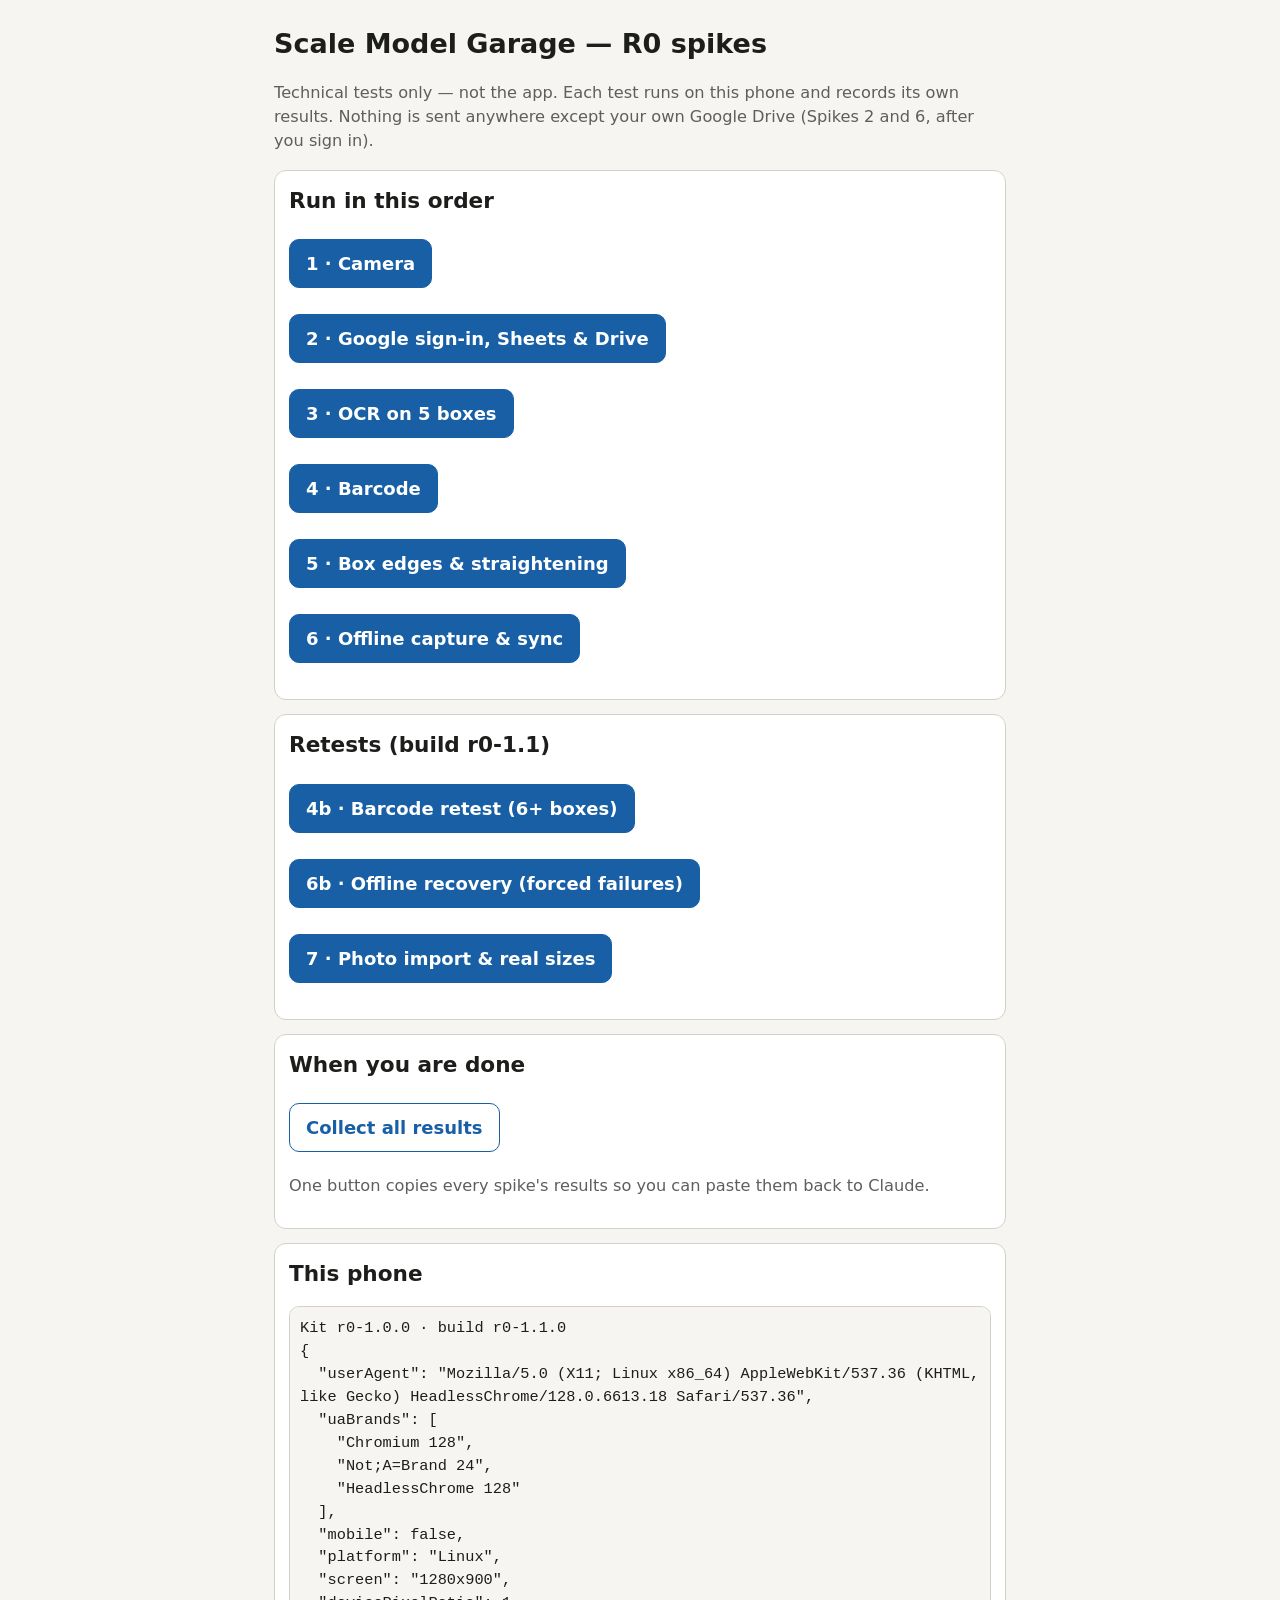
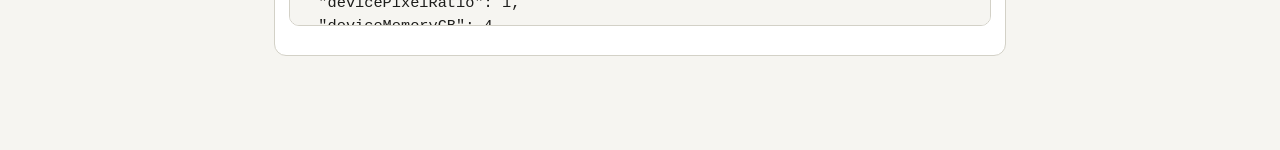
<file: index.html>
<!doctype html>
<html lang="en">
<head>
<meta charset="utf-8">
<meta name="viewport" content="width=device-width, initial-scale=1">
<title>Scale Model Garage — R0 spikes</title>
<link rel="manifest" href="manifest.webmanifest">
<link rel="icon" href="icons/icon-192.png">
<meta name="theme-color" content="#185fa5">
<link rel="stylesheet" href="common/style.css">
</head>
<body>
<main>
  <h1>Scale Model Garage — R0 spikes</h1>
  <p class="muted">Technical tests only — not the app. Each test runs on this phone and records its own results. Nothing is sent anywhere except your own Google Drive (Spikes 2 and 6, after you sign in).</p>

  <div class="card">
    <h2>Run in this order</h2>
    <p><a class="btn" href="spikes/1-camera/index.html">1 · Camera</a></p>
    <p><a class="btn" href="spikes/2-google/index.html">2 · Google sign-in, Sheets &amp; Drive</a></p>
    <p><a class="btn" href="spikes/3-ocr/index.html">3 · OCR on 5 boxes</a></p>
    <p><a class="btn" href="spikes/4-barcode/index.html">4 · Barcode</a></p>
    <p><a class="btn" href="spikes/5-edges/index.html">5 · Box edges &amp; straightening</a></p>
    <p><a class="btn" href="spikes/6-offline/index.html">6 · Offline capture &amp; sync</a></p>
  </div>

  <div class="card">
    <h2>Retests (build r0-1.1)</h2>
    <p><a class="btn" href="spikes/4-barcode/retest.html">4b · Barcode retest (6+ boxes)</a></p>
    <p><a class="btn" href="spikes/6-offline/recovery.html">6b · Offline recovery (forced failures)</a></p>
    <p><a class="btn" href="spikes/1-camera/photo-sizes.html">7 · Photo import &amp; real sizes</a></p>
  </div>

  <div class="card">
    <h2>When you are done</h2>
    <p><a class="btn secondary" href="results.html">Collect all results</a></p>
    <p class="muted">One button copies every spike's results so you can paste them back to Claude.</p>
  </div>

  <div class="card">
    <h2>This phone</h2>
    <pre id="dev"></pre>
  </div>
</main>
<script type="module">
import * as U from './common/util.js';
const { deviceInfo, registerServiceWorker, KIT_VERSION } = U;
const KIT_BUILD = U.KIT_BUILD ?? '(old copy cached — reopen this page)';
registerServiceWorker();
document.getElementById('dev').textContent = `Kit ${KIT_VERSION} · build ${KIT_BUILD}\n` + JSON.stringify(deviceInfo(), null, 2);
</script>
</body>
</html>
</file>
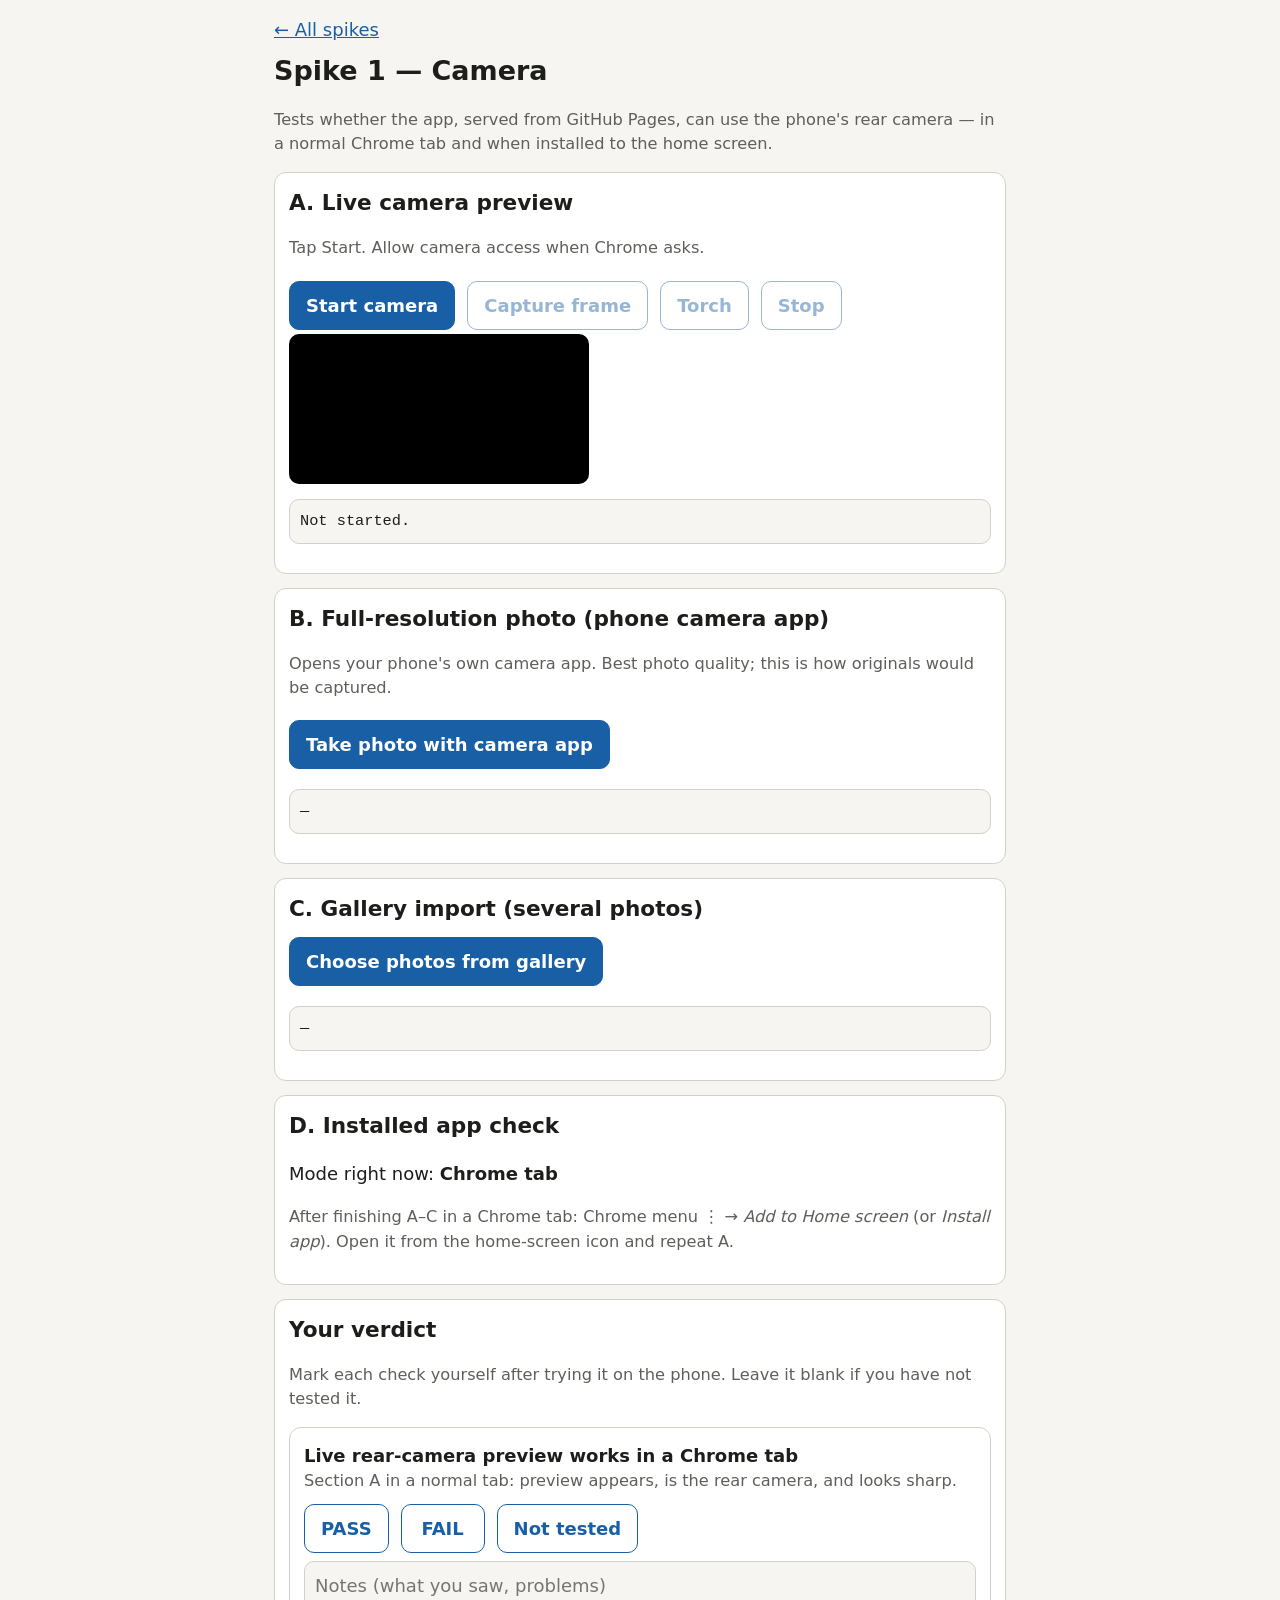
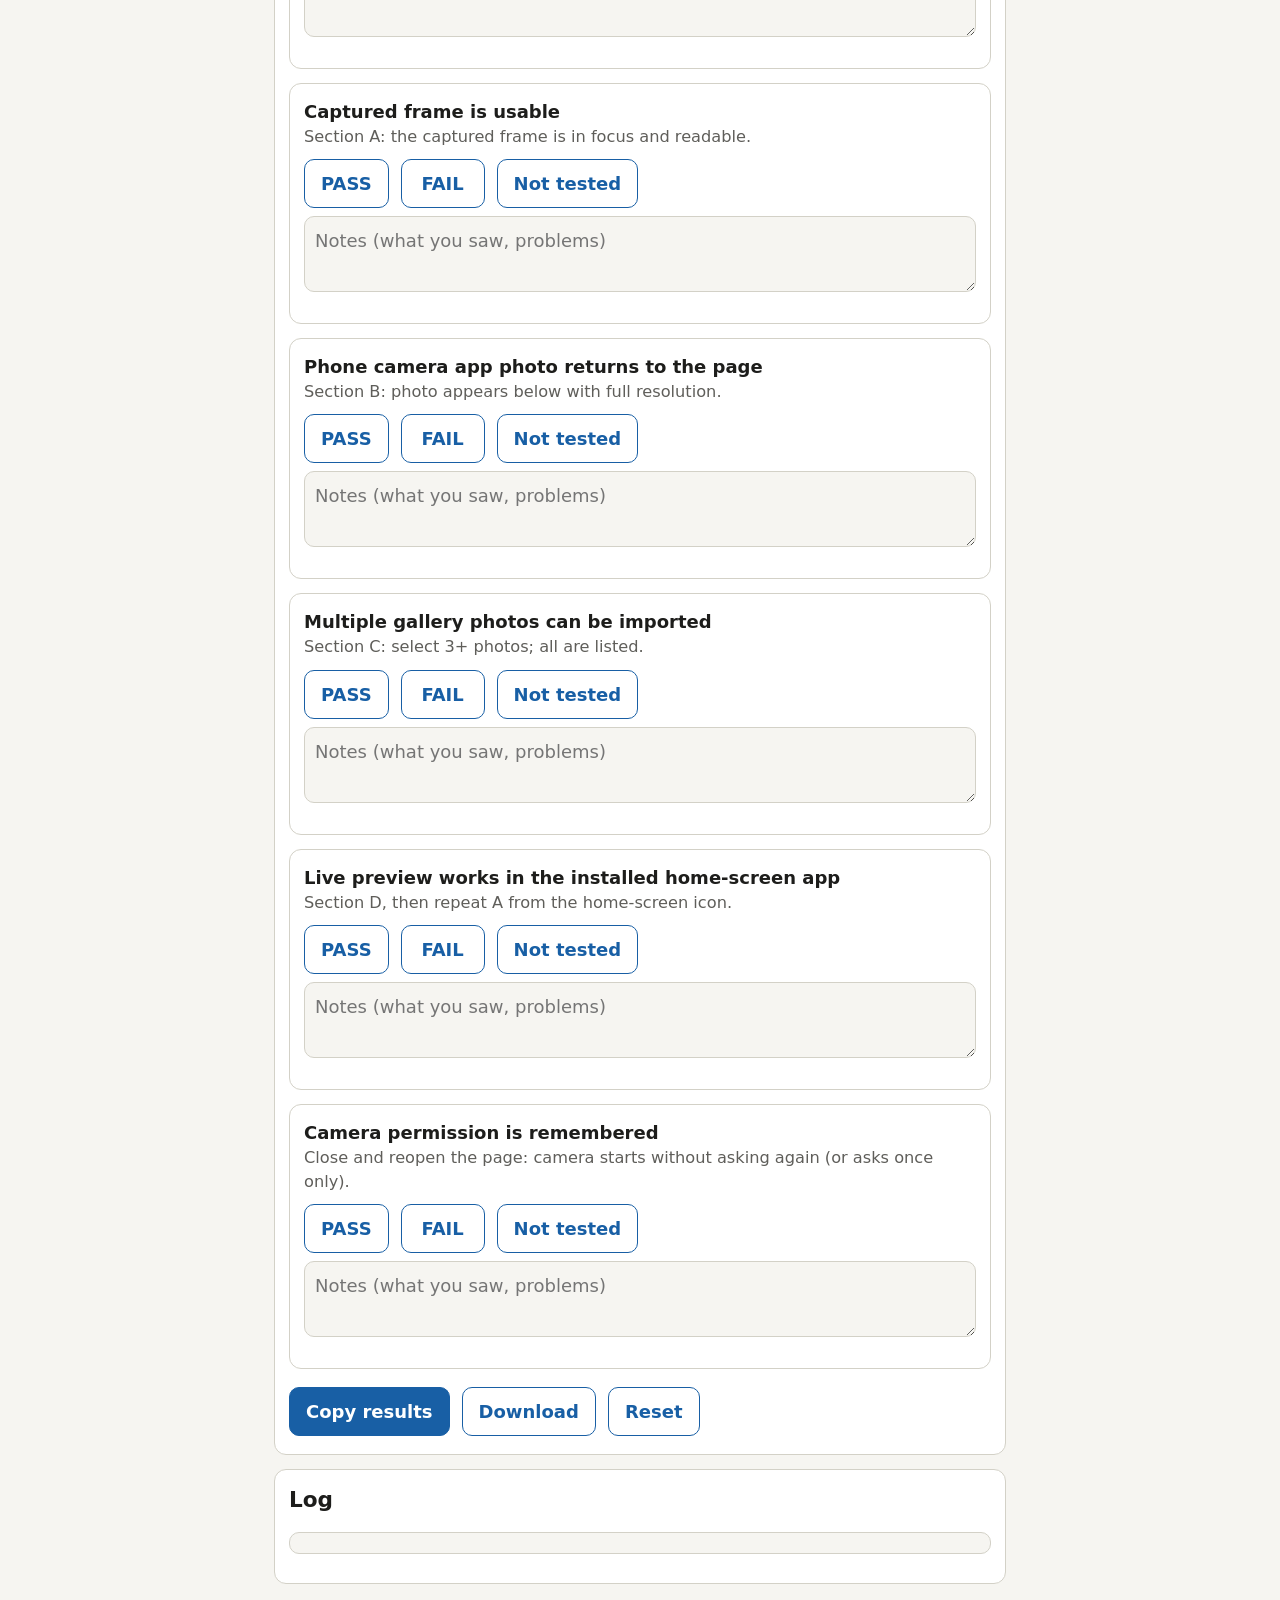
<file: spikes/1-camera/index.html>
<!doctype html>
<html lang="en">
<head>
<meta charset="utf-8">
<meta name="viewport" content="width=device-width, initial-scale=1">
<title>R0-1 Camera</title>
<link rel="manifest" href="../../manifest.webmanifest">
<link rel="icon" href="../../icons/icon-192.png">
<link rel="stylesheet" href="../../common/style.css">
</head>
<body>
<main>
  <a href="../../index.html">← All spikes</a>
  <h1>Spike 1 — Camera</h1>
  <p class="muted">Tests whether the app, served from GitHub Pages, can use the phone's rear camera — in a normal Chrome tab and when installed to the home screen.</p>

  <div class="card">
    <h2>A. Live camera preview</h2>
    <p class="muted">Tap Start. Allow camera access when Chrome asks.</p>
    <div class="row">
      <button id="start">Start camera</button>
      <button id="snap" class="secondary" disabled>Capture frame</button>
      <button id="torch" class="secondary" disabled>Torch</button>
      <button id="stop" class="secondary" disabled>Stop</button>
    </div>
    <video id="video" autoplay playsinline muted></video>
    <pre id="camInfo">Not started.</pre>
    <img id="frame" class="preview" alt="">
  </div>

  <div class="card">
    <h2>B. Full-resolution photo (phone camera app)</h2>
    <p class="muted">Opens your phone's own camera app. Best photo quality; this is how originals would be captured.</p>
    <button id="native">Take photo with camera app</button>
    <pre id="nativeInfo">—</pre>
    <img id="nativeImg" class="preview" alt="">
  </div>

  <div class="card">
    <h2>C. Gallery import (several photos)</h2>
    <button id="gallery">Choose photos from gallery</button>
    <pre id="galleryInfo">—</pre>
  </div>

  <div class="card">
    <h2>D. Installed app check</h2>
    <p>Mode right now: <strong id="mode"></strong></p>
    <p class="muted">After finishing A–C in a Chrome tab: Chrome menu ⋮ → <em>Add to Home screen</em> (or <em>Install app</em>). Open it from the home-screen icon and repeat A.</p>
  </div>

  <div class="card" id="panel"></div>
  <div class="card"><h2>Log</h2><pre id="log"></pre></div>
</main>

<script type="module">
import { $, ms, now, fmtBytes, decodeImage, startRearCamera, stopStream, canvasToBlob, pickFile, registerServiceWorker } from '../../common/util.js';
import { Report } from '../../common/report.js';

registerServiceWorker();
const standalone = matchMedia('(display-mode: standalone)').matches;
$('#mode').textContent = standalone ? 'Installed app (standalone)' : 'Chrome tab';

const report = new Report('spike-1-camera', 'Camera access', [
  { id: 'live-tab', label: 'Live rear-camera preview works in a Chrome tab', how: 'Section A in a normal tab: preview appears, is the rear camera, and looks sharp.' },
  { id: 'frame', label: 'Captured frame is usable', how: 'Section A: the captured frame is in focus and readable.' },
  { id: 'native', label: 'Phone camera app photo returns to the page', how: 'Section B: photo appears below with full resolution.' },
  { id: 'gallery', label: 'Multiple gallery photos can be imported', how: 'Section C: select 3+ photos; all are listed.' },
  { id: 'live-installed', label: 'Live preview works in the installed home-screen app', how: 'Section D, then repeat A from the home-screen icon.' },
  { id: 'permission-persist', label: 'Camera permission is remembered', how: 'Close and reopen the page: camera starts without asking again (or asks once only).' },
]);
report.renderPanel($('#panel'));

let stream = null, torchOn = false;

async function permissionState() {
  try { return (await navigator.permissions.query({ name: 'camera' })).state; } catch { return 'unknown'; }
}

$('#start').onclick = async () => {
  const before = await permissionState();
  const t0 = now();
  try {
    stream = await startRearCamera($('#video'), { width: 3840, height: 2160 });
    const track = stream.getVideoTracks()[0];
    const settings = track.getSettings();
    const caps = track.getCapabilities ? track.getCapabilities() : {};
    const info = {
      mode: standalone ? 'standalone' : 'tab',
      permissionBefore: before,
      timeToFirstFrameMs: ms(t0),
      label: track.label,
      facingMode: settings.facingMode,
      resolution: `${settings.width}x${settings.height}`,
      frameRate: settings.frameRate,
      focusModes: caps.focusMode || null,
      torchSupported: !!caps.torch,
      zoomRange: caps.zoom ? [caps.zoom.min, caps.zoom.max] : null,
      maxResolution: caps.width ? `${caps.width.max}x${caps.height.max}` : null,
      imageCaptureApi: 'ImageCapture' in window,
    };
    $('#camInfo').textContent = JSON.stringify(info, null, 2);
    report.push('liveRuns', info);
    report.log(`Camera started in ${info.timeToFirstFrameMs} ms at ${info.resolution}`);
    $('#snap').disabled = $('#stop').disabled = false;
    $('#torch').disabled = !info.torchSupported;
  } catch (e) {
    $('#camInfo').textContent = `FAILED: ${e.name}: ${e.message}`;
    report.push('liveRuns', { mode: standalone ? 'standalone' : 'tab', permissionBefore: before, error: `${e.name}: ${e.message}` });
    report.log(`Camera failed: ${e.name}: ${e.message}`);
  }
};

$('#snap').onclick = async () => {
  const v = $('#video');
  const track = stream.getVideoTracks()[0];
  let result;
  if ('ImageCapture' in window) {
    try {
      const t0 = now();
      const blob = await new ImageCapture(track).takePhoto();
      const bmp = await decodeImage(blob);
      result = { method: 'ImageCapture.takePhoto', ms: ms(t0), resolution: `${bmp.width}x${bmp.height}`, size: fmtBytes(blob.size) };
      $('#frame').src = URL.createObjectURL(blob);
    } catch (e) { result = { method: 'ImageCapture.takePhoto', error: e.message }; }
  }
  if (!result || result.error) {
    const t0 = now();
    const c = document.createElement('canvas');
    c.width = v.videoWidth; c.height = v.videoHeight;
    c.getContext('2d').drawImage(v, 0, 0);
    const blob = await canvasToBlob(c, 'image/jpeg', 0.92);
    result = { ...(result ? { imageCaptureError: result.error } : {}), method: 'video frame → canvas', ms: ms(t0), resolution: `${c.width}x${c.height}`, size: fmtBytes(blob.size) };
    $('#frame').src = URL.createObjectURL(blob);
  }
  report.push('frames', result);
  report.log(`Frame captured via ${result.method}: ${result.resolution}, ${result.size}`);
};

$('#torch').onclick = async () => {
  try {
    torchOn = !torchOn;
    await stream.getVideoTracks()[0].applyConstraints({ advanced: [{ torch: torchOn }] });
    report.log(`Torch ${torchOn ? 'on' : 'off'}`);
  } catch (e) { report.log(`Torch error: ${e.message}`); }
};

$('#stop').onclick = () => {
  stopStream(stream); stream = null;
  $('#snap').disabled = $('#stop').disabled = $('#torch').disabled = true;
  report.log('Camera stopped');
};

$('#native').onclick = async () => {
  const [file] = await pickFile({ capture: true });
  if (!file) return;
  const t0 = now();
  const bmp = await decodeImage(file);
  const info = { name: file.name, type: file.type, size: fmtBytes(file.size), resolution: `${bmp.width}x${bmp.height}`, decodeMs: ms(t0) };
  $('#nativeInfo').textContent = JSON.stringify(info, null, 2);
  $('#nativeImg').src = URL.createObjectURL(file);
  report.push('nativePhotos', { ...info, name: undefined });
  report.log(`Native camera photo ${info.resolution}, ${info.size}`);
};

$('#gallery').onclick = async () => {
  const files = await pickFile({ multiple: true });
  if (!files.length) return;
  const rows = [];
  for (const f of files) {
    try { const b = await decodeImage(f); rows.push({ type: f.type, size: fmtBytes(f.size), resolution: `${b.width}x${b.height}` }); }
    catch (e) { rows.push({ type: f.type, size: fmtBytes(f.size), error: e.message }); }
  }
  $('#galleryInfo').textContent = `${files.length} photo(s)\n` + rows.map((r, i) => `${i + 1}. ${r.resolution || r.error}  ${r.size}  ${r.type}`).join('\n');
  report.push('galleryImports', { count: files.length, items: rows });
  report.log(`Gallery import: ${files.length} photos`);
};
</script>
</body>
</html>
</file>
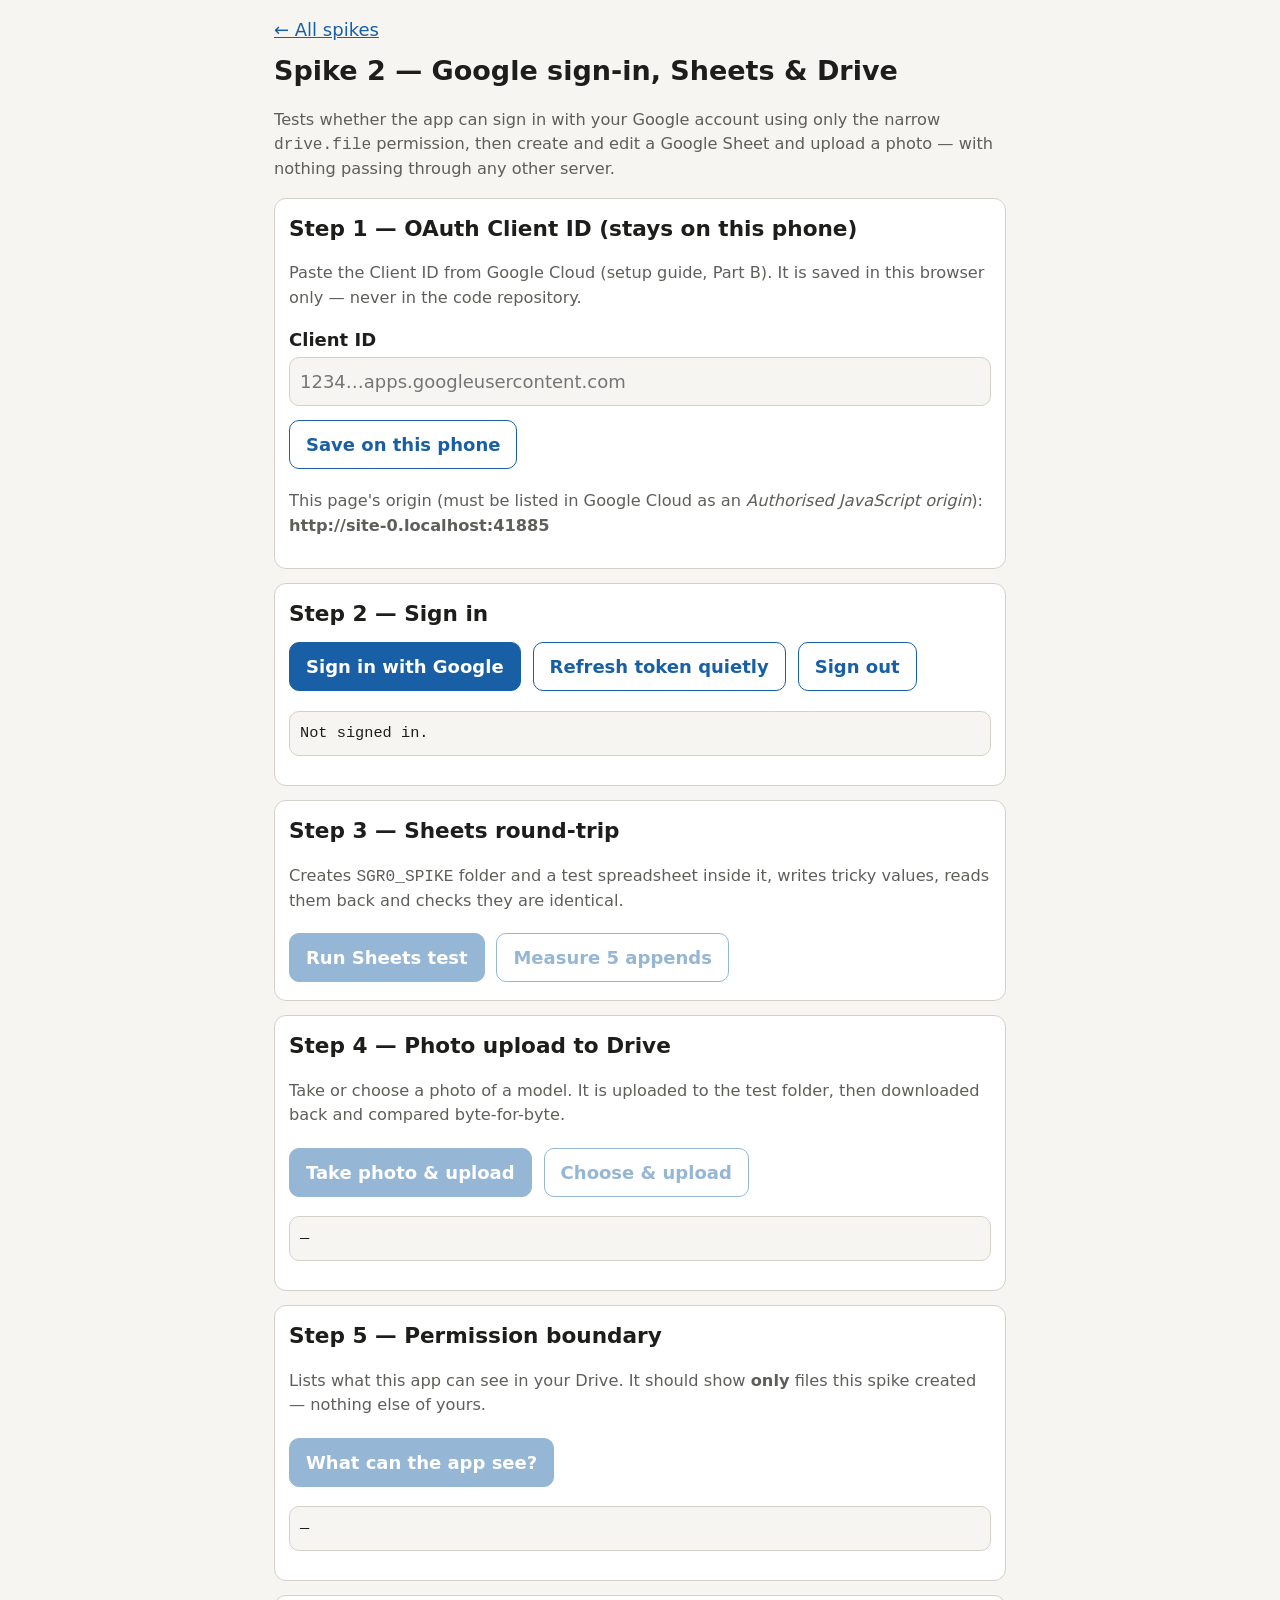
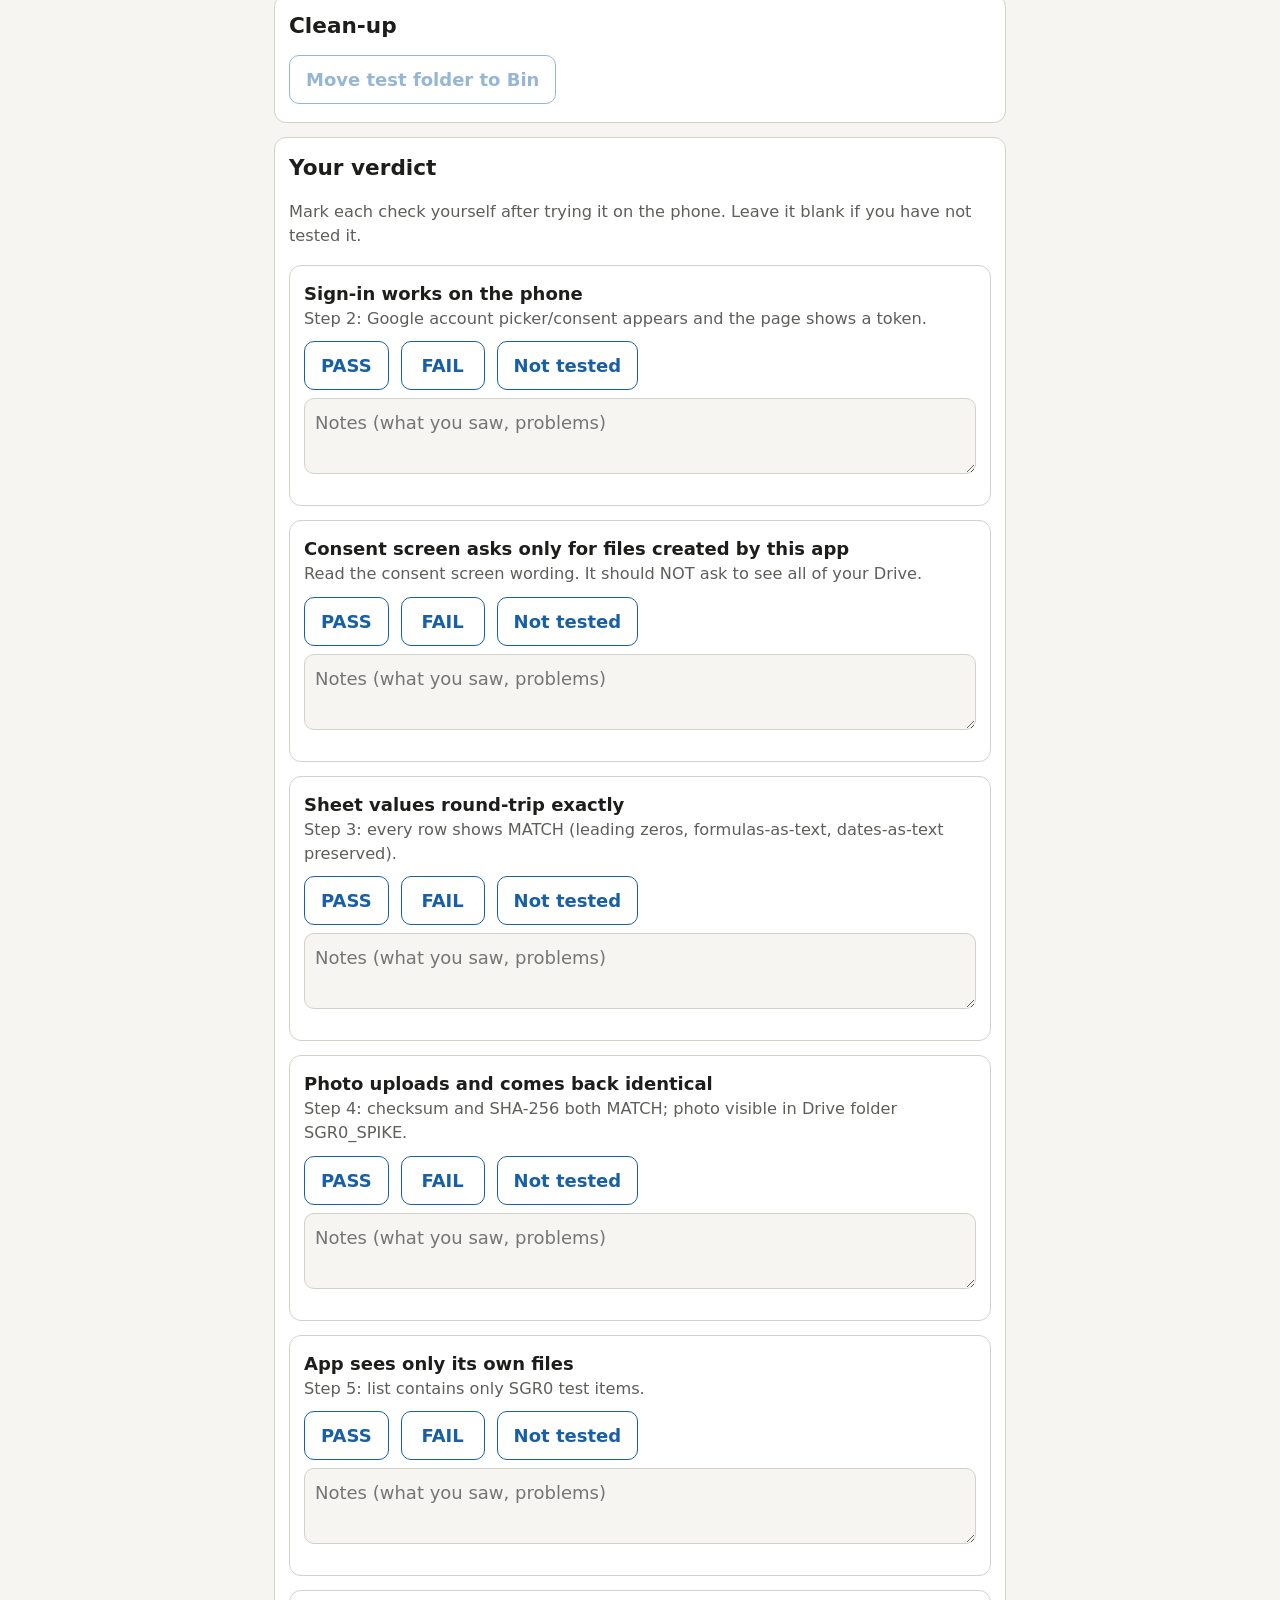
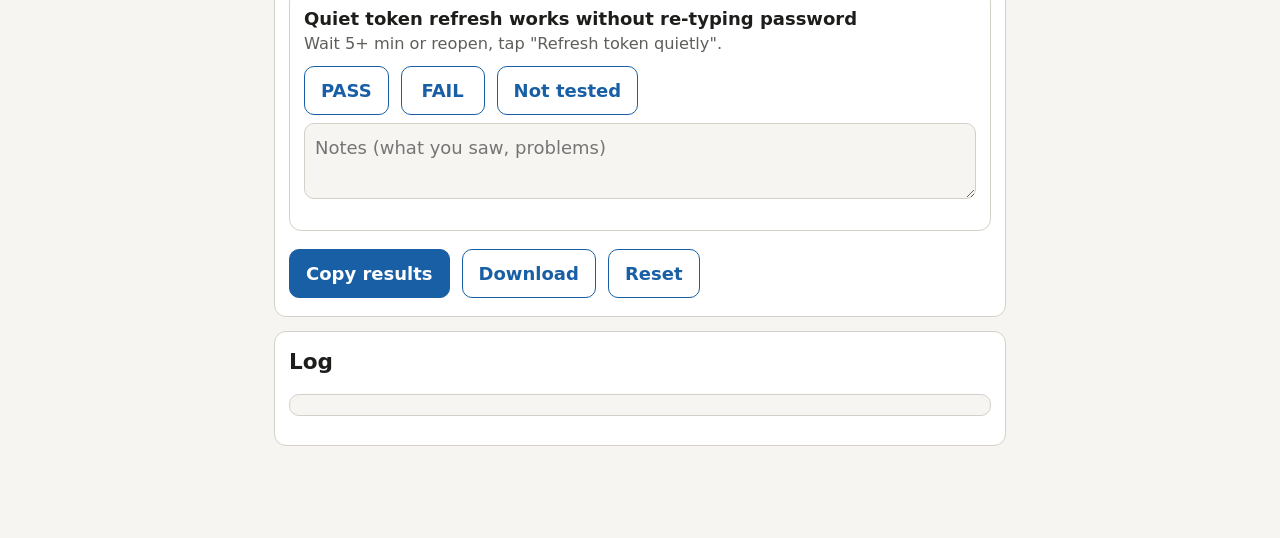
<file: spikes/2-google/index.html>
<!doctype html>
<html lang="en">
<head>
<meta charset="utf-8">
<meta name="viewport" content="width=device-width, initial-scale=1">
<title>R0-2 Google sign-in, Sheets, Drive</title>
<link rel="manifest" href="../../manifest.webmanifest">
<link rel="icon" href="../../icons/icon-192.png">
<link rel="stylesheet" href="../../common/style.css">
</head>
<body>
<main>
  <a href="../../index.html">← All spikes</a>
  <h1>Spike 2 — Google sign-in, Sheets &amp; Drive</h1>
  <p class="muted">Tests whether the app can sign in with your Google account using only the narrow <code>drive.file</code> permission, then create and edit a Google Sheet and upload a photo — with nothing passing through any other server.</p>

  <div class="card">
    <h2>Step 1 — OAuth Client ID (stays on this phone)</h2>
    <p class="muted">Paste the Client ID from Google Cloud (setup guide, Part B). It is saved in this browser only — never in the code repository.</p>
    <label for="cid">Client ID</label>
    <input id="cid" type="text" placeholder="1234…apps.googleusercontent.com" autocomplete="off" autocapitalize="off" spellcheck="false">
    <button id="saveCid" class="secondary">Save on this phone</button>
    <p class="muted">This page's origin (must be listed in Google Cloud as an <em>Authorised JavaScript origin</em>): <strong id="origin"></strong></p>
  </div>

  <div class="card">
    <h2>Step 2 — Sign in</h2>
    <div class="row">
      <button id="signin">Sign in with Google</button>
      <button id="silent" class="secondary">Refresh token quietly</button>
      <button id="signout" class="secondary">Sign out</button>
    </div>
    <pre id="authInfo">Not signed in.</pre>
  </div>

  <div class="card">
    <h2>Step 3 — Sheets round-trip</h2>
    <p class="muted">Creates <code>SGR0_SPIKE</code> folder and a test spreadsheet inside it, writes tricky values, reads them back and checks they are identical.</p>
    <button id="sheetTest" disabled>Run Sheets test</button>
    <button id="latency" class="secondary" disabled>Measure 5 appends</button>
    <div id="sheetResult"></div>
  </div>

  <div class="card">
    <h2>Step 4 — Photo upload to Drive</h2>
    <p class="muted">Take or choose a photo of a model. It is uploaded to the test folder, then downloaded back and compared byte-for-byte.</p>
    <div class="row">
      <button id="upCam" disabled>Take photo &amp; upload</button>
      <button id="upGal" class="secondary" disabled>Choose &amp; upload</button>
    </div>
    <pre id="uploadInfo">—</pre>
  </div>

  <div class="card">
    <h2>Step 5 — Permission boundary</h2>
    <p class="muted">Lists what this app can see in your Drive. It should show <strong>only</strong> files this spike created — nothing else of yours.</p>
    <button id="visible" disabled>What can the app see?</button>
    <pre id="visibleInfo">—</pre>
  </div>

  <div class="card">
    <h2>Clean-up</h2>
    <button id="cleanup" class="secondary" disabled>Move test folder to Bin</button>
  </div>

  <div class="card" id="panel"></div>
  <div class="card"><h2>Log</h2><pre id="log"></pre></div>
</main>

<script type="module">
import { $, el, now, ms, fmtBytes, pickFile, sha256Hex, registerServiceWorker } from '../../common/util.js';
import { Report } from '../../common/report.js';
import { getClientId, setClientId, signIn, signOut, hasToken, tokenInfo, drive, sheets, SCOPE } from '../../common/google.js';
import { md5Blob } from '../../common/md5.js';

registerServiceWorker();
$('#origin').textContent = location.origin;
$('#cid').value = getClientId();

const report = new Report('spike-2-google', 'Google sign-in, Sheets and Drive', [
  { id: 'signin', label: 'Sign-in works on the phone', how: 'Step 2: Google account picker/consent appears and the page shows a token.' },
  { id: 'scope', label: 'Consent screen asks only for files created by this app', how: 'Read the consent screen wording. It should NOT ask to see all of your Drive.' },
  { id: 'sheets', label: 'Sheet values round-trip exactly', how: 'Step 3: every row shows MATCH (leading zeros, formulas-as-text, dates-as-text preserved).' },
  { id: 'upload', label: 'Photo uploads and comes back identical', how: 'Step 4: checksum and SHA-256 both MATCH; photo visible in Drive folder SGR0_SPIKE.' },
  { id: 'boundary', label: 'App sees only its own files', how: 'Step 5: list contains only SGR0 test items.' },
  { id: 'reauth', label: 'Quiet token refresh works without re-typing password', how: 'Wait 5+ min or reopen, tap "Refresh token quietly".' },
]);
report.renderPanel($('#panel'));

const state = JSON.parse(localStorage.getItem('sgr0.spike2.state') || '{}');
const saveState = () => localStorage.setItem('sgr0.spike2.state', JSON.stringify(state));

function setSignedIn() {
  const on = hasToken();
  for (const id of ['sheetTest', 'latency', 'upCam', 'upGal', 'visible', 'cleanup']) $('#' + id).disabled = !on;
  $('#authInfo').textContent = on ? JSON.stringify({ signedIn: true, ...tokenInfo() }, null, 2) : 'Not signed in.';
}

$('#saveCid').onclick = () => {
  const v = $('#cid').value.trim();
  if (!/\.apps\.googleusercontent\.com$/.test(v)) { alert('That does not look like an OAuth Client ID (should end in .apps.googleusercontent.com).'); return; }
  setClientId(v); report.log('Client ID saved on this phone (not shown in report)');
};

async function doSignIn(prompt) {
  const t0 = now();
  try {
    const info = await signIn({ prompt });
    const r = { prompt: prompt || '(default)', ms: ms(t0), grantedScope: info.scope, onlyDriveFile: info.scope.split(' ').every(s => s === SCOPE || /userinfo|openid/.test(s)), expiresInSec: info.expiresInSec };
    report.push('signIns', r);
    report.log(`Signed in (${r.ms} ms), scope: ${info.scope}`);
  } catch (e) {
    report.push('signIns', { prompt, error: e.message });
    report.log(`Sign-in failed: ${e.message}`);
    alert(e.message);
  }
  setSignedIn();
}
$('#signin').onclick = () => doSignIn('');
$('#silent').onclick = () => doSignIn('none');
$('#signout').onclick = () => { signOut(); setSignedIn(); report.log('Signed out'); };

async function ensureFolder() {
  if (state.folderId) {
    try { const f = await drive.get(state.folderId); if (!f.trashed) return state.folderId; } catch {}
  }
  const f = await drive.createFolder(`SGR0_SPIKE_${new Date().toISOString().slice(0, 10)}`);
  state.folderId = f.id; saveState();
  report.log(`Created Drive folder ${f.name}`);
  return f.id;
}

const TRICKY = [
  ['label', 'value'],
  ['product code, leading zeros', '00567'],
  ['product code, alphanumeric', 'MGT00567'],
  ['code with hyphen and slash', 'KS-08/2024-A'],
  ['scale ratio', '1:64'],
  ['looks like a date', '2026-11-22'],
  ['looks like a formula', '=1+1'],
  ['looks like a negative number', '-0045'],
  ['long barcode (EAN-13)', '4897018671234'],
  ['accented text', 'Škoda Octavia RS — Citroën'],
  ['leading/trailing spaces', '  Porsche 911  '],
  ['empty string', ''],
];

$('#sheetTest').onclick = async () => {
  const out = $('#sheetResult'); out.innerHTML = 'Running…';
  const t = {};
  try {
    const folderId = await ensureFolder();
    let t0 = now();
    const ss = await sheets.create(`SGR0_SPIKE_SHEET_${Date.now()}`, ['MODELS', 'INVENTORY']);
    t.createMs = ms(t0);
    t0 = now();
    const meta = await drive.get(ss.spreadsheetId, 'id,parents');
    await drive.move(ss.spreadsheetId, folderId, (meta.parents || []).join(','));
    t.moveMs = ms(t0);
    t0 = now();
    await sheets.write(ss.spreadsheetId, 'MODELS!A1', TRICKY);
    t.writeMs = ms(t0);
    t0 = now();
    const back = await sheets.read(ss.spreadsheetId, 'MODELS!A1:B20');
    t.readMs = ms(t0);
    t0 = now();
    await sheets.addTab(ss.spreadsheetId, 'SETTINGS');
    await sheets.write(ss.spreadsheetId, 'SETTINGS!A1', [['schema_version', '1']]);
    t.addTabMs = ms(t0);
    state.spreadsheetId = ss.spreadsheetId; saveState();

    const rows = back.values || [];
    const table = el('table', {}, el('tr', {}, el('th', {}, 'Value sent'), el('th', {}, 'Read back'), el('th', {}, '')));
    const results = TRICKY.slice(1).map((row, i) => {
      const got = rows[i + 1]?.[1];
      // Sheets omits trailing empty cells; treat missing as empty string.
      const gotNorm = got === undefined ? '' : got;
      const match = gotNorm === row[1] && typeof gotNorm === 'string';
      table.append(el('tr', {}, el('td', {}, JSON.stringify(row[1])), el('td', {}, JSON.stringify(got)),
        el('td', { class: match ? 'ok' : 'bad' }, match ? 'MATCH' : 'DIFFERENT')));
      return { label: row[0], sent: row[1], got, type: typeof got, match };
    });
    const allMatch = results.every(r => r.match);
    out.innerHTML = '';
    out.append(el('p', {}, el('span', { class: `pill ${allMatch ? 'ok' : 'bad'}` }, allMatch ? 'All values identical' : 'Some values changed')),
      table, el('p', { class: 'muted' }, `Timings: ${JSON.stringify(t)}`),
      el('p', {}, el('a', { href: ss.spreadsheetUrl, target: '_blank', rel: 'noopener' }, 'Open the test sheet in Google Sheets')));
    report.measure('sheetsRoundTrip', { timings: t, allMatch, results });
    report.log(`Sheets round-trip: ${allMatch ? 'all match' : 'MISMATCH'}`, t);
  } catch (e) {
    out.textContent = `FAILED: ${e.message}`;
    report.measure('sheetsRoundTrip', { error: e.message, timings: t });
    report.log(`Sheets test failed: ${e.message}`);
  }
};

$('#latency').onclick = async () => {
  if (!state.spreadsheetId) { alert('Run the Sheets test first.'); return; }
  const times = [];
  try {
    for (let i = 0; i < 5; i++) {
      const t0 = now();
      await sheets.append(state.spreadsheetId, 'INVENTORY!A1', [[`row-${i}`, new Date().toISOString()]]);
      times.push(ms(t0));
    }
    const avg = Math.round(times.reduce((a, b) => a + b, 0) / times.length);
    report.measure('appendLatencyMs', { times, avg, online: navigator.onLine,
      connection: navigator.connection ? { type: navigator.connection.effectiveType, downlinkMbps: navigator.connection.downlink } : null });
    report.log(`5 appends: ${times.join(', ')} ms (avg ${avg})`);
    alert(`Average append: ${avg} ms`);
  } catch (e) { report.log(`Append failed: ${e.message}`); }
};

async function uploadFlow(capture) {
  const [file] = await pickFile({ capture });
  if (!file) return;
  const info = $('#uploadInfo');
  info.textContent = 'Uploading…';
  try {
    const folderId = await ensureFolder();
    const [localMd5, localSha] = await Promise.all([md5Blob(file), sha256Hex(file)]);
    let t0 = now();
    const up = await drive.upload(file, {
      name: `SGR0_photo_${Date.now()}.jpg`, parents: [folderId], mimeType: file.type || 'image/jpeg',
      appProperties: { sgr0: 'spike2' },
    });
    const uploadMs = ms(t0);
    t0 = now();
    const back = await drive.download(up.id);
    const downloadMs = ms(t0);
    const backSha = await sha256Hex(back);
    const r = {
      size: fmtBytes(file.size), sizeBytes: file.size, driveSize: Number(up.size),
      uploadMs, downloadMs,
      uploadMbps: +((file.size * 8) / (uploadMs / 1000) / 1e6).toFixed(2),
      md5Match: up.md5Checksum === localMd5, sha256Match: backSha === localSha,
    };
    info.textContent = JSON.stringify(r, null, 2);
    report.push('uploads', r);
    report.log(`Uploaded ${r.size} in ${uploadMs} ms; md5 ${r.md5Match ? 'MATCH' : 'DIFF'}; sha256 ${r.sha256Match ? 'MATCH' : 'DIFF'}`);
  } catch (e) {
    info.textContent = `FAILED: ${e.message}`;
    report.push('uploads', { error: e.message });
    report.log(`Upload failed: ${e.message}`);
  }
}
$('#upCam').onclick = () => uploadFlow(true);
$('#upGal').onclick = () => uploadFlow(false);

$('#visible').onclick = async () => {
  try {
    const res = await drive.list('trashed=false', 'files(id,name,mimeType)');
    const names = res.files.map(f => f.name);
    const foreign = names.filter(n => !n.startsWith('SGR0_'));
    $('#visibleInfo').textContent = `App can see ${names.length} item(s):\n` + names.join('\n') +
      (foreign.length ? `\n\n⚠ ${foreign.length} item(s) not created by this kit` : '\n\nOnly SGR0 test items — boundary holds.');
    report.measure('visibilityCheck', { visibleCount: names.length, foreignCount: foreign.length });
    report.log(`Visibility: ${names.length} items, ${foreign.length} foreign`);
  } catch (e) { $('#visibleInfo').textContent = `FAILED: ${e.message}`; }
};

$('#cleanup').onclick = async () => {
  if (!state.folderId || !confirm('Move the SGR0_SPIKE test folder (and its contents) to the Drive Bin?')) return;
  try { await drive.trash(state.folderId); report.log('Test folder moved to Bin'); delete state.folderId; delete state.spreadsheetId; saveState(); }
  catch (e) { report.log(`Clean-up failed: ${e.message}`); }
};

setSignedIn();
</script>
</body>
</html>
</file>
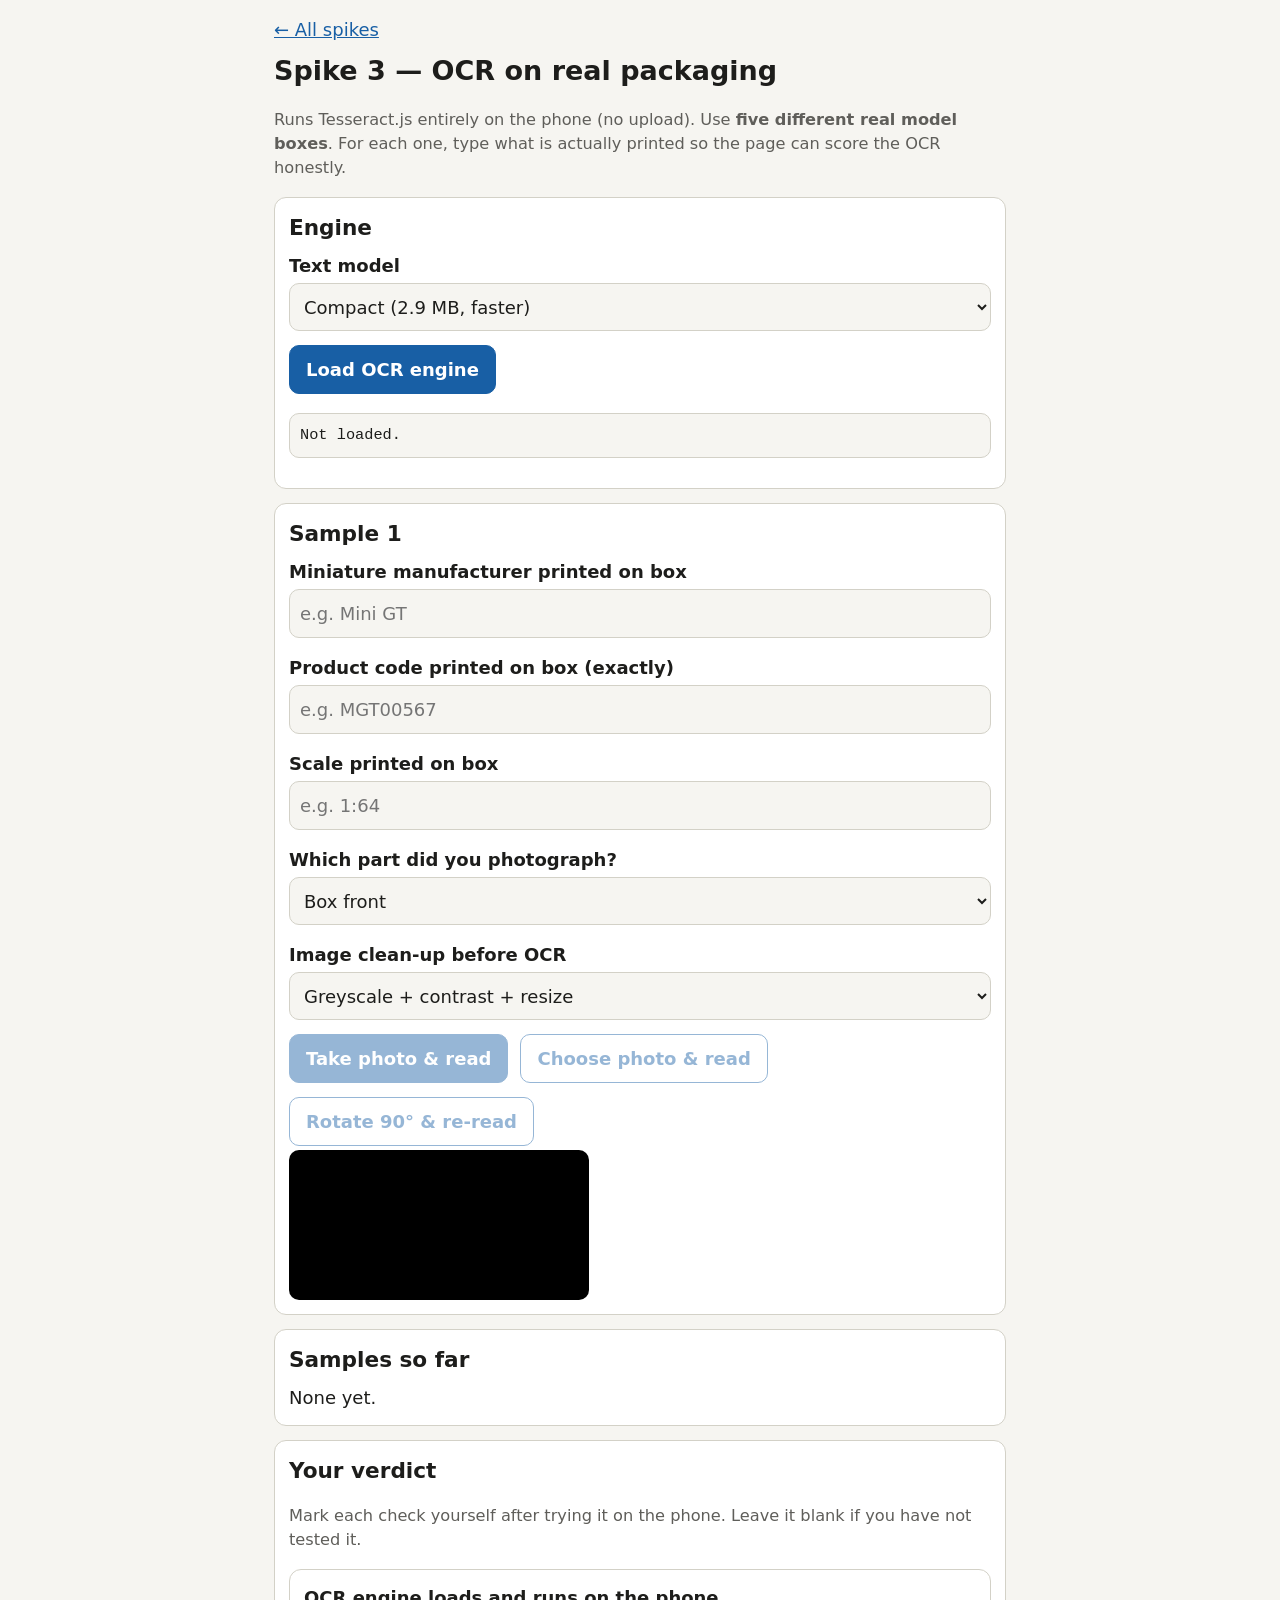
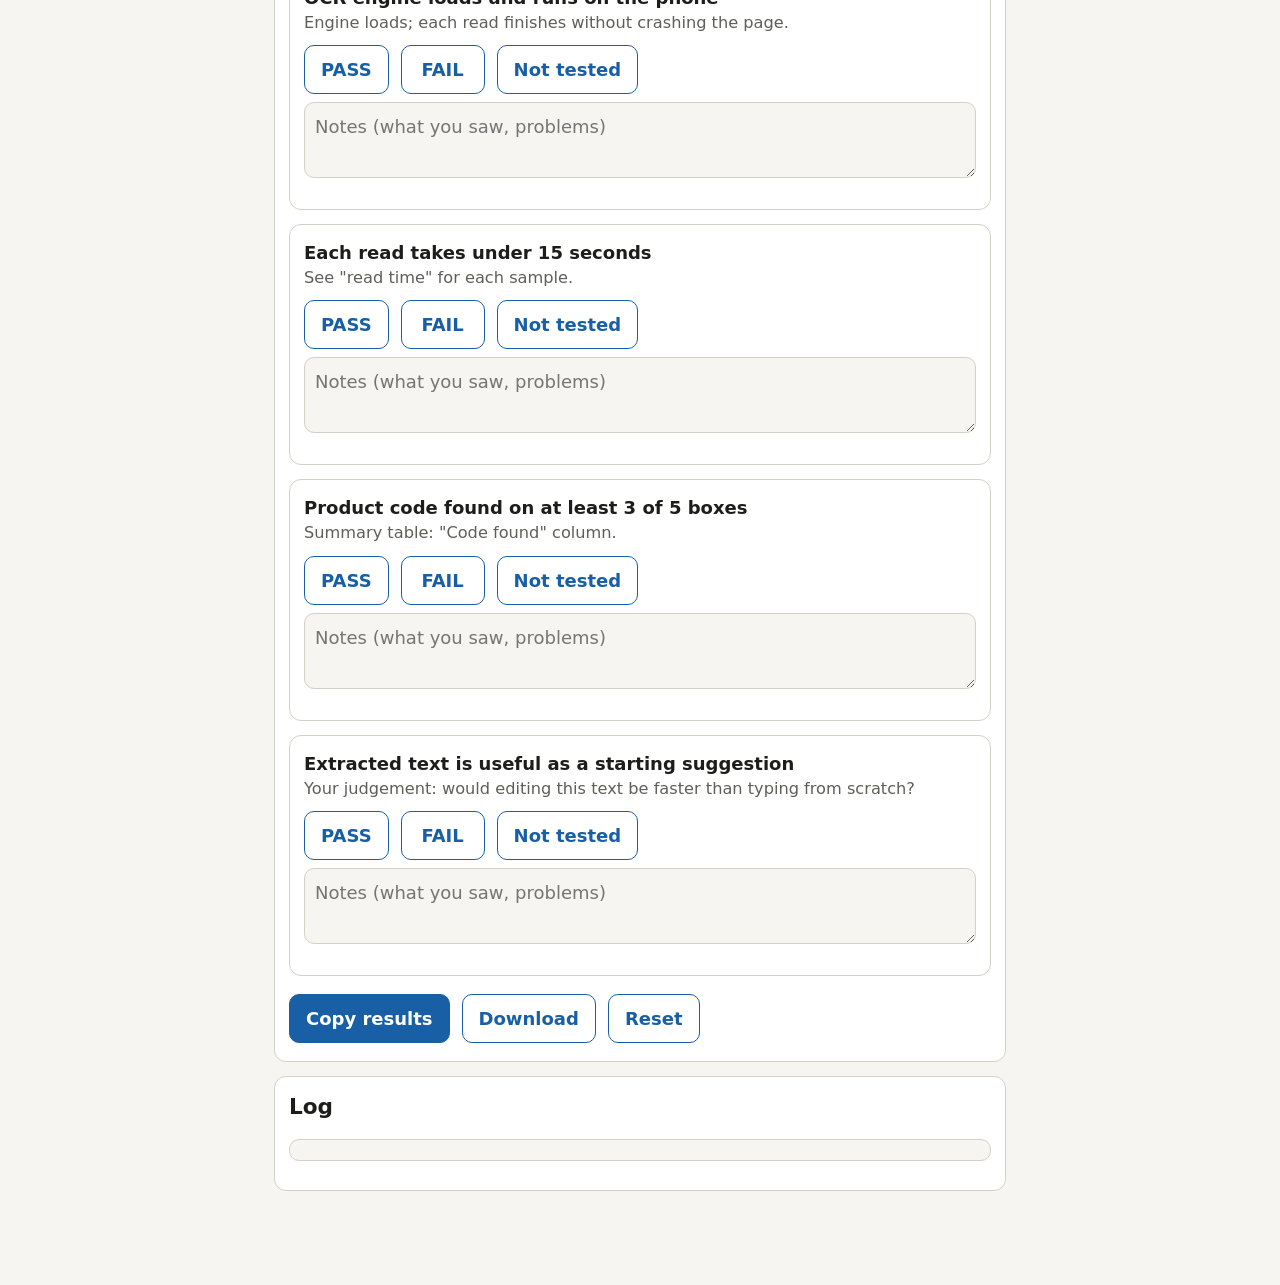
<file: spikes/3-ocr/index.html>
<!doctype html>
<html lang="en">
<head>
<meta charset="utf-8">
<meta name="viewport" content="width=device-width, initial-scale=1">
<title>R0-3 OCR</title>
<link rel="manifest" href="../../manifest.webmanifest">
<link rel="icon" href="../../icons/icon-192.png">
<link rel="stylesheet" href="../../common/style.css">
</head>
<body>
<main>
  <a href="../../index.html">← All spikes</a>
  <h1>Spike 3 — OCR on real packaging</h1>
  <p class="muted">Runs Tesseract.js entirely on the phone (no upload). Use <strong>five different real model boxes</strong>. For each one, type what is actually printed so the page can score the OCR honestly.</p>

  <div class="card">
    <h2>Engine</h2>
    <label for="model">Text model</label>
    <select id="model">
      <option value="int">Compact (2.9 MB, faster)</option>
      <option value="full">Full (11 MB, may be more accurate)</option>
    </select>
    <button id="load">Load OCR engine</button>
    <pre id="engineInfo">Not loaded.</pre>
  </div>

  <div class="card">
    <h2>Sample <span id="sampleNo">1</span></h2>
    <label for="truthMaker">Miniature manufacturer printed on box</label>
    <input id="truthMaker" type="text" placeholder="e.g. Mini GT">
    <label for="truthCode">Product code printed on box (exactly)</label>
    <input id="truthCode" type="text" placeholder="e.g. MGT00567" autocapitalize="characters">
    <label for="truthScale">Scale printed on box</label>
    <input id="truthScale" type="text" placeholder="e.g. 1:64">
    <label for="truthKind">Which part did you photograph?</label>
    <select id="truthKind">
      <option>Box front</option><option>Box end/side label</option><option>Box back</option>
      <option>Model underside</option><option>Sticker/label close-up</option>
    </select>
    <label for="prep">Image clean-up before OCR</label>
    <select id="prep">
      <option value="none">None (original photo)</option>
      <option value="enhance" selected>Greyscale + contrast + resize</option>
    </select>
    <div class="row">
      <button id="cam" disabled>Take photo &amp; read</button>
      <button id="gal" class="secondary" disabled>Choose photo &amp; read</button>
      <button id="rot" class="secondary" disabled>Rotate 90° &amp; re-read</button>
    </div>
    <canvas id="view"></canvas>
    <div id="result"></div>
  </div>

  <div class="card">
    <h2>Samples so far</h2>
    <div id="summary">None yet.</div>
  </div>

  <div class="card" id="panel"></div>
  <div class="card"><h2>Log</h2><pre id="log"></pre></div>
</main>

<script src="../../vendor/tesseract/tesseract.min.js"></script>
<script type="module">
import { $, el, now, ms, fmtBytes, decodeImage, bitmapToCanvas, rotateCanvas, pickFile, registerServiceWorker } from '../../common/util.js';
import { Report } from '../../common/report.js';

registerServiceWorker();
const report = new Report('spike-3-ocr', 'OCR on packaging', [
  { id: 'runs', label: 'OCR engine loads and runs on the phone', how: 'Engine loads; each read finishes without crashing the page.' },
  { id: 'speed', label: 'Each read takes under 15 seconds', how: 'See "read time" for each sample.' },
  { id: 'code', label: 'Product code found on at least 3 of 5 boxes', how: 'Summary table: "Code found" column.' },
  { id: 'useful', label: 'Extracted text is useful as a starting suggestion', how: 'Your judgement: would editing this text be faster than typing from scratch?' },
]);
report.renderPanel($('#panel'));

const base = new URL('../../vendor/tesseract/', location.href).href;
let worker = null, currentCanvas = null, turns = 0;

$('#load').onclick = async () => {
  if (worker) { await worker.terminate(); worker = null; }
  const model = $('#model').value;
  const t0 = now();
  $('#engineInfo').textContent = 'Loading…';
  try {
    worker = await Tesseract.createWorker('eng', 1, {
      workerPath: base + 'worker.min.js',
      corePath: base + 'core',
      langPath: base + 'lang/' + model,
      gzip: true,
      logger: m => { if (m.status) $('#engineInfo').textContent = `${m.status} ${Math.round((m.progress || 0) * 100)}%`; },
    });
    const loadMs = ms(t0);
    $('#engineInfo').textContent = `Ready (${model} model) in ${loadMs} ms`;
    report.push('engineLoads', { model, loadMs, simd: typeof WebAssembly === 'object' });
    report.log(`OCR engine (${model}) loaded in ${loadMs} ms`);
    $('#cam').disabled = $('#gal').disabled = false;
  } catch (e) {
    $('#engineInfo').textContent = `FAILED: ${e.message || e}`;
    report.log(`Engine load failed: ${e.message || e}`);
  }
};

function enhance(src) {
  // Upscale small images / downscale huge ones to ~2000 px wide, greyscale, stretch contrast.
  const target = 2000;
  const scale = target / Math.max(src.width, src.height);
  const c = document.createElement('canvas');
  c.width = Math.round(src.width * scale); c.height = Math.round(src.height * scale);
  const ctx = c.getContext('2d', { willReadFrequently: true });
  ctx.imageSmoothingQuality = 'high';
  ctx.drawImage(src, 0, 0, c.width, c.height);
  const img = ctx.getImageData(0, 0, c.width, c.height);
  const d = img.data;
  let lo = 255, hi = 0;
  const g = new Uint8ClampedArray(d.length / 4);
  for (let i = 0, j = 0; i < d.length; i += 4, j++) {
    const v = 0.299 * d[i] + 0.587 * d[i + 1] + 0.114 * d[i + 2];
    g[j] = v; if (v < lo) lo = v; if (v > hi) hi = v;
  }
  const range = Math.max(1, hi - lo);
  for (let i = 0, j = 0; i < d.length; i += 4, j++) {
    const v = ((g[j] - lo) * 255) / range;
    d[i] = d[i + 1] = d[i + 2] = v;
  }
  ctx.putImageData(img, 0, 0);
  return c;
}

const norm = (s) => (s || '').toUpperCase().replace(/\s+/g, '');
// Smallest number of single-character edits needed to find `pat` anywhere inside `text`
// (approximate substring match). Used ONLY to score OCR suggestions — never for duplicate detection.
function fuzzyDistance(pat, text) {
  if (!pat) return null;
  let prev = new Array(text.length + 1).fill(0);
  for (let i = 1; i <= pat.length; i++) {
    const cur = [i];
    for (let j = 1; j <= text.length; j++) {
      cur[j] = Math.min(prev[j] + 1, cur[j - 1] + 1, prev[j - 1] + (pat[i - 1] === text[j - 1] ? 0 : 1));
    }
    prev = cur;
  }
  return Math.min(...prev);
}
function findCandidates(text) {
  const scales = [...new Set((text.match(/1\s*[:/]\s*\d{1,3}/g) || []).map(s => s.replace(/\s/g, '')))];
  const codes = [...new Set((text.match(/\b[A-Z]{0,5}[-\s]?\d{2,6}[A-Z0-9-]{0,6}\b/gi) || []).map(s => s.trim()))].slice(0, 12);
  return { scales, codes };
}

async function readCanvas(source, origMeta) {
  const prep = $('#prep').value;
  const input = prep === 'enhance' ? enhance(source) : source;
  const view = $('#view');
  view.width = input.width; view.height = input.height;
  view.getContext('2d').drawImage(input, 0, 0);
  $('#result').textContent = 'Reading…';
  const t0 = now();
  const { data } = await worker.recognize(input);
  const readMs = ms(t0);
  const text = data.text || '';
  const truth = { maker: $('#truthMaker').value.trim(), code: $('#truthCode').value.trim(), scale: $('#truthScale').value.trim(), kind: $('#truthKind').value };
  const T = norm(text);
  const found = {
    code: truth.code ? T.includes(norm(truth.code)) : null,
    maker: truth.maker ? T.includes(norm(truth.maker)) : null,
    scale: truth.scale ? T.includes(norm(truth.scale)) || T.includes(norm(truth.scale).replace(':', '/')) : null,
  };
  found.codeEditDistance = truth.code ? fuzzyDistance(norm(truth.code), T) : null;
  found.codeNear = found.codeEditDistance !== null ? found.codeEditDistance <= 1 : null;
  const cands = findCandidates(text);
  const res = {
    sample: (report.data.measurements.samples || []).length + 1,
    model: $('#model').value, prep, rotation: turns * 90, readMs,
    confidence: Math.round(data.confidence ?? -1),
    photo: origMeta, truth, found, candidates: cands,
    text: text.slice(0, 1500),
  };
  report.push('samples', res);
  report.log(`Sample ${res.sample}: ${readMs} ms, conf ${res.confidence}, code ${found.code}`);
  const yes = (v) => v === null ? el('span', { class: 'muted' }, 'not given') : el('span', { class: `pill ${v ? 'ok' : 'bad'}` }, v ? 'found' : 'not found');
  $('#result').innerHTML = '';
  $('#result').append(
    el('p', {}, `Read time ${readMs} ms · confidence ${res.confidence}`),
    el('p', {}, 'Product code: ', yes(found.code), '  Maker: ', yes(found.maker), '  Scale: ', yes(found.scale)),
    found.code === false && found.codeNear ? el('p', { class: 'warn' }, `Product code almost found — ${found.codeEditDistance} character wrong (e.g. O read as 0). Would need your correction.`) : '',
    el('p', { class: 'muted' }, `Scale candidates: ${cands.scales.join(', ') || '—'}`),
    el('p', { class: 'muted' }, `Code-like candidates: ${cands.codes.join(', ') || '—'}`),
    el('pre', {}, text || '(no text found)'),
  );
  renderSummary();
  $('#rot').disabled = false;
}

async function takeAndRead(capture) {
  const [file] = await pickFile({ capture });
  if (!file) return;
  const bmp = await decodeImage(file);
  turns = 0;
  currentCanvas = bitmapToCanvas(bmp, 4000);
  const meta = { resolution: `${bmp.width}x${bmp.height}`, size: fmtBytes(file.size) };
  currentCanvas._meta = meta;
  try { await readCanvas(currentCanvas, meta); }
  catch (e) { $('#result').textContent = `FAILED: ${e.message || e}`; report.log(`OCR failed: ${e.message || e}`); }
}
$('#cam').onclick = () => takeAndRead(true);
$('#gal').onclick = () => takeAndRead(false);
$('#rot').onclick = async () => {
  if (!currentCanvas) return;
  turns = (turns + 1) % 4;
  await readCanvas(rotateCanvas(currentCanvas, turns), currentCanvas._meta);
};

function renderSummary() {
  const s = report.data.measurements.samples || [];
  if (!s.length) return;
  $('#sampleNo').textContent = String(new Set(s.map(x => x.truth.code + x.truth.maker)).size + 1);
  const t = el('table', {}, el('tr', {}, ...['#', 'Box', 'Code', 'Code found', 'Time', 'Conf'].map(h => el('th', {}, h))));
  s.forEach(x => t.append(el('tr', {},
    el('td', {}, x.sample), el('td', {}, `${x.truth.maker || '?'} · ${x.truth.kind}`), el('td', {}, x.truth.code || '—'),
    el('td', { class: x.found.code ? 'ok' : x.found.codeNear ? 'warn' : 'bad' },
      x.found.code === null ? '—' : x.found.code ? 'exact' : x.found.codeNear ? '1 char off' : 'no'),
    el('td', {}, `${(x.readMs / 1000).toFixed(1)} s`), el('td', {}, x.confidence))));
  $('#summary').innerHTML = ''; $('#summary').append(t);
}
renderSummary();
</script>
</body>
</html>
</file>
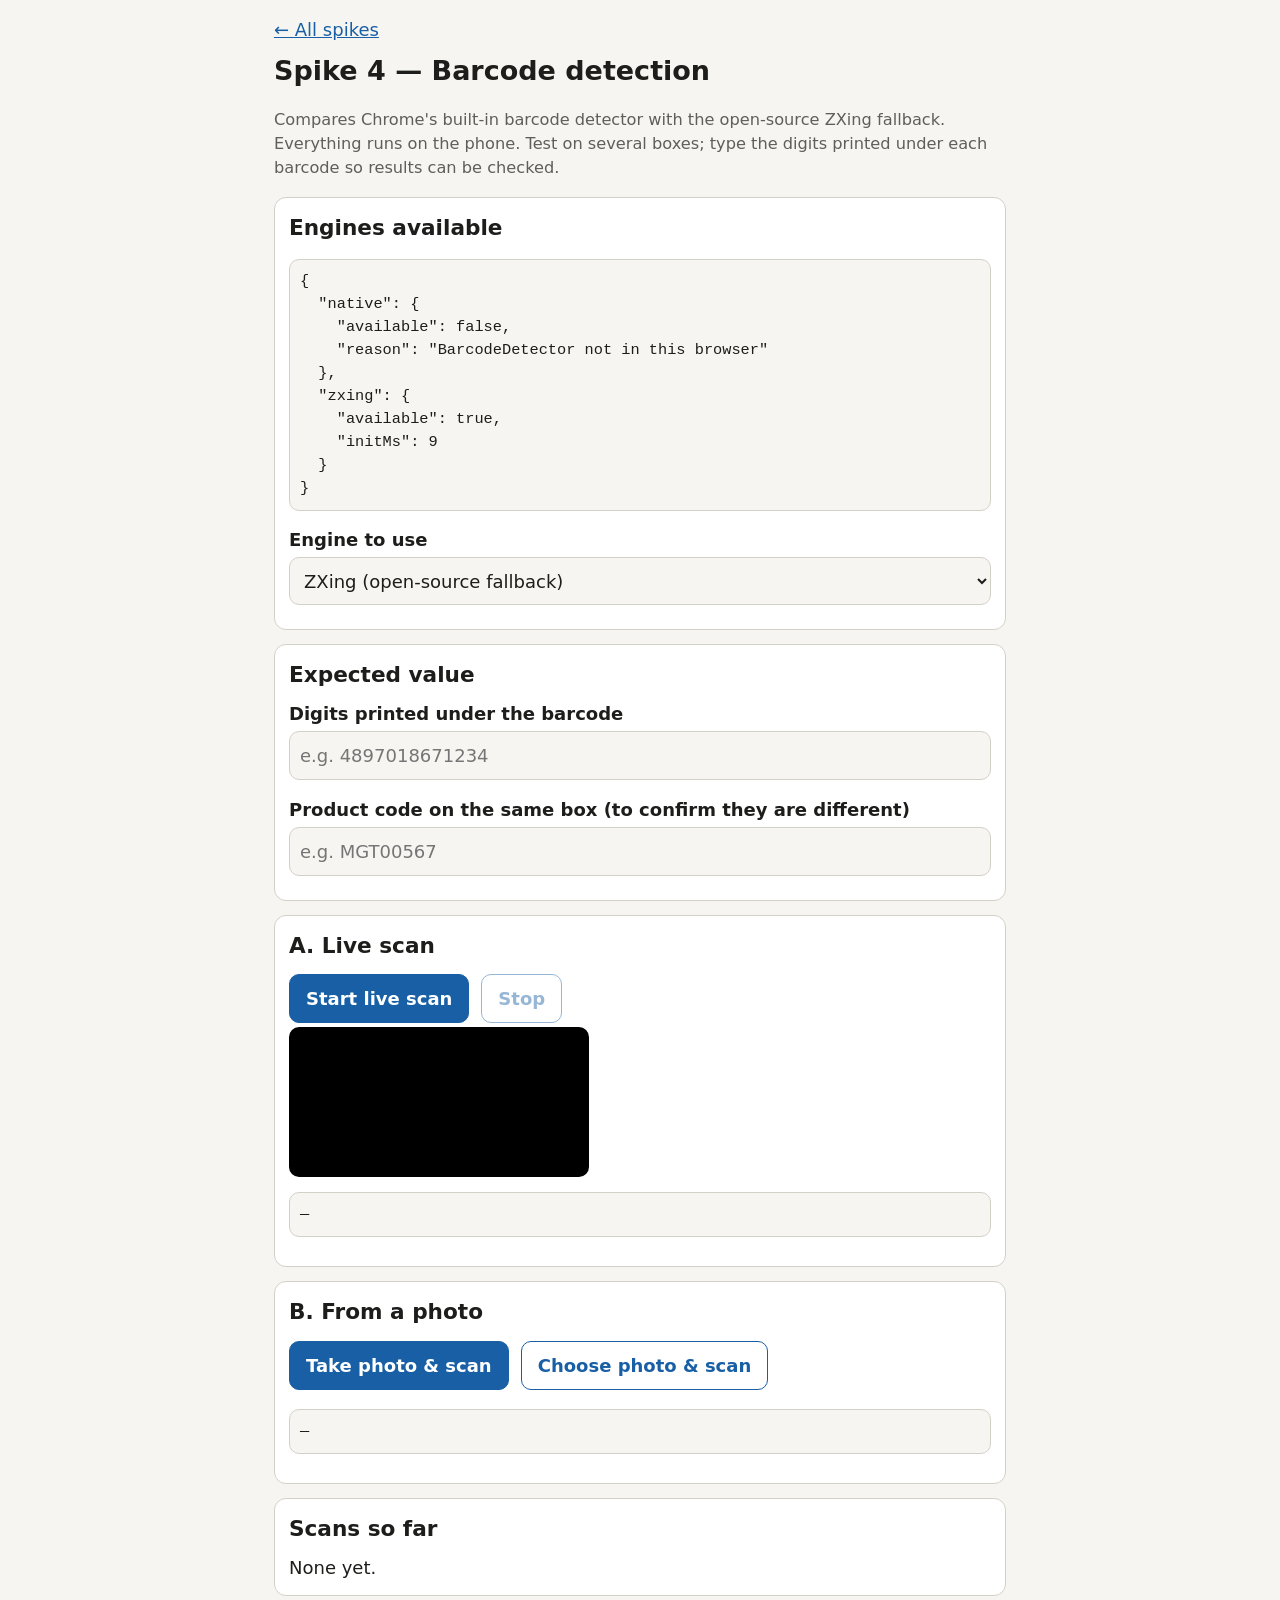
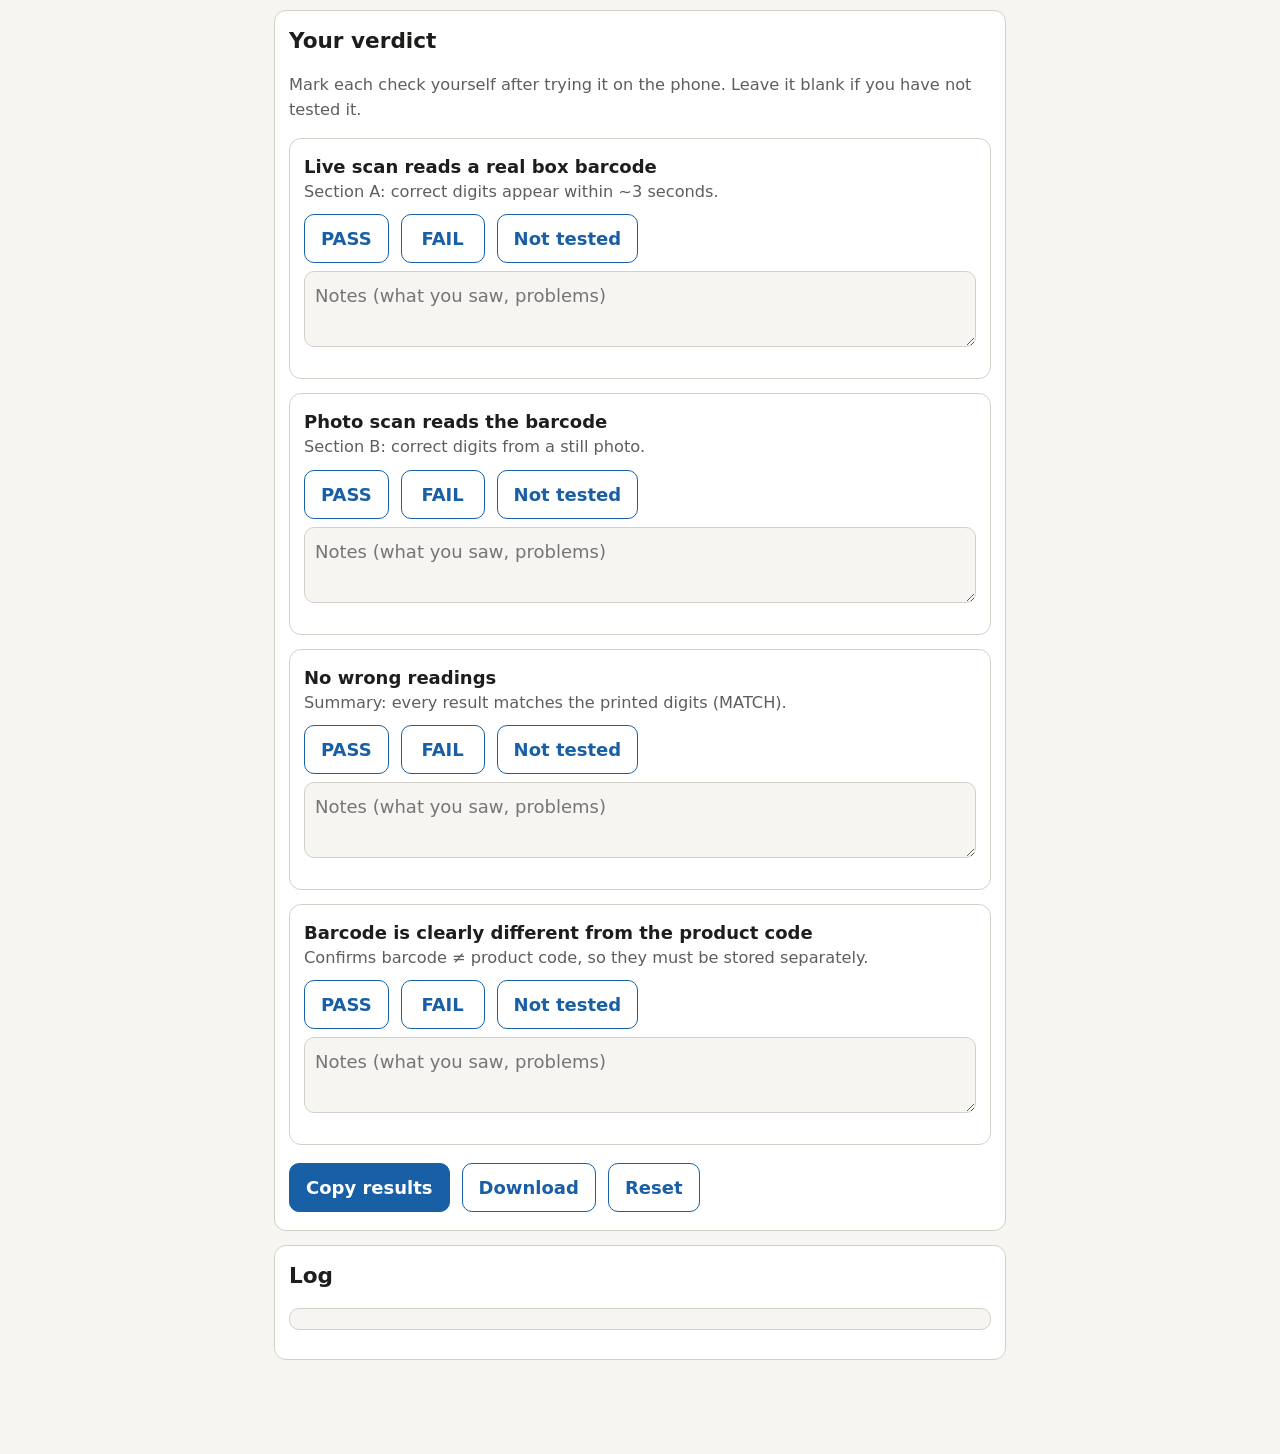
<file: spikes/4-barcode/index.html>
<!doctype html>
<html lang="en">
<head>
<meta charset="utf-8">
<meta name="viewport" content="width=device-width, initial-scale=1">
<title>R0-4 Barcode</title>
<link rel="manifest" href="../../manifest.webmanifest">
<link rel="icon" href="../../icons/icon-192.png">
<link rel="stylesheet" href="../../common/style.css">
</head>
<body>
<main>
  <a href="../../index.html">← All spikes</a>
  <h1>Spike 4 — Barcode detection</h1>
  <p class="muted">Compares Chrome's built-in barcode detector with the open-source ZXing fallback. Everything runs on the phone. Test on several boxes; type the digits printed under each barcode so results can be checked.</p>

  <div class="card">
    <h2>Engines available</h2>
    <pre id="engines">Checking…</pre>
    <label for="engine">Engine to use</label>
    <select id="engine">
      <option value="native">Chrome built-in</option>
      <option value="zxing">ZXing (open-source fallback)</option>
    </select>
  </div>

  <div class="card">
    <h2>Expected value</h2>
    <label for="truth">Digits printed under the barcode</label>
    <input id="truth" type="text" inputmode="numeric" placeholder="e.g. 4897018671234">
    <label for="truthCode">Product code on the same box (to confirm they are different)</label>
    <input id="truthCode" type="text" placeholder="e.g. MGT00567">
  </div>

  <div class="card">
    <h2>A. Live scan</h2>
    <div class="row">
      <button id="start">Start live scan</button>
      <button id="stop" class="secondary" disabled>Stop</button>
    </div>
    <video id="video" autoplay playsinline muted></video>
    <pre id="live">—</pre>
  </div>

  <div class="card">
    <h2>B. From a photo</h2>
    <div class="row">
      <button id="cam">Take photo &amp; scan</button>
      <button id="gal" class="secondary">Choose photo &amp; scan</button>
    </div>
    <pre id="photo">—</pre>
  </div>

  <div class="card"><h2>Scans so far</h2><div id="summary">None yet.</div></div>
  <div class="card" id="panel"></div>
  <div class="card"><h2>Log</h2><pre id="log"></pre></div>
</main>

<script src="../../vendor/barcode/ponyfill.js"></script>
<script type="module">
import { $, el, now, ms, decodeImage, startRearCamera, stopStream, pickFile, registerServiceWorker } from '../../common/util.js';
import { Report } from '../../common/report.js';

registerServiceWorker();
const report = new Report('spike-4-barcode', 'Barcode detection', [
  { id: 'live', label: 'Live scan reads a real box barcode', how: 'Section A: correct digits appear within ~3 seconds.' },
  { id: 'photo', label: 'Photo scan reads the barcode', how: 'Section B: correct digits from a still photo.' },
  { id: 'accuracy', label: 'No wrong readings', how: 'Summary: every result matches the printed digits (MATCH).' },
  { id: 'separate', label: 'Barcode is clearly different from the product code', how: 'Confirms barcode ≠ product code, so they must be stored separately.' },
]);
report.renderPanel($('#panel'));

const FORMATS = ['ean_13', 'ean_8', 'upc_a', 'upc_e', 'code_128', 'code_39', 'qr_code', 'data_matrix', 'itf'];
const wasmUrl = new URL('../../vendor/barcode/zxing_reader.wasm', location.href).href;
BarcodeDetectionAPI.prepareZXingModule({
  overrides: { locateFile: (path, prefix) => (path.endsWith('.wasm') ? wasmUrl : prefix + path) },
});

const engines = {};
async function initEngines() {
  const info = {};
  if ('BarcodeDetector' in window) {
    try {
      const fmts = await window.BarcodeDetector.getSupportedFormats();
      info.native = { available: fmts.length > 0, formats: fmts };
      if (fmts.length) engines.native = new window.BarcodeDetector({ formats: FORMATS.filter(f => fmts.includes(f)) });
    } catch (e) { info.native = { available: false, error: e.message }; }
  } else info.native = { available: false, reason: 'BarcodeDetector not in this browser' };
  try {
    const t0 = now();
    const Z = BarcodeDetectionAPI.BarcodeDetector;
    const zf = await Z.getSupportedFormats();
    engines.zxing = new Z({ formats: FORMATS.filter(f => zf.includes(f)) });
    info.zxing = { available: true, initMs: ms(t0) };
  } catch (e) { info.zxing = { available: false, error: e.message }; }
  $('#engines').textContent = JSON.stringify(info, null, 2);
  if (!engines.native) $('#engine').value = 'zxing';
  report.measure('engines', info);
}
await initEngines();

function check(raw) {
  const truth = $('#truth').value.trim();
  const code = $('#truthCode').value.trim();
  return {
    match: truth ? raw === truth : null,
    equalsProductCode: code ? raw.toUpperCase() === code.toUpperCase() : null,
  };
}

function record(source, engine, r, elapsedMs) {
  const c = check(r.rawValue);
  const row = { source, engine, format: r.format, rawValue: r.rawValue, ms: elapsedMs, ...c, truthGiven: !!$('#truth').value.trim() };
  report.push('scans', row);
  report.log(`${source}/${engine}: ${r.format} ${r.rawValue} in ${elapsedMs} ms ${c.match === null ? '' : c.match ? 'MATCH' : 'MISMATCH'}`);
  renderSummary();
  return row;
}

let stream = null, running = false;
$('#start').onclick = async () => {
  const engineName = $('#engine').value;
  const det = engines[engineName];
  if (!det) { alert('That engine is not available on this phone.'); return; }
  try { stream = await startRearCamera($('#video'), { width: 1920, height: 1080 }); }
  catch (e) { $('#live').textContent = `Camera failed: ${e.message}`; return; }
  $('#stop').disabled = false; $('#start').disabled = true;
  running = true;
  const t0 = now();
  let frames = 0, busyMs = 0;
  const loop = async () => {
    if (!running) return;
    const f0 = now();
    try {
      const found = await det.detect($('#video'));
      frames++; busyMs += ms(f0);
      if (found.length) {
        const row = record('live', engineName, found[0], ms(t0));
        $('#live').textContent = `${found[0].format}: ${found[0].rawValue}\nfirst read after ${row.ms} ms · ${frames} frames tried · avg ${Math.round(busyMs / frames)} ms per frame\n${row.match === null ? '' : row.match ? '✓ MATCH' : '✗ DIFFERENT from typed digits'}`;
        stop();
        return;
      }
      $('#live').textContent = `Scanning… ${frames} frames · avg ${Math.round(busyMs / frames)} ms per frame`;
    } catch (e) { $('#live').textContent = `Error: ${e.message}`; }
    setTimeout(loop, 120);
  };
  loop();
};
function stop() { running = false; stopStream(stream); stream = null; $('#stop').disabled = true; $('#start').disabled = false; }
$('#stop').onclick = stop;

async function photoScan(capture) {
  const [file] = await pickFile({ capture });
  if (!file) return;
  const bmp = await decodeImage(file);
  const lines = [];
  for (const [name, det] of Object.entries(engines)) {
    const t0 = now();
    try {
      const found = await det.detect(bmp);
      const t = ms(t0);
      if (found.length) { const row = record('photo', name, found[0], t); lines.push(`${name}: ${row.format} ${row.rawValue} (${t} ms) ${row.match === null ? '' : row.match ? '✓' : '✗'}`); }
      else { lines.push(`${name}: nothing found (${t} ms)`); report.push('scans', { source: 'photo', engine: name, found: false, ms: t }); }
    } catch (e) { lines.push(`${name}: error ${e.message}`); }
  }
  $('#photo').textContent = `Photo ${bmp.width}x${bmp.height}\n` + lines.join('\n');
}
$('#cam').onclick = () => photoScan(true);
$('#gal').onclick = () => photoScan(false);

function renderSummary() {
  const s = (report.data.measurements.scans || []).filter(x => x.rawValue);
  if (!s.length) return;
  const t = el('table', {}, el('tr', {}, ...['Source', 'Engine', 'Value', 'Time', 'Check'].map(h => el('th', {}, h))));
  s.forEach(x => t.append(el('tr', {}, el('td', {}, x.source), el('td', {}, x.engine), el('td', {}, `${x.rawValue} (${x.format})`),
    el('td', {}, `${x.ms} ms`), el('td', { class: x.match ? 'ok' : x.match === false ? 'bad' : '' }, x.match === null ? '—' : x.match ? 'MATCH' : 'WRONG'))));
  $('#summary').innerHTML = ''; $('#summary').append(t);
}
renderSummary();
</script>
</body>
</html>
</file>
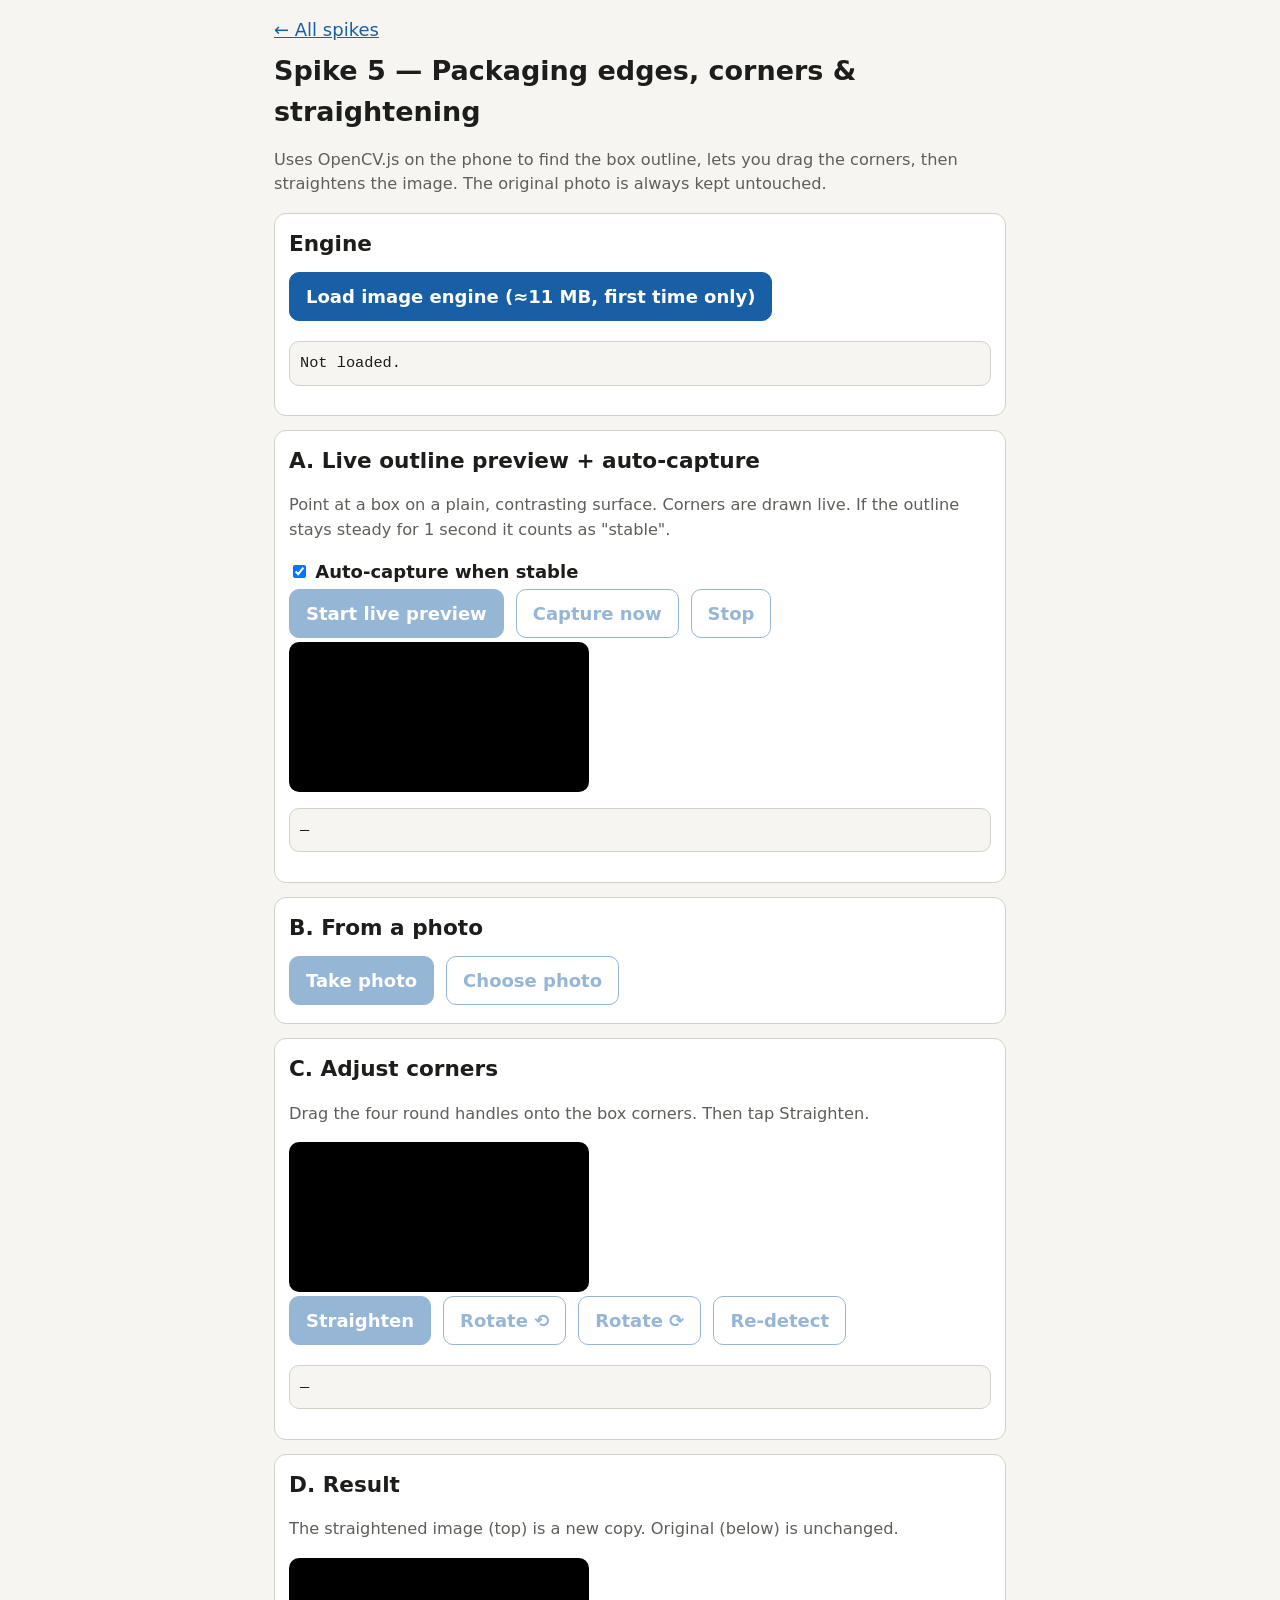
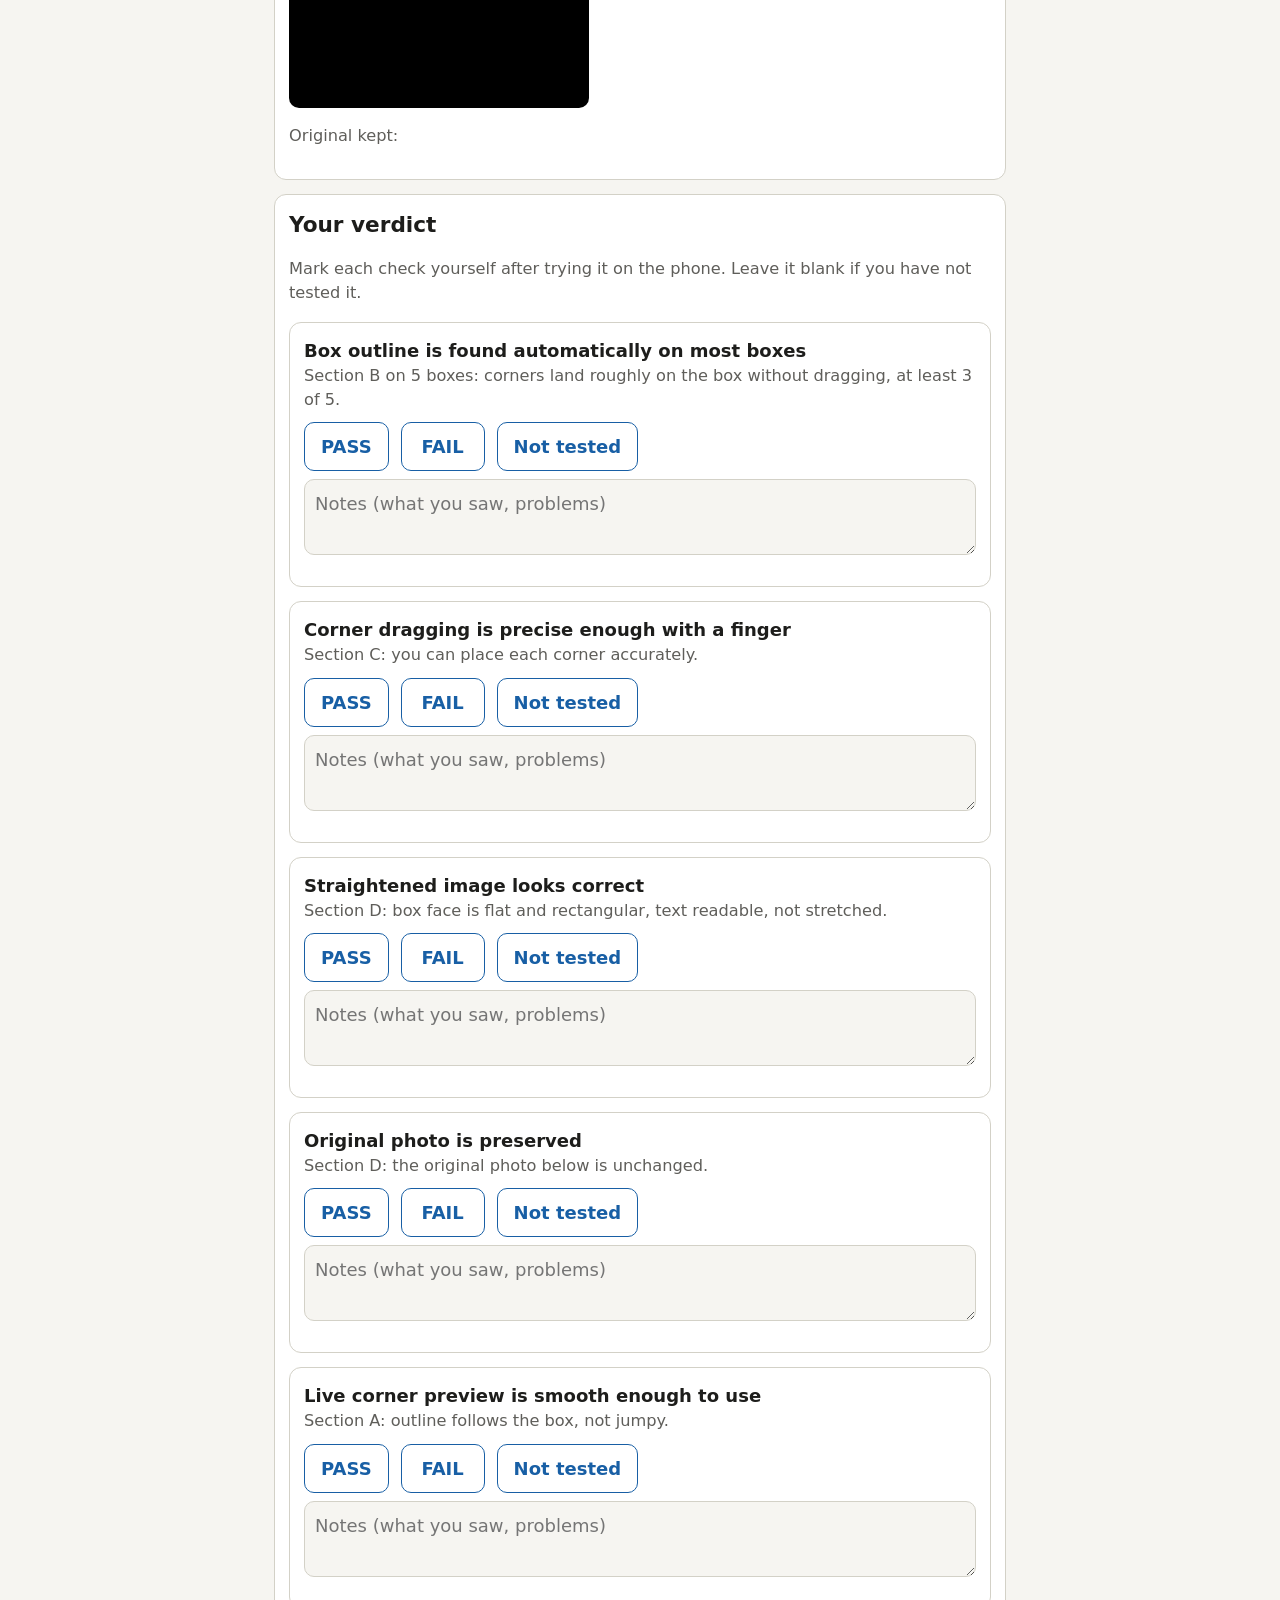
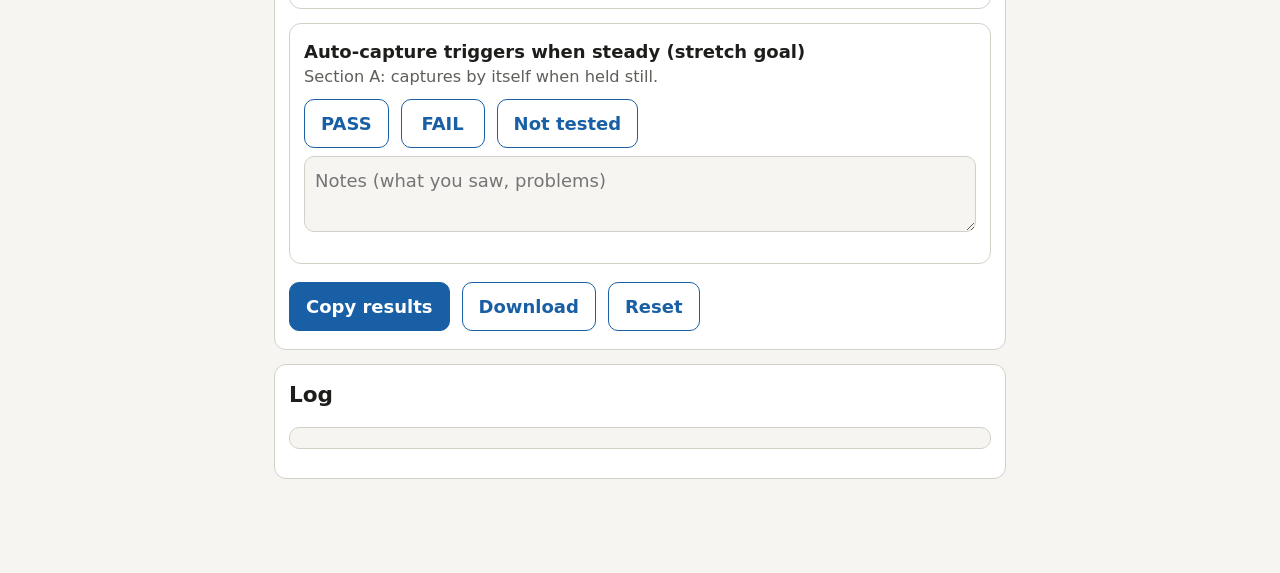
<file: spikes/5-edges/index.html>
<!doctype html>
<html lang="en">
<head>
<meta charset="utf-8">
<meta name="viewport" content="width=device-width, initial-scale=1">
<title>R0-5 Packaging edges &amp; perspective</title>
<link rel="manifest" href="../../manifest.webmanifest">
<link rel="icon" href="../../icons/icon-192.png">
<link rel="stylesheet" href="../../common/style.css">
</head>
<body>
<main>
  <a href="../../index.html">← All spikes</a>
  <h1>Spike 5 — Packaging edges, corners &amp; straightening</h1>
  <p class="muted">Uses OpenCV.js on the phone to find the box outline, lets you drag the corners, then straightens the image. The original photo is always kept untouched.</p>

  <div class="card">
    <h2>Engine</h2>
    <button id="load">Load image engine (≈11 MB, first time only)</button>
    <pre id="engineInfo">Not loaded.</pre>
  </div>

  <div class="card">
    <h2>A. Live outline preview + auto-capture</h2>
    <p class="muted">Point at a box on a plain, contrasting surface. Corners are drawn live. If the outline stays steady for 1 second it counts as "stable".</p>
    <label><input id="auto" type="checkbox" checked> Auto-capture when stable</label>
    <div class="row">
      <button id="liveStart" disabled>Start live preview</button>
      <button id="liveSnap" class="secondary" disabled>Capture now</button>
      <button id="liveStop" class="secondary" disabled>Stop</button>
    </div>
    <div class="stage" id="liveStage">
      <video id="video" autoplay playsinline muted></video>
      <canvas id="liveOverlay" class="overlay"></canvas>
    </div>
    <pre id="liveInfo">—</pre>
  </div>

  <div class="card">
    <h2>B. From a photo</h2>
    <div class="row">
      <button id="cam" disabled>Take photo</button>
      <button id="gal" class="secondary" disabled>Choose photo</button>
    </div>
  </div>

  <div class="card">
    <h2>C. Adjust corners</h2>
    <p class="muted">Drag the four round handles onto the box corners. Then tap Straighten.</p>
    <div class="stage" id="editStage">
      <canvas id="editBase"></canvas>
      <canvas id="editOverlay" class="overlay"></canvas>
    </div>
    <div class="row">
      <button id="warp" disabled>Straighten</button>
      <button id="rotL" class="secondary" disabled>Rotate ⟲</button>
      <button id="rotR" class="secondary" disabled>Rotate ⟳</button>
      <button id="redetect" class="secondary" disabled>Re-detect</button>
    </div>
    <pre id="editInfo">—</pre>
  </div>

  <div class="card">
    <h2>D. Result</h2>
    <p class="muted">The straightened image (top) is a new copy. Original (below) is unchanged.</p>
    <canvas id="out"></canvas>
    <p class="muted">Original kept:</p>
    <img id="orig" class="preview" alt="">
  </div>

  <div class="card" id="panel"></div>
  <div class="card"><h2>Log</h2><pre id="log"></pre></div>
</main>

<script type="module">
import { $, now, ms, fmtBytes, decodeImage, bitmapToCanvas, rotateCanvas, pickFile, startRearCamera, stopStream, registerServiceWorker } from '../../common/util.js';
import { Report } from '../../common/report.js';

registerServiceWorker();
const report = new Report('spike-5-edges', 'Packaging edges, corners and perspective', [
  { id: 'detect', label: 'Box outline is found automatically on most boxes', how: 'Section B on 5 boxes: corners land roughly on the box without dragging, at least 3 of 5.' },
  { id: 'adjust', label: 'Corner dragging is precise enough with a finger', how: 'Section C: you can place each corner accurately.' },
  { id: 'warp', label: 'Straightened image looks correct', how: 'Section D: box face is flat and rectangular, text readable, not stretched.' },
  { id: 'original', label: 'Original photo is preserved', how: 'Section D: the original photo below is unchanged.' },
  { id: 'live', label: 'Live corner preview is smooth enough to use', how: 'Section A: outline follows the box, not jumpy.' },
  { id: 'autocap', label: 'Auto-capture triggers when steady (stretch goal)', how: 'Section A: captures by itself when held still.' },
]);
report.renderPanel($('#panel'));

let cv = null;
$('#load').onclick = async () => {
  const t0 = now();
  $('#engineInfo').textContent = 'Downloading and starting…';
  try {
    await new Promise((resolve, reject) => {
      const s = document.createElement('script');
      s.src = '../../vendor/opencv/opencv.js'; s.async = true;
      s.onload = resolve; s.onerror = () => reject(new Error('opencv.js failed to load'));
      document.head.append(s);
    });
    let m = window.cv;
    if (m instanceof Promise) m = await m;
    else if (!m.Mat) await new Promise(r => { m.onRuntimeInitialized = r; });
    cv = m;
    const loadMs = ms(t0);
    $('#engineInfo').textContent = `Ready in ${loadMs} ms`;
    report.push('engineLoads', { loadMs });
    report.log(`OpenCV ready in ${loadMs} ms`);
    for (const id of ['liveStart', 'cam', 'gal']) $('#' + id).disabled = false;
  } catch (e) {
    $('#engineInfo').textContent = `FAILED: ${e.message}`;
    report.log(`OpenCV failed: ${e.message}`);
  }
};

// ---------- detection ----------
function orderCorners(pts) {
  // Returns [TL, TR, BR, BL]
  const bySum = [...pts].sort((a, b) => (a.x + a.y) - (b.x + b.y));
  const byDiff = [...pts].sort((a, b) => (a.y - a.x) - (b.y - b.x));
  return [bySum[0], byDiff[0], bySum[3], byDiff[3]];
}

function detectQuad(canvas) {
  const mats = [];
  const keep = (m) => (mats.push(m), m);
  try {
    const src = keep(cv.imread(canvas));
    const gray = keep(new cv.Mat()); cv.cvtColor(src, gray, cv.COLOR_RGBA2GRAY);
    const blur = keep(new cv.Mat()); cv.GaussianBlur(gray, blur, new cv.Size(5, 5), 0);
    const edges = keep(new cv.Mat()); cv.Canny(blur, edges, 50, 150);
    const kernel = keep(cv.Mat.ones(3, 3, cv.CV_8U));
    cv.dilate(edges, edges, kernel);
    const contours = keep(new cv.MatVector());
    const hierarchy = keep(new cv.Mat());
    cv.findContours(edges, contours, hierarchy, cv.RETR_EXTERNAL, cv.CHAIN_APPROX_SIMPLE);
    const minArea = canvas.width * canvas.height * 0.10;
    let best = null, bestArea = 0, largest = null, largestArea = 0;
    for (let i = 0; i < contours.size(); i++) {
      const c = contours.get(i);
      const area = cv.contourArea(c);
      if (area > largestArea) { if (largest) largest.delete(); largest = c; largestArea = area; } else c.delete();
      if (area < minArea) continue;
      const approx = new cv.Mat();
      const cc = contours.get(i);
      cv.approxPolyDP(cc, approx, 0.02 * cv.arcLength(cc, true), true);
      if (approx.rows === 4 && cv.isContourConvex(approx) && area > bestArea) {
        bestArea = area;
        best = [];
        for (let j = 0; j < 4; j++) best.push({ x: approx.data32S[j * 2], y: approx.data32S[j * 2 + 1] });
      }
      approx.delete(); cc.delete();
    }
    if (best) { if (largest) largest.delete(); return { corners: orderCorners(best), method: 'quad', areaPct: Math.round(100 * bestArea / (canvas.width * canvas.height)) }; }
    if (largest && largestArea >= minArea) {
      const r = cv.boundingRect(largest); largest.delete();
      return { corners: [{ x: r.x, y: r.y }, { x: r.x + r.width, y: r.y }, { x: r.x + r.width, y: r.y + r.height }, { x: r.x, y: r.y + r.height }], method: 'bounding-box', areaPct: Math.round(100 * largestArea / (canvas.width * canvas.height)) };
    }
    if (largest) largest.delete();
    const w = canvas.width, h = canvas.height;
    return { corners: [{ x: w * .1, y: h * .1 }, { x: w * .9, y: h * .1 }, { x: w * .9, y: h * .9 }, { x: w * .1, y: h * .9 }], method: 'none-found', areaPct: 0 };
  } finally { mats.forEach(m => m.delete()); }
}

// ---------- live preview ----------
let stream = null, liveTimer = null, stableSince = null, lastNorm = null, liveStats = null;
const small = document.createElement('canvas');

function drawOverlay(overlay, corners, w, h, color, handles = false) {
  overlay.width = w; overlay.height = h;
  const ctx = overlay.getContext('2d');
  ctx.clearRect(0, 0, w, h);
  if (!corners) return;
  ctx.lineWidth = Math.max(3, w / 200); ctx.strokeStyle = color; ctx.fillStyle = color;
  ctx.beginPath(); corners.forEach((p, i) => (i ? ctx.lineTo(p.x, p.y) : ctx.moveTo(p.x, p.y))); ctx.closePath(); ctx.stroke();
  const r = handles ? Math.max(18, w / 28) : Math.max(5, w / 90);
  corners.forEach(p => { ctx.globalAlpha = handles ? 0.55 : 1; ctx.beginPath(); ctx.arc(p.x, p.y, r, 0, Math.PI * 2); ctx.fill(); });
  ctx.globalAlpha = 1;
}

$('#liveStart').onclick = async () => {
  try { stream = await startRearCamera($('#video'), { width: 1920, height: 1080 }); }
  catch (e) { $('#liveInfo').textContent = `Camera failed: ${e.message}`; return; }
  $('#liveStart').disabled = true; $('#liveStop').disabled = $('#liveSnap').disabled = false;
  liveStats = { frames: 0, totalMs: 0, startedAt: now(), stableEvents: 0, quadFrames: 0 };
  const v = $('#video');
  const tick = () => {
    if (!stream) return;
    if (v.videoWidth) {
      const scale = 480 / v.videoWidth;
      small.width = 480; small.height = Math.round(v.videoHeight * scale);
      small.getContext('2d').drawImage(v, 0, 0, small.width, small.height);
      const t0 = now();
      const d = detectQuad(small);
      const dt = ms(t0);
      liveStats.frames++; liveStats.totalMs += dt; if (d.method === 'quad') liveStats.quadFrames++;
      const ov = $('#liveOverlay');
      ov.style.width = v.clientWidth + 'px'; ov.style.height = v.clientHeight + 'px';
      const found = d.method === 'quad';
      const normC = found ? d.corners.map(p => ({ x: p.x / small.width, y: p.y / small.height })) : null;
      let moved = 1;
      if (normC && lastNorm) moved = Math.max(...normC.map((p, i) => Math.hypot(p.x - lastNorm[i].x, p.y - lastNorm[i].y)));
      lastNorm = normC;
      if (found && moved < 0.02) { stableSince ??= now(); } else stableSince = null;
      const stable = stableSince && now() - stableSince > 1000;
      drawOverlay(ov, found ? d.corners : null, small.width, small.height, stable ? '#3B6D11' : '#EF9F27');
      $('#liveInfo').textContent = `${found ? 'Box found' : 'Searching…'} · ${dt} ms/frame · avg ${Math.round(liveStats.totalMs / liveStats.frames)} ms · ${stable ? 'STABLE' : ''}`;
      if (stable) {
        liveStats.stableEvents++;
        stableSince = null;
        if ($('#auto').checked) { report.log('Auto-capture triggered'); captureLive('auto'); return; }
      }
    }
    liveTimer = setTimeout(tick, 150);
  };
  tick();
};

function stopLive() {
  clearTimeout(liveTimer); stopStream(stream); stream = null;
  $('#liveStart').disabled = false; $('#liveStop').disabled = $('#liveSnap').disabled = true;
  if (liveStats && liveStats.frames) {
    const s = { frames: liveStats.frames, avgDetectMs: Math.round(liveStats.totalMs / liveStats.frames),
      fps: +(liveStats.frames / ((now() - liveStats.startedAt) / 1000)).toFixed(1),
      quadFoundPct: Math.round(100 * liveStats.quadFrames / liveStats.frames), stableEvents: liveStats.stableEvents };
    report.push('liveSessions', s); report.log('Live session', s);
  }
  liveStats = null;
}
$('#liveStop').onclick = stopLive;

async function captureLive(trigger) {
  const v = $('#video');
  let blob = null;
  try { if ('ImageCapture' in window) blob = await new ImageCapture(stream.getVideoTracks()[0]).takePhoto(); } catch {}
  if (!blob) {
    const c = document.createElement('canvas'); c.width = v.videoWidth; c.height = v.videoHeight;
    c.getContext('2d').drawImage(v, 0, 0);
    blob = await new Promise(r => c.toBlob(r, 'image/jpeg', 0.92));
  }
  report.push('liveCaptures', { trigger, size: blob.size });
  stopLive();
  await loadPhoto(blob, `live-${trigger}`);
}
$('#liveSnap').onclick = () => captureLive('manual');

// ---------- edit + warp ----------
let original = null;       // full-res canvas (≤3000 px), never modified
let working = null;        // rotated view of original
let rotation = 0, corners = null, detection = null, dragged = false;

async function loadPhoto(blob, source) {
  const bmp = await decodeImage(blob);
  original = bitmapToCanvas(bmp, 3000);
  $('#orig').src = URL.createObjectURL(blob);
  rotation = 0;
  report.log(`Photo loaded (${source}) ${bmp.width}x${bmp.height}, ${fmtBytes(blob.size)}`);
  prepareWorking(true, { source, resolution: `${bmp.width}x${bmp.height}` });
}

function prepareWorking(redetect, meta) {
  working = rotateCanvas(original, rotation);
  const base = $('#editBase');
  base.width = working.width; base.height = working.height;
  base.getContext('2d').drawImage(working, 0, 0);
  if (redetect) {
    const det = bitmapToCanvas(working, 1000);
    const s = working.width / det.width;
    const t0 = now();
    detection = detectQuad(det);
    detection.ms = ms(t0);
    corners = detection.corners.map(p => ({ x: p.x * s, y: p.y * s }));
    dragged = false;
    $('#editInfo').textContent = `Detection: ${detection.method} in ${detection.ms} ms (${detection.areaPct}% of frame)`;
    report.push('detections', { ...meta, method: detection.method, ms: detection.ms, areaPct: detection.areaPct, rotation });
  }
  redraw();
  for (const id of ['warp', 'rotL', 'rotR', 'redetect']) $('#' + id).disabled = false;
}

function redraw() {
  const ov = $('#editOverlay'), base = $('#editBase');
  ov.style.width = base.clientWidth + 'px'; ov.style.height = base.clientHeight + 'px';
  drawOverlay(ov, corners, base.width, base.height, '#185FA5', true);
}
window.addEventListener('resize', () => corners && redraw());

// Pointer dragging of corner handles.
let active = -1;
const ov = $('#editOverlay');
function toImg(e) {
  const r = ov.getBoundingClientRect();
  return { x: (e.clientX - r.left) * (ov.width / r.width), y: (e.clientY - r.top) * (ov.height / r.height) };
}
ov.addEventListener('pointerdown', (e) => {
  if (!corners) return;
  const p = toImg(e);
  const hit = Math.max(40, ov.width / 12);
  let bestD = Infinity;
  corners.forEach((c, i) => { const d = Math.hypot(c.x - p.x, c.y - p.y); if (d < bestD) { bestD = d; active = i; } });
  if (bestD > hit) { active = -1; return; }
  ov.setPointerCapture(e.pointerId); e.preventDefault();
});
ov.addEventListener('pointermove', (e) => {
  if (active < 0) return;
  const p = toImg(e);
  corners[active] = { x: Math.min(Math.max(0, p.x), ov.width), y: Math.min(Math.max(0, p.y), ov.height) };
  dragged = true; redraw();
});
ov.addEventListener('pointerup', () => { active = -1; });
ov.addEventListener('pointercancel', () => { active = -1; });

$('#rotL').onclick = () => { rotation = (rotation + 3) % 4; prepareWorking(true, { source: 'rotate' }); };
$('#rotR').onclick = () => { rotation = (rotation + 1) % 4; prepareWorking(true, { source: 'rotate' }); };
$('#redetect').onclick = () => prepareWorking(true, { source: 'redetect' });

$('#warp').onclick = () => {
  const [tl, tr, br, bl] = corners;
  const w = Math.round(Math.max(Math.hypot(tr.x - tl.x, tr.y - tl.y), Math.hypot(br.x - bl.x, br.y - bl.y)));
  const h = Math.round(Math.max(Math.hypot(bl.x - tl.x, bl.y - tl.y), Math.hypot(br.x - tr.x, br.y - tr.y)));
  const t0 = now();
  const src = cv.imread(working);
  const dst = new cv.Mat();
  const from = cv.matFromArray(4, 1, cv.CV_32FC2, [tl.x, tl.y, tr.x, tr.y, br.x, br.y, bl.x, bl.y]);
  const to = cv.matFromArray(4, 1, cv.CV_32FC2, [0, 0, w, 0, w, h, 0, h]);
  const M = cv.getPerspectiveTransform(from, to);
  try {
    cv.warpPerspective(src, dst, M, new cv.Size(w, h), cv.INTER_LINEAR, cv.BORDER_CONSTANT, new cv.Scalar());
    cv.imshow($('#out'), dst);
    const r = { warpMs: ms(t0), output: `${w}x${h}`, cornersAdjustedByHand: dragged, detectionMethod: detection?.method, rotation: rotation * 90 };
    $('#editInfo').textContent += `\nStraightened ${r.output} in ${r.warpMs} ms`;
    report.push('warps', r); report.log('Warp', r);
  } catch (e) { report.log(`Warp failed: ${e.message || e}`); }
  finally { [src, dst, from, to, M].forEach(m => m.delete()); }
};

$('#cam').onclick = async () => { const [f] = await pickFile({ capture: true }); if (f) loadPhoto(f, 'camera'); };
$('#gal').onclick = async () => { const [f] = await pickFile(); if (f) loadPhoto(f, 'gallery'); };
</script>
</body>
</html>
</file>
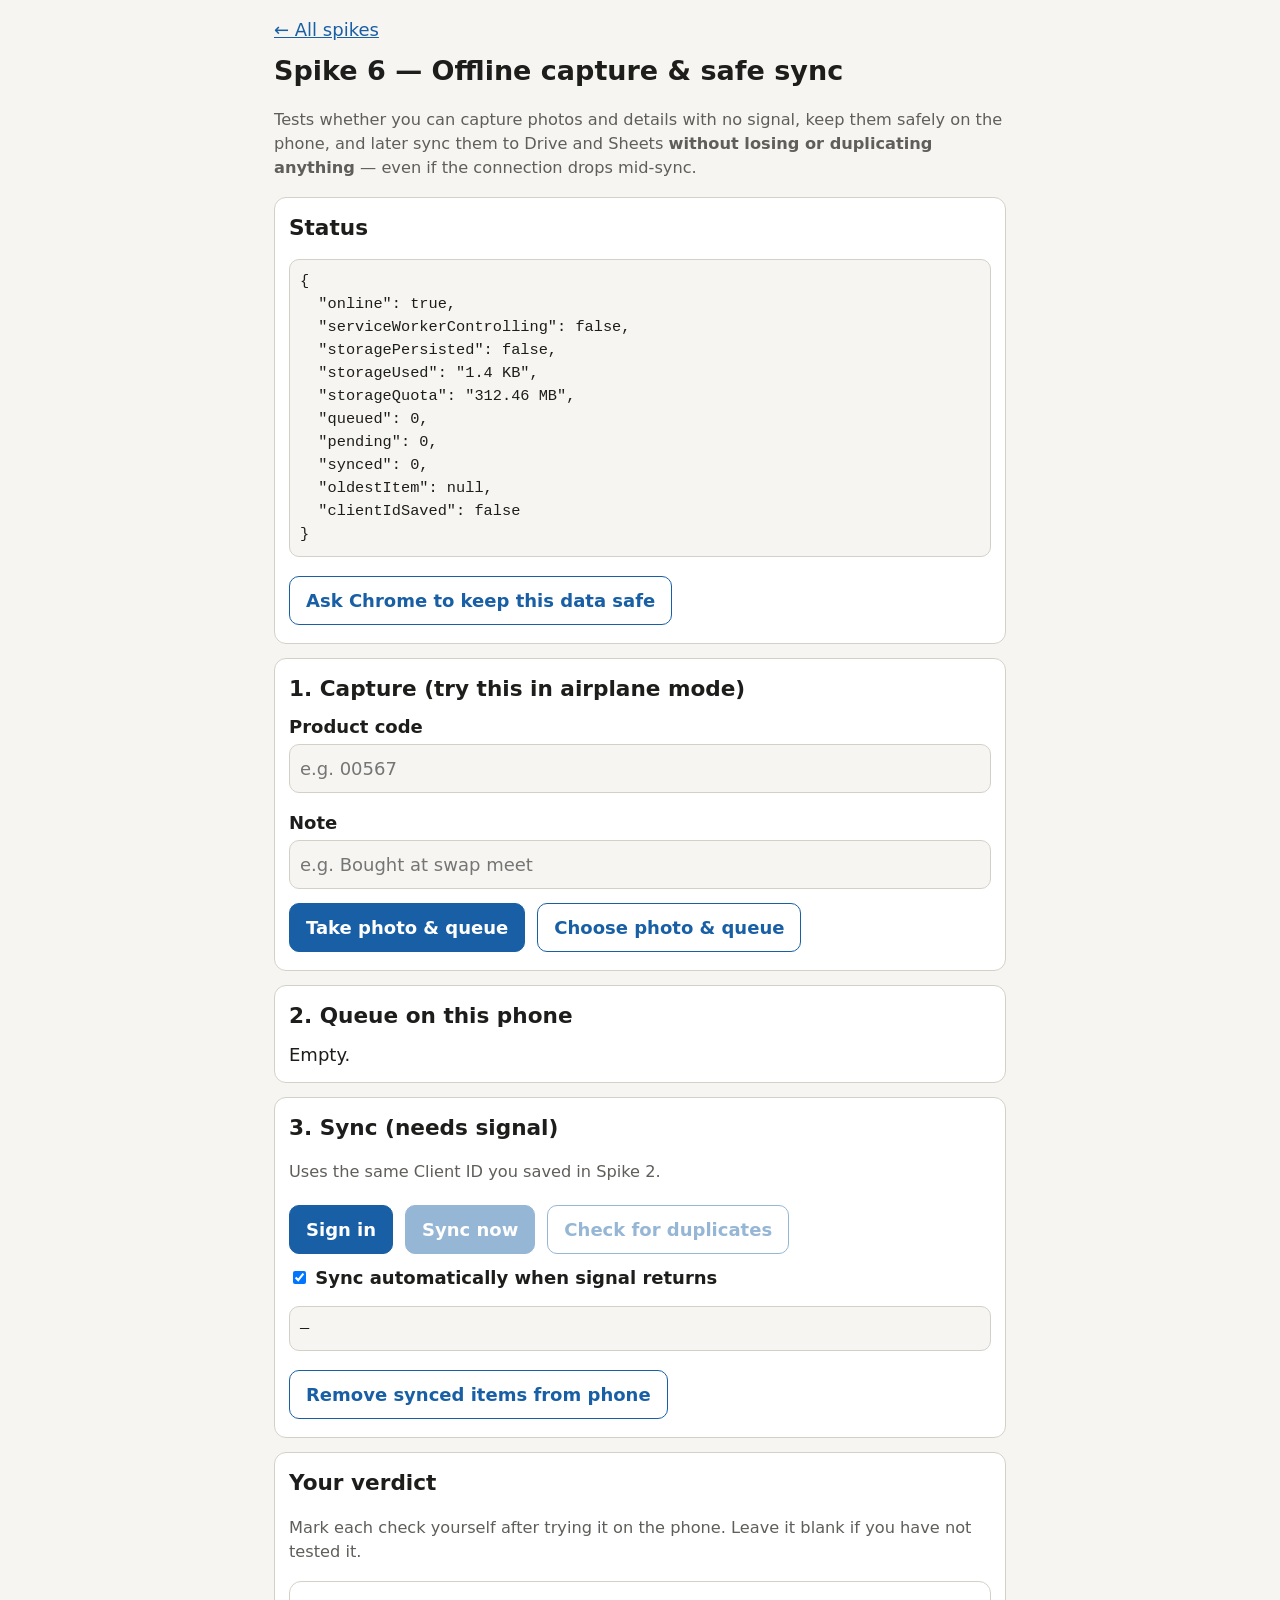
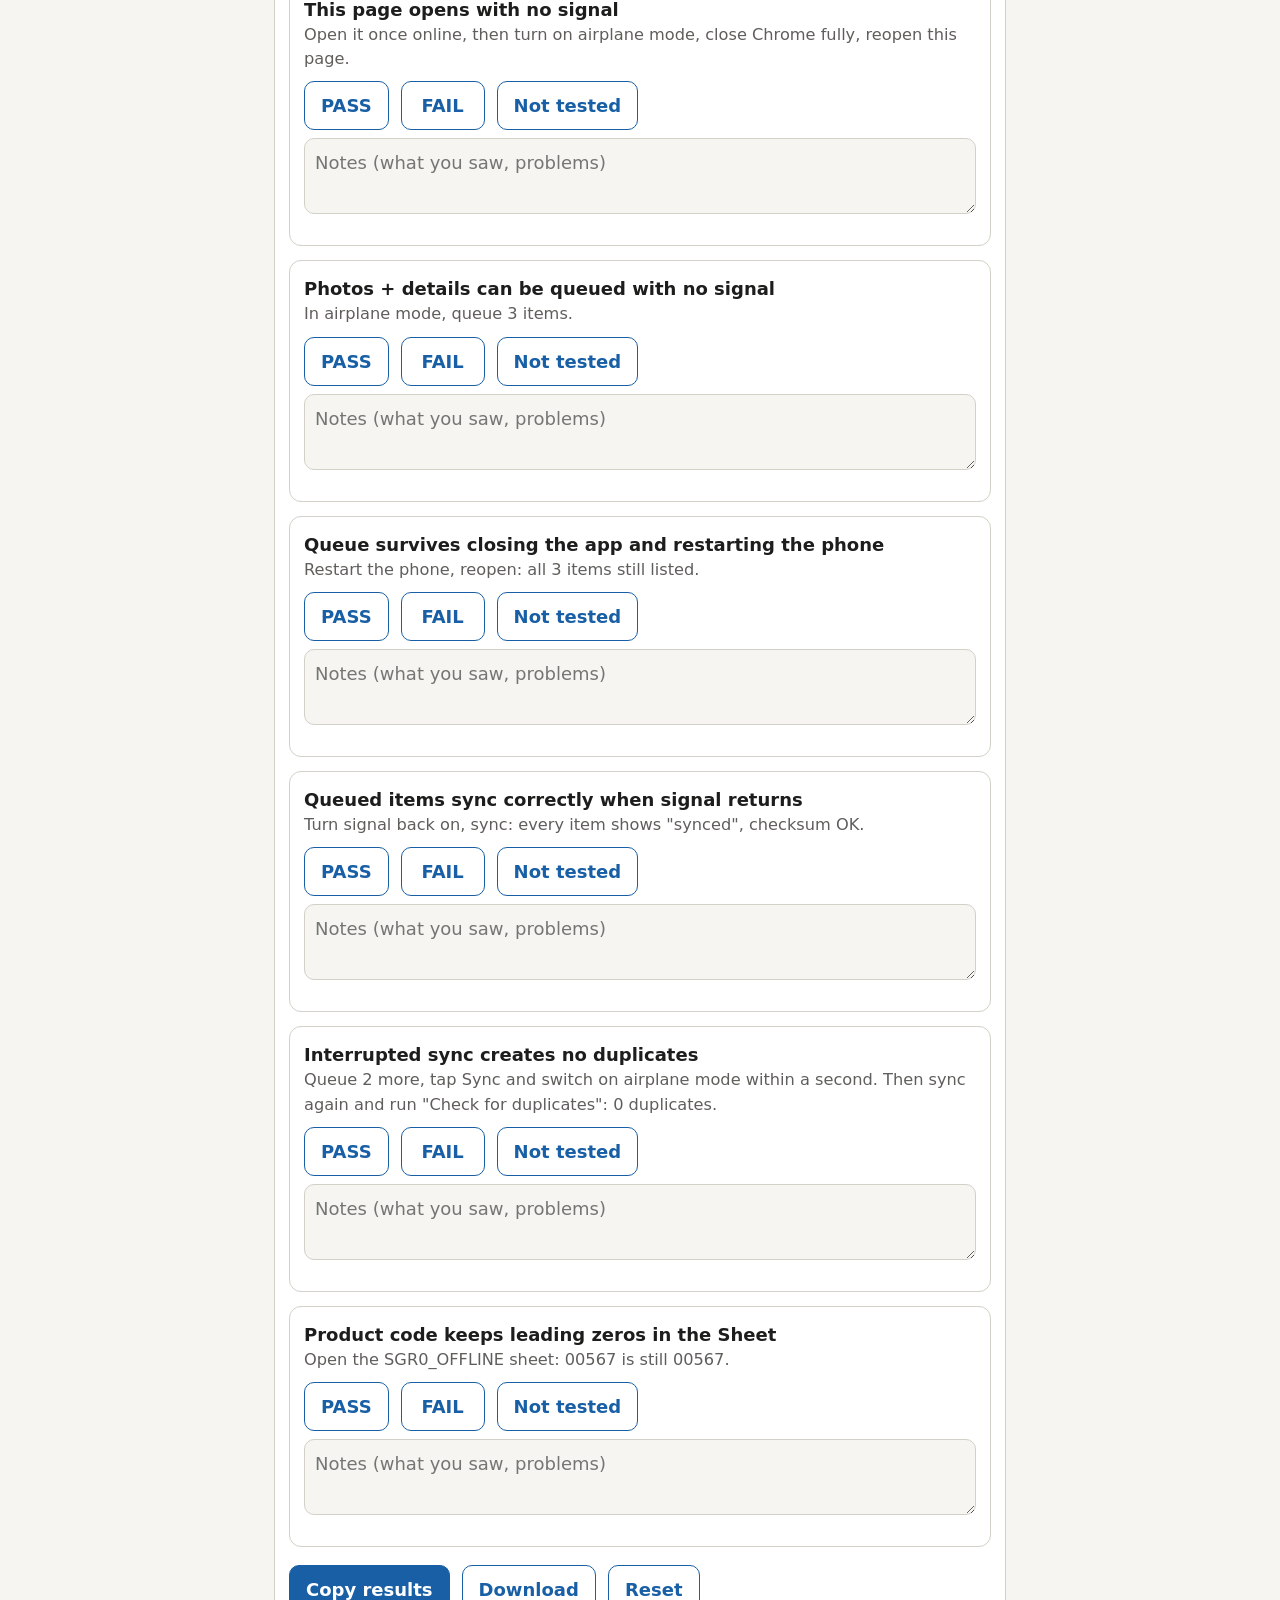
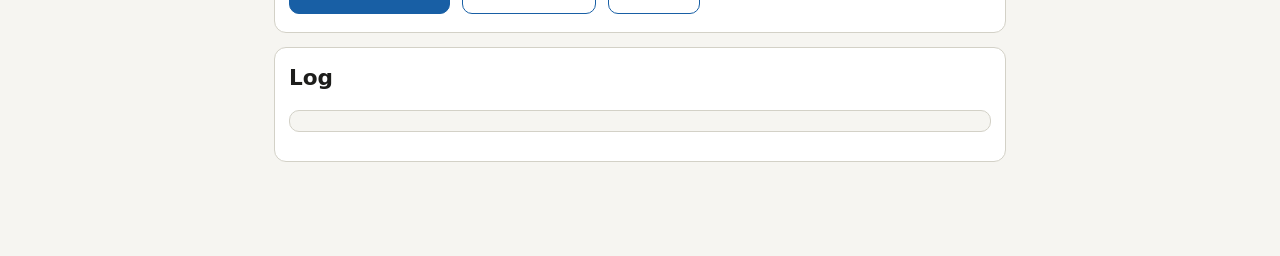
<file: spikes/6-offline/index.html>
<!doctype html>
<html lang="en">
<head>
<meta charset="utf-8">
<meta name="viewport" content="width=device-width, initial-scale=1">
<title>R0-6 Offline capture &amp; sync</title>
<link rel="manifest" href="../../manifest.webmanifest">
<link rel="icon" href="../../icons/icon-192.png">
<link rel="stylesheet" href="../../common/style.css">
</head>
<body>
<main>
  <a href="../../index.html">← All spikes</a>
  <h1>Spike 6 — Offline capture &amp; safe sync</h1>
  <p class="muted">Tests whether you can capture photos and details with no signal, keep them safely on the phone, and later sync them to Drive and Sheets <strong>without losing or duplicating anything</strong> — even if the connection drops mid-sync.</p>
  <div id="netBanner"></div>

  <div class="card">
    <h2>Status</h2>
    <pre id="status">Checking…</pre>
    <button id="persist" class="secondary">Ask Chrome to keep this data safe</button>
  </div>

  <div class="card">
    <h2>1. Capture (try this in airplane mode)</h2>
    <label for="code">Product code</label>
    <input id="code" type="text" placeholder="e.g. 00567" autocapitalize="characters">
    <label for="note">Note</label>
    <input id="note" type="text" placeholder="e.g. Bought at swap meet">
    <div class="row">
      <button id="capCam">Take photo &amp; queue</button>
      <button id="capGal" class="secondary">Choose photo &amp; queue</button>
    </div>
  </div>

  <div class="card">
    <h2>2. Queue on this phone</h2>
    <div id="queue">Empty.</div>
  </div>

  <div class="card">
    <h2>3. Sync (needs signal)</h2>
    <p class="muted">Uses the same Client ID you saved in Spike 2.</p>
    <div class="row">
      <button id="signin">Sign in</button>
      <button id="sync" disabled>Sync now</button>
      <button id="audit" class="secondary" disabled>Check for duplicates</button>
    </div>
    <label><input id="autoSync" type="checkbox" checked> Sync automatically when signal returns</label>
    <pre id="syncInfo">—</pre>
    <button id="clearSynced" class="secondary">Remove synced items from phone</button>
  </div>

  <div class="card" id="panel"></div>
  <div class="card"><h2>Log</h2><pre id="log"></pre></div>
</main>

<script type="module">
import { $, el, now, ms, uuid, fmtBytes, pickFile, registerServiceWorker } from '../../common/util.js';
import { Report } from '../../common/report.js';
import { queue } from '../../common/idb.js';
import { signIn, hasToken, getClientId, drive, sheets } from '../../common/google.js';
import { md5Blob } from '../../common/md5.js';

registerServiceWorker();
const report = new Report('spike-6-offline', 'Offline capture and safe sync', [
  { id: 'loadOffline', label: 'This page opens with no signal', how: 'Open it once online, then turn on airplane mode, close Chrome fully, reopen this page.' },
  { id: 'captureOffline', label: 'Photos + details can be queued with no signal', how: 'In airplane mode, queue 3 items.' },
  { id: 'survivesRestart', label: 'Queue survives closing the app and restarting the phone', how: 'Restart the phone, reopen: all 3 items still listed.' },
  { id: 'sync', label: 'Queued items sync correctly when signal returns', how: 'Turn signal back on, sync: every item shows "synced", checksum OK.' },
  { id: 'interrupt', label: 'Interrupted sync creates no duplicates', how: 'Queue 2 more, tap Sync and switch on airplane mode within a second. Then sync again and run "Check for duplicates": 0 duplicates.' },
  { id: 'leadingZero', label: 'Product code keeps leading zeros in the Sheet', how: 'Open the SGR0_OFFLINE sheet: 00567 is still 00567.' },
]);
report.renderPanel($('#panel'));

const ST = JSON.parse(localStorage.getItem('sgr0.spike6.state') || '{}');
const saveST = () => localStorage.setItem('sgr0.spike6.state', JSON.stringify(ST));

function netBanner() {
  $('#netBanner').innerHTML = navigator.onLine ? '' : '<div class="banner">No connection — capture still works; items wait on the phone.</div>';
}
addEventListener('online', () => { netBanner(); report.log('Connection back'); if ($('#autoSync').checked && hasToken()) syncAll('auto-online'); });
addEventListener('offline', () => { netBanner(); report.log('Connection lost'); });
netBanner();

async function refreshStatus() {
  const items = await queue.all();
  const est = navigator.storage?.estimate ? await navigator.storage.estimate() : null;
  const persisted = navigator.storage?.persisted ? await navigator.storage.persisted() : null;
  const s = {
    online: navigator.onLine,
    serviceWorkerControlling: !!navigator.serviceWorker?.controller,
    storagePersisted: persisted,
    storageUsed: est ? fmtBytes(est.usage) : null,
    storageQuota: est ? fmtBytes(est.quota) : null,
    queued: items.length,
    pending: items.filter(i => i.status !== 'synced').length,
    synced: items.filter(i => i.status === 'synced').length,
    oldestItem: items.length ? items.map(i => i.createdAt).sort()[0] : null,
    clientIdSaved: !!getClientId(),
  };
  $('#status').textContent = JSON.stringify(s, null, 2);
  report.measure('lastStatus', { ...s, at: new Date().toISOString() });
  renderQueue(items);
  return s;
}

function renderQueue(items) {
  if (!items.length) { $('#queue').textContent = 'Empty.'; return; }
  const t = el('table', {}, el('tr', {}, ...['When', 'Code', 'Photo', 'Status'].map(h => el('th', {}, h))));
  items.sort((a, b) => a.createdAt.localeCompare(b.createdAt)).forEach(i => t.append(el('tr', {},
    el('td', {}, i.createdAt.slice(5, 16).replace('T', ' ')), el('td', {}, i.productCode || '—'),
    el('td', {}, fmtBytes(i.photoBytes)),
    el('td', { class: i.status === 'synced' ? 'ok' : i.status.startsWith('error') ? 'bad' : 'warn' }, i.status + (i.attempts ? ` (${i.attempts} tries)` : '')))));
  $('#queue').innerHTML = ''; $('#queue').append(t);
}

$('#persist').onclick = async () => {
  const r = navigator.storage?.persist ? await navigator.storage.persist() : null;
  report.measure('persistRequest', r); report.log(`Persistent storage granted: ${r}`);
  refreshStatus();
};

async function capture(captureMode) {
  const [file] = await pickFile({ capture: captureMode });
  if (!file) return;
  const t0 = now();
  const item = {
    clientId: uuid(), createdAt: new Date().toISOString(), createdOnline: navigator.onLine,
    productCode: $('#code').value, note: $('#note').value,
    photo: file, photoType: file.type || 'image/jpeg', photoBytes: file.size,
    md5: await md5Blob(file),
    status: 'pending', attempts: 0, driveFileId: null, rowWritten: false, lastError: null,
  };
  await queue.put(item);
  // Read it back to prove the blob was stored intact.
  const back = await queue.get(item.clientId);
  const ok = back && back.photo && (await md5Blob(back.photo)) === item.md5;
  report.push('captures', { online: item.createdOnline, bytes: item.photoBytes, storeMs: ms(t0), readBackIntact: ok });
  report.log(`Queued ${item.clientId.slice(0, 8)} (${fmtBytes(item.photoBytes)}) online=${item.createdOnline} intact=${ok}`);
  $('#note').value = '';
  refreshStatus();
}
$('#capCam').onclick = () => capture(true);
$('#capGal').onclick = () => capture(false);

$('#signin').onclick = async () => {
  try { await signIn(); report.log('Signed in'); $('#sync').disabled = $('#audit').disabled = false; }
  catch (e) { alert(e.message); report.log(`Sign-in failed: ${e.message}`); }
};

async function ensureTargets() {
  if (ST.folderId) { try { const f = await drive.get(ST.folderId); if (f.trashed) ST.folderId = null; } catch { ST.folderId = null; } }
  if (!ST.folderId) { ST.folderId = (await drive.createFolder('SGR0_OFFLINE')).id; saveST(); }
  if (ST.sheetId) { try { const f = await drive.get(ST.sheetId); if (f.trashed) ST.sheetId = null; } catch { ST.sheetId = null; } }
  if (!ST.sheetId) {
    const ss = await sheets.create('SGR0_OFFLINE_SHEET', ['QUEUE']);
    const meta = await drive.get(ss.spreadsheetId, 'id,parents');
    await drive.move(ss.spreadsheetId, ST.folderId, (meta.parents || []).join(','));
    await sheets.write(ss.spreadsheetId, 'QUEUE!A1', [['client_id', 'created_at', 'product_code', 'note', 'drive_file_id', 'synced_at']]);
    ST.sheetId = ss.spreadsheetId; saveST();
  }
}

let syncing = false;
async function syncAll(trigger) {
  if (syncing) return;
  syncing = true;
  const t0 = now();
  const summary = { trigger, attempted: 0, synced: 0, failed: 0, integrityErrors: 0, reusedExistingUpload: 0, skippedExistingRow: 0 };
  $('#syncInfo').textContent = 'Syncing…';
  try {
    await ensureTargets();
    const items = (await queue.all()).filter(i => i.status !== 'synced');
    let existingIds = null;
    for (const item of items) {
      summary.attempted++;
      item.attempts++; item.status = 'syncing'; await queue.put(item);
      try {
        // 1. Photo — idempotent: look for an earlier upload of this same item first.
        if (!item.driveFileId) {
          const found = await drive.list(`appProperties has { key='sgr0ClientId' and value='${item.clientId}' } and trashed=false`);
          if (found.files.length) { item.driveFileId = found.files[0].id; summary.reusedExistingUpload++; }
          else {
            const up = await drive.upload(item.photo, { name: `SGR0_off_${item.clientId}.jpg`, parents: [ST.folderId],
              mimeType: item.photoType, appProperties: { sgr0ClientId: item.clientId, sgr0Kind: 'offline' } });
            item.driveFileId = up.id;
          }
          await queue.put(item);
        }
        const meta = await drive.get(item.driveFileId, 'id,md5Checksum,size');
        if (meta.md5Checksum !== item.md5) {
          item.status = 'error-integrity'; item.lastError = `checksum mismatch (drive ${meta.md5Checksum})`;
          summary.integrityErrors++; await queue.put(item); continue;
        }
        // 2. Sheet row — idempotent: skip if this client_id is already in column A.
        if (!item.rowWritten) {
          if (!existingIds) existingIds = new Set(((await sheets.read(ST.sheetId, 'QUEUE!A:A')).values || []).flat());
          if (existingIds.has(item.clientId)) summary.skippedExistingRow++;
          else {
            await sheets.append(ST.sheetId, 'QUEUE!A1', [[item.clientId, item.createdAt, item.productCode, item.note, item.driveFileId, new Date().toISOString()]]);
            existingIds.add(item.clientId);
          }
          item.rowWritten = true;
        }
        item.status = 'synced'; item.lastError = null; summary.synced++;
      } catch (e) {
        item.status = 'pending'; item.lastError = e.message; summary.failed++;
        report.log(`Item ${item.clientId.slice(0, 8)} failed: ${e.message.slice(0, 120)}`);
      }
      await queue.put(item);
    }
  } catch (e) {
    summary.fatal = e.message;
  } finally {
    summary.ms = ms(t0);
    syncing = false;
    report.push('syncRuns', summary);
    report.log('Sync finished', summary);
    $('#syncInfo').textContent = JSON.stringify(summary, null, 2);
    refreshStatus();
  }
}
$('#sync').onclick = () => syncAll('manual');

$('#audit').onclick = async () => {
  try {
    await ensureTargets();
    const files = (await drive.list(`appProperties has { key='sgr0Kind' and value='offline' } and trashed=false`,
      'files(id,appProperties)')).files;
    const counts = {};
    files.forEach(f => { const k = f.appProperties?.sgr0ClientId; counts[k] = (counts[k] || 0) + 1; });
    const dupFiles = Object.values(counts).filter(n => n > 1).length;
    const rows = ((await sheets.read(ST.sheetId, 'QUEUE!A2:A')).values || []).flat();
    const rowCounts = {};
    rows.forEach(r => { rowCounts[r] = (rowCounts[r] || 0) + 1; });
    const dupRows = Object.values(rowCounts).filter(n => n > 1).length;
    const local = await queue.all();
    const missing = local.filter(i => i.status === 'synced' && (!counts[i.clientId] || !rowCounts[i.clientId])).length;
    const r = { driveFiles: files.length, sheetRows: rows.length, duplicateFileGroups: dupFiles, duplicateRowGroups: dupRows, syncedButMissing: missing };
    $('#syncInfo').textContent = JSON.stringify(r, null, 2) + (dupFiles || dupRows || missing ? '\n\n✗ Integrity problem' : '\n\n✓ No duplicates, nothing missing');
    report.push('audits', r); report.log('Audit', r);
  } catch (e) { $('#syncInfo').textContent = `Audit failed: ${e.message}`; }
};

$('#clearSynced').onclick = async () => {
  const items = (await queue.all()).filter(i => i.status === 'synced');
  if (!items.length || !confirm(`Remove ${items.length} synced item(s) from this phone? Copies stay in Drive.`)) return;
  for (const i of items) await queue.remove(i.clientId);
  report.log(`Removed ${items.length} synced items from phone`);
  refreshStatus();
};

refreshStatus();
</script>
</body>
</html>
</file>
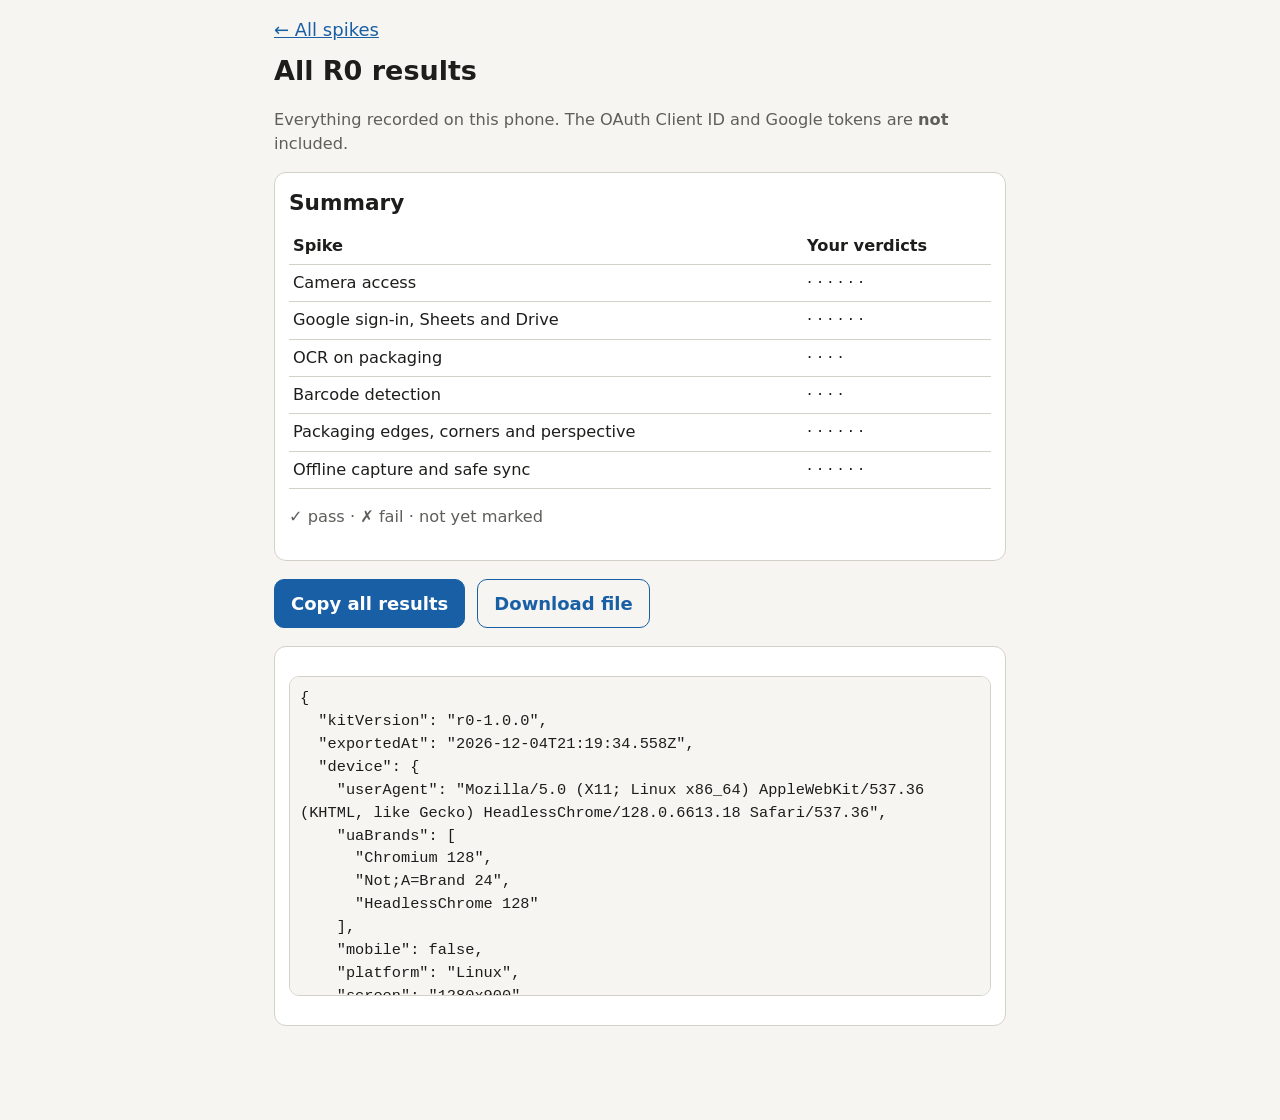
<file: results.html>
<!doctype html>
<html lang="en">
<head>
<meta charset="utf-8">
<meta name="viewport" content="width=device-width, initial-scale=1">
<title>R0 results</title>
<link rel="manifest" href="manifest.webmanifest">
<link rel="icon" href="icons/icon-192.png">
<link rel="stylesheet" href="common/style.css">
</head>
<body>
<main>
  <a href="index.html">← All spikes</a>
  <h1>All R0 results</h1>
  <p class="muted">Everything recorded on this phone. The OAuth Client ID and Google tokens are <strong>not</strong> included.</p>
  <div class="card" id="table"></div>
  <div class="row">
    <button id="copy">Copy all results</button>
    <button id="dl" class="secondary">Download file</button>
  </div>
  <div class="card"><pre id="json"></pre></div>
</main>
<script type="module">
import { el, deviceInfo, KIT_VERSION, registerServiceWorker } from './common/util.js';
import { allReports, copyText, download } from './common/report.js';
registerServiceWorker();
const reports = allReports();
const bundle = { kitVersion: KIT_VERSION, exportedAt: new Date().toISOString(), device: deviceInfo(), reports };
const text = JSON.stringify(bundle, null, 2);
document.getElementById('json').textContent = text;
const t = el('table', {}, el('tr', {}, el('th', {}, 'Spike'), el('th', {}, 'Your verdicts')));
if (!reports.length) t.append(el('tr', {}, el('td', { colspan: '2' }, 'No results yet.')));
reports.forEach(r => {
  const v = r.criteria.map(c => c.verdict === 'pass' ? '✓' : c.verdict === 'fail' ? '✗' : '·').join(' ');
  t.append(el('tr', {}, el('td', {}, r.title), el('td', {}, v)));
});
document.getElementById('table').append(el('h2', {}, 'Summary'), t, el('p', { class: 'muted' }, '✓ pass · ✗ fail · not yet marked'));
document.getElementById('copy').onclick = () => copyText(text);
document.getElementById('dl').onclick = () => download('sgr0-results.json', text);
</script>
</body>
</html>
</file>
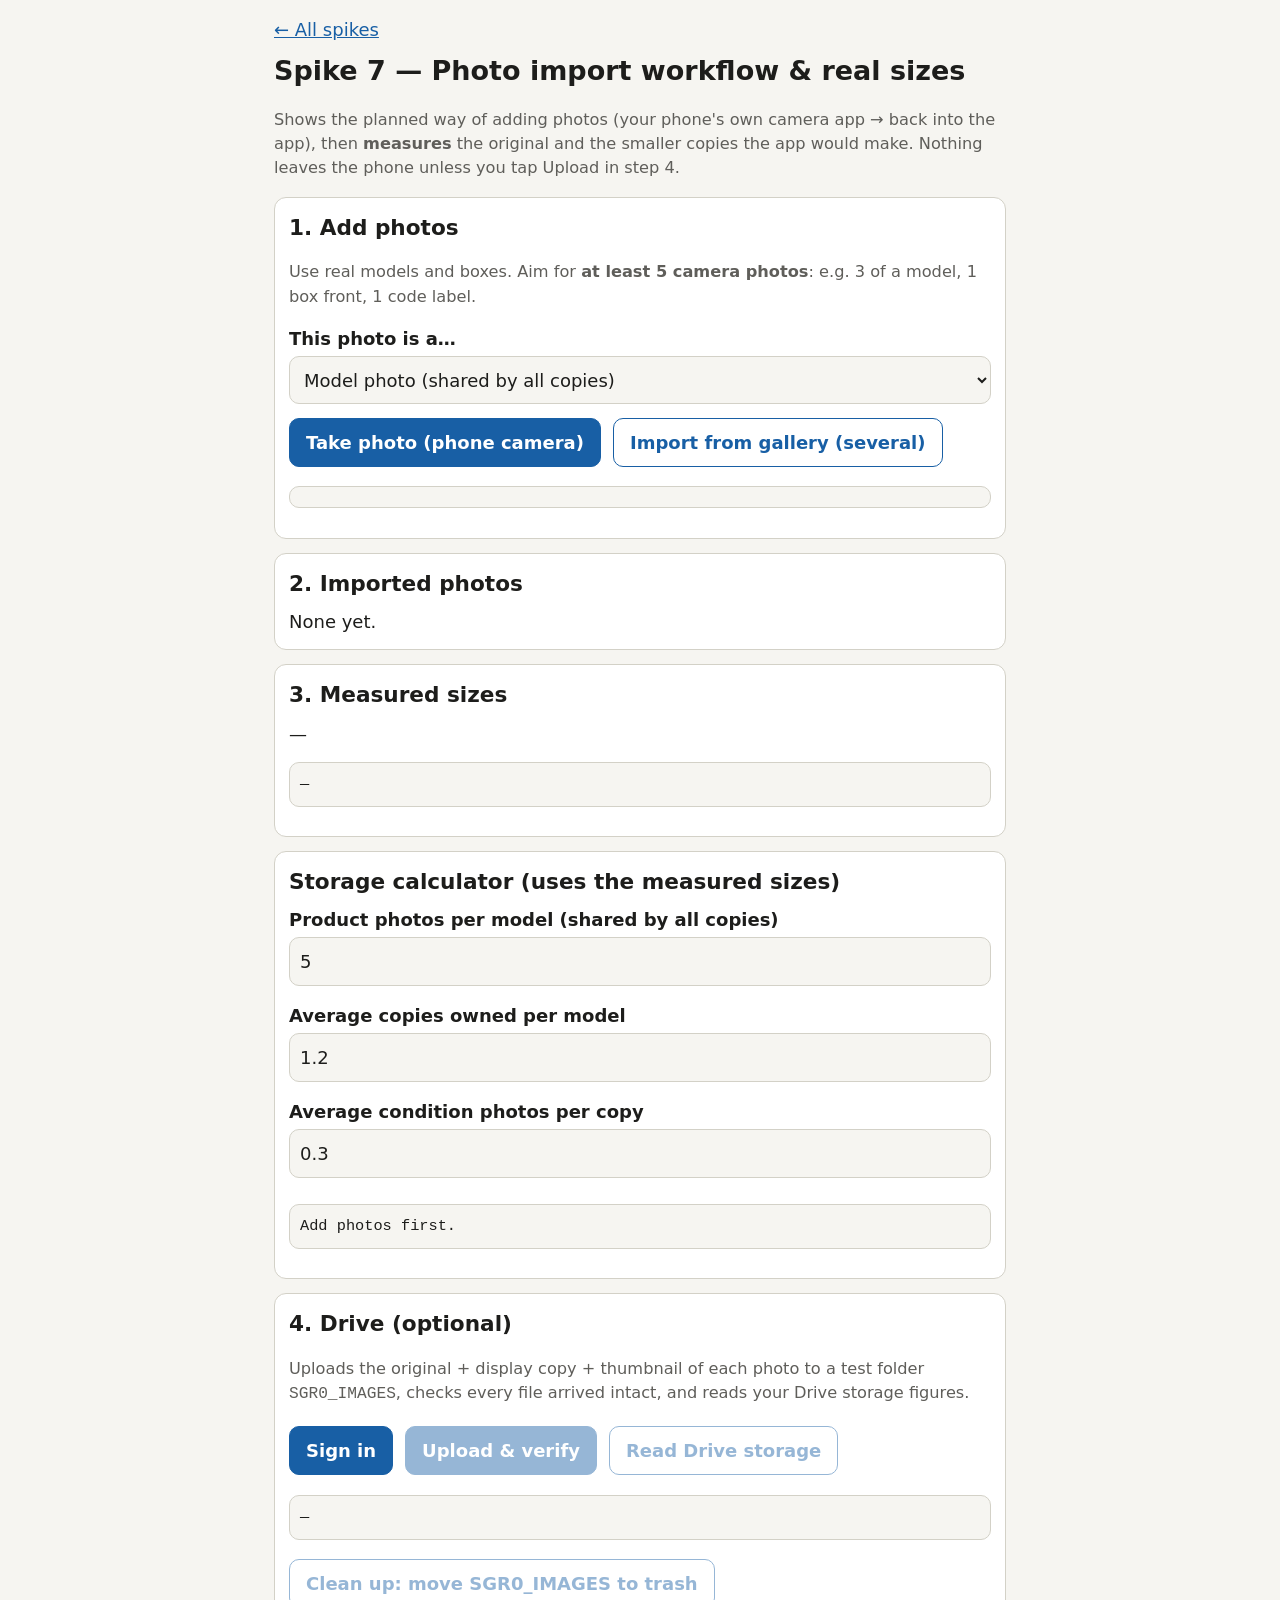
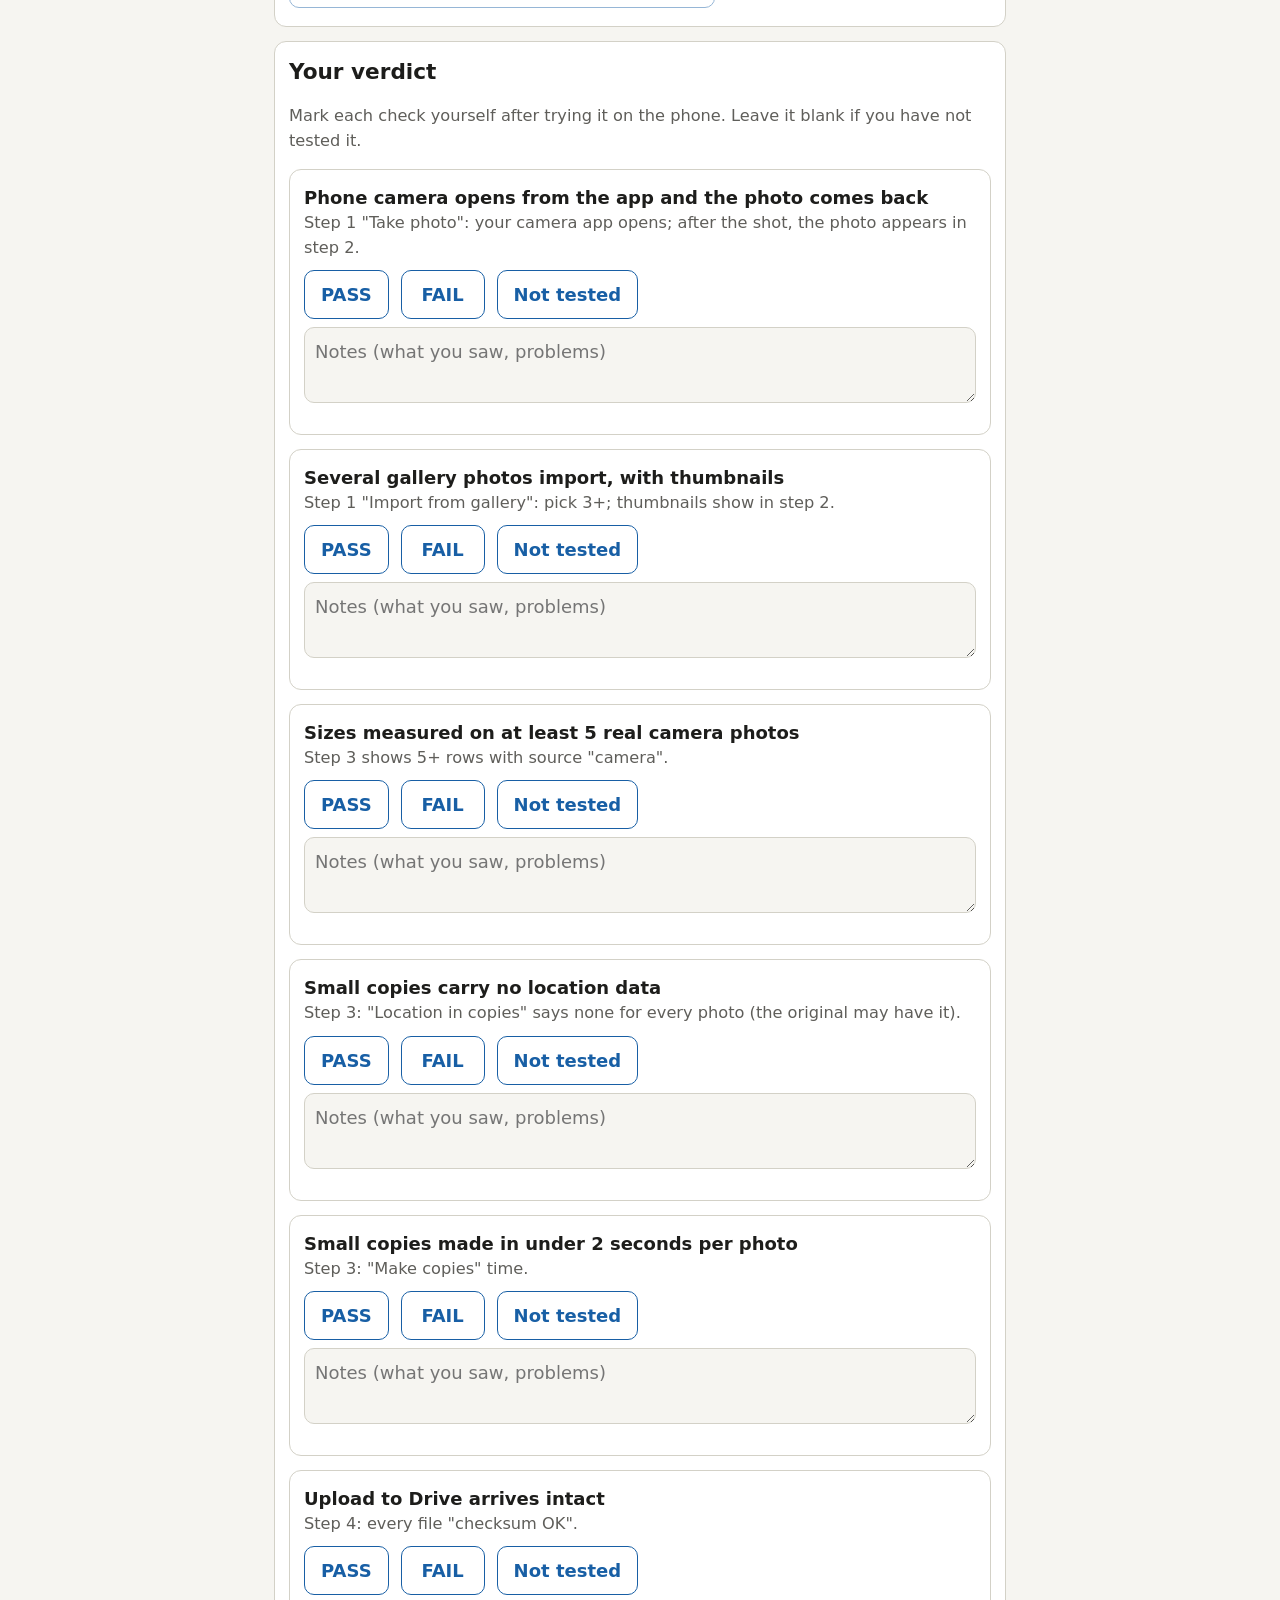
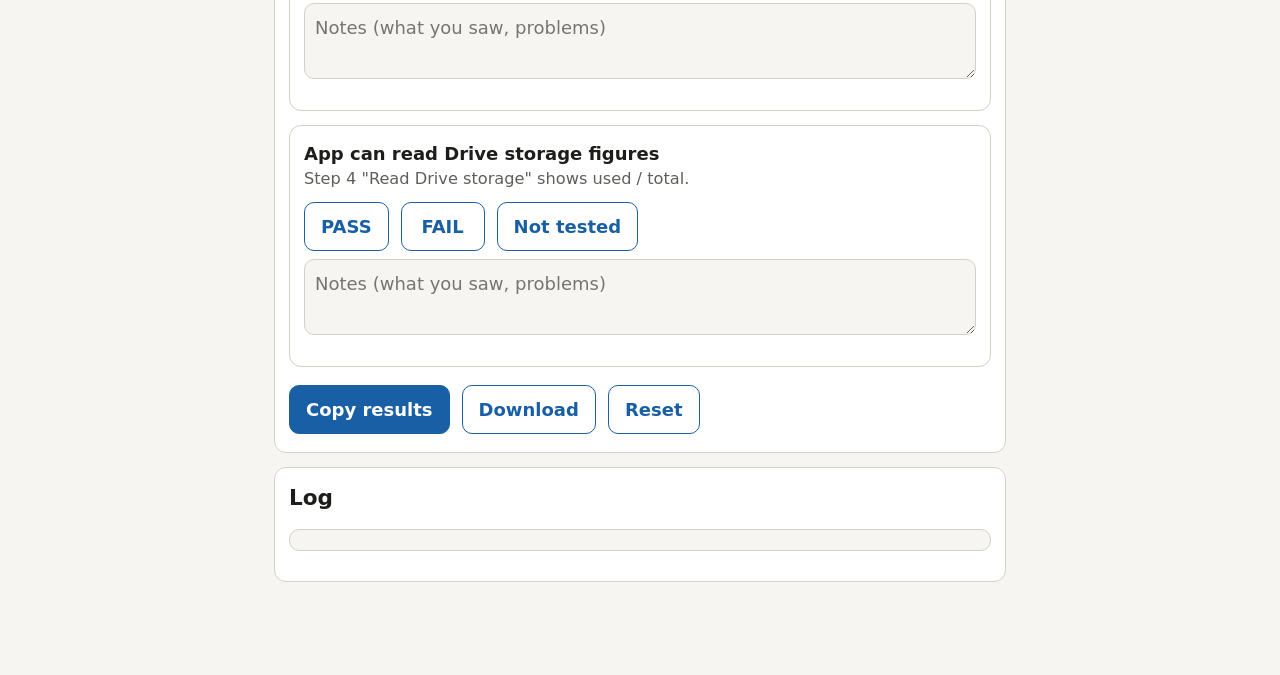
<file: spikes/1-camera/photo-sizes.html>
<!doctype html>
<html lang="en">
<head>
<meta charset="utf-8">
<meta name="viewport" content="width=device-width, initial-scale=1">
<title>R0-7 Photo import &amp; sizes</title>
<link rel="manifest" href="../../manifest.webmanifest">
<link rel="icon" href="../../icons/icon-192.png">
<link rel="stylesheet" href="../../common/style.css">
<style>
  .thumbs { display: grid; grid-template-columns: repeat(3, 1fr); gap: 8px; }
  .thumbs figure { margin: 0; }
  .thumbs img { width: 100%; aspect-ratio: 1; object-fit: cover; border-radius: 8px; }
  .thumbs figcaption { font-size: 0.8rem; }
  .thumbs select { font-size: 0.85rem; padding: 4px; }
</style>
</head>
<body>
<main>
  <a href="../../index.html">← All spikes</a>
  <h1>Spike 7 — Photo import workflow &amp; real sizes</h1>
  <p class="muted">Shows the planned way of adding photos (your phone's own camera app → back into the app), then <strong>measures</strong> the original and the smaller copies the app would make. Nothing leaves the phone unless you tap Upload in step 4.</p>

  <div class="card">
    <h2>1. Add photos</h2>
    <p class="muted">Use real models and boxes. Aim for <strong>at least 5 camera photos</strong>: e.g. 3 of a model, 1 box front, 1 code label.</p>
    <label for="role">This photo is a…</label>
    <select id="role">
      <option value="Model">Model photo (shared by all copies)</option>
      <option value="Packaging">Box / packaging</option>
      <option value="Label">Code label</option>
      <option value="Underside">Underside</option>
      <option value="Condition">Condition of one copy (copy-specific)</option>
    </select>
    <div class="row">
      <button id="cam">Take photo (phone camera)</button>
      <button id="gal" class="secondary">Import from gallery (several)</button>
    </div>
    <pre id="busy"></pre>
  </div>

  <div class="card">
    <h2>2. Imported photos</h2>
    <div id="thumbs" class="thumbs">None yet.</div>
  </div>

  <div class="card">
    <h2>3. Measured sizes</h2>
    <div id="table">—</div>
    <pre id="avg">—</pre>
  </div>

  <div class="card">
    <h2>Storage calculator (uses the measured sizes)</h2>
    <label for="pPhotos">Product photos per model (shared by all copies)</label>
    <input id="pPhotos" type="number" value="5" min="1" max="8">
    <label for="copies">Average copies owned per model</label>
    <input id="copies" type="number" value="1.2" step="0.1" min="1">
    <label for="cPhotos">Average condition photos per copy</label>
    <input id="cPhotos" type="number" value="0.3" step="0.1" min="0" max="3">
    <pre id="calc">Add photos first.</pre>
  </div>

  <div class="card">
    <h2>4. Drive (optional)</h2>
    <p class="muted">Uploads the original + display copy + thumbnail of each photo to a test folder <code>SGR0_IMAGES</code>, checks every file arrived intact, and reads your Drive storage figures.</p>
    <div class="row">
      <button id="signin">Sign in</button>
      <button id="upload" disabled>Upload &amp; verify</button>
      <button id="quota" class="secondary" disabled>Read Drive storage</button>
    </div>
    <pre id="driveInfo">—</pre>
    <button id="cleanup" class="secondary" disabled>Clean up: move SGR0_IMAGES to trash</button>
  </div>

  <div class="card" id="panel"></div>
  <div class="card"><h2>Log</h2><pre id="log"></pre></div>
</main>

<script type="module">
import { $, el, now, ms, fmtBytes, decodeImage, bitmapToCanvas, canvasToBlob, pickFile, registerServiceWorker } from '../../common/util.js';
import { Report } from '../../common/report.js';
import { signIn, drive } from '../../common/google.js';
import { md5Blob } from '../../common/md5.js';

registerServiceWorker();
const report = new Report('spike-7-images', 'Photo import workflow & real sizes', [
  { id: 'capture', label: 'Phone camera opens from the app and the photo comes back', how: 'Step 1 "Take photo": your camera app opens; after the shot, the photo appears in step 2.' },
  { id: 'gallery', label: 'Several gallery photos import, with thumbnails', how: 'Step 1 "Import from gallery": pick 3+; thumbnails show in step 2.' },
  { id: 'sizes', label: 'Sizes measured on at least 5 real camera photos', how: 'Step 3 shows 5+ rows with source "camera".' },
  { id: 'gps', label: 'Small copies carry no location data', how: 'Step 3: "Location in copies" says none for every photo (the original may have it).' },
  { id: 'speed', label: 'Small copies made in under 2 seconds per photo', how: 'Step 3: "Make copies" time.' },
  { id: 'upload', label: 'Upload to Drive arrives intact', how: 'Step 4: every file "checksum OK".' },
  { id: 'quota', label: 'App can read Drive storage figures', how: 'Step 4 "Read Drive storage" shows used / total.' },
]);
report.renderPanel($('#panel'));

// ---- EXIF reader: only checks WHETHER location data exists; it never reads coordinates. ----
function exifInfo(buf) {
  const v = new DataView(buf);
  const out = { hasExif: false, orientation: null, gpsTagCount: 0 };
  if (v.byteLength < 4 || v.getUint16(0) !== 0xFFD8) return out;
  let p = 2;
  while (p + 4 <= v.byteLength) {
    const marker = v.getUint16(p); const len = v.getUint16(p + 2);
    if (marker === 0xFFDA) break;
    if (marker === 0xFFE1 && v.getUint32(p + 4) === 0x45786966) { // "Exif"
      out.hasExif = true;
      const t = p + 10; const le = v.getUint16(t) === 0x4949;
      const u16 = (o) => v.getUint16(t + o, le), u32 = (o) => v.getUint32(t + o, le);
      const ifd0 = u32(4); const n = u16(ifd0);
      for (let i = 0; i < n; i++) {
        const e = ifd0 + 2 + i * 12; const tag = u16(e);
        if (tag === 0x0112) out.orientation = u16(e + 8);
        if (tag === 0x8825) { const g = u32(e + 8); try { out.gpsTagCount = u16(g); } catch { out.gpsTagCount = -1; } }
      }
      break;
    }
    p += 2 + len;
  }
  return out;
}

const photos = [];   // in memory only
let seq = 0;

async function processFile(file, source) {
  const role = $('#role').value;
  $('#busy').textContent = `Processing ${file.name || 'photo'}…`;
  const tDecode = now();
  const bmp = await decodeImage(file);
  const decodeMs = ms(tDecode);
  const exif = exifInfo(await file.slice(0, 256 * 1024).arrayBuffer());
  const t0 = now();
  const mk = async (edge, type, q) => canvasToBlob(bitmapToCanvas(bmp, edge), type, q);
  const display = await mk(1600, 'image/jpeg', 0.8);
  const thumb = await mk(400, 'image/jpeg', 0.7);
  const derivMs = ms(t0);
  const corrected = await mk(2000, 'image/jpeg', 0.85);     // size proxy for a straightened box image
  const displayWebp = await mk(1600, 'image/webp', 0.8);    // comparison only
  const copyExif = [display, thumb, corrected].map(b => b);
  const gpsInCopies = (await Promise.all(copyExif.map(async b => exifInfo(await b.arrayBuffer())))).some(x => x.gpsTagCount !== 0 || x.hasExif);
  const rec = {
    n: ++seq, source, role, type: file.type, width: bmp.width, height: bmp.height,
    originalBytes: file.size, displayBytes: display.size, thumbBytes: thumb.size, correctedProxyBytes: corrected.size,
    displayWebpBytes: displayWebp.type === 'image/webp' ? displayWebp.size : null,
    originalHasExif: exif.hasExif, originalHasLocation: exif.gpsTagCount > 0, exifOrientation: exif.orientation,
    locationInCopies: gpsInCopies, decodeMs, derivativesMs: derivMs,
  };
  bmp.close?.();
  const md5 = await md5Blob(file);
  photos.push({ ...rec, file, display, thumb, md5 });
  report.push('photos', rec);
  report.log(`#${rec.n} ${source}/${role}: original ${fmtBytes(rec.originalBytes)} ${rec.width}x${rec.height} → display ${fmtBytes(rec.displayBytes)}, thumb ${fmtBytes(rec.thumbBytes)} in ${derivMs} ms`);
  $('#busy').textContent = '';
  render();
}

$('#cam').onclick = async () => { const [f] = await pickFile({ capture: true }); if (f) await processFile(f, 'camera'); };
$('#gal').onclick = async () => { const files = await pickFile({ multiple: true }); for (const f of files) await processFile(f, 'gallery'); };

const avg = (xs) => xs.length ? xs.reduce((a, b) => a + b, 0) / xs.length : null;
const MB = (b) => b / 1048576;

function render() {
  // Thumbnails (made from the thumbnail copy, as the real app would).
  const grid = $('#thumbs'); grid.innerHTML = '';
  photos.forEach(p => grid.append(el('figure', {},
    el('img', { src: URL.createObjectURL(p.thumb), alt: `${p.role} photo ${p.n}` }),
    el('figcaption', {}, `#${p.n} ${p.role} · ${p.source}`))));

  const t = el('table', {}, el('tr', {}, ...['#', 'Original', 'Display', 'Thumb', 'Location', 'Make copies'].map(h => el('th', {}, h))));
  photos.forEach(p => t.append(el('tr', {},
    el('td', {}, `${p.n} ${p.source}`), el('td', {}, `${fmtBytes(p.originalBytes)} ${p.width}×${p.height}`),
    el('td', {}, fmtBytes(p.displayBytes)), el('td', {}, fmtBytes(p.thumbBytes)),
    el('td', { class: p.locationInCopies ? 'bad' : 'ok' }, `original: ${p.originalHasLocation ? 'YES' : 'no'} · copies: ${p.locationInCopies ? 'YES' : 'none'}`),
    el('td', { class: p.derivativesMs <= 2000 ? 'ok' : 'warn' }, `${(p.derivativesMs / 1000).toFixed(2)} s`))));
  $('#table').innerHTML = ''; $('#table').append(t);

  const cam = photos.filter(p => p.source === 'camera');
  const base = cam.length ? cam : photos;
  const m = {
    basedOn: `${base.length} ${cam.length ? 'camera' : 'gallery (no camera photos yet)'} photos`,
    originalAvgMB: +MB(avg(base.map(p => p.originalBytes))).toFixed(2),
    originalRangeMB: [+MB(Math.min(...base.map(p => p.originalBytes))).toFixed(2), +MB(Math.max(...base.map(p => p.originalBytes))).toFixed(2)],
    displayAvgMB: +MB(avg(base.map(p => p.displayBytes))).toFixed(3),
    thumbAvgMB: +MB(avg(base.map(p => p.thumbBytes))).toFixed(3),
    correctedProxyAvgMB: +MB(avg(base.map(p => p.correctedProxyBytes))).toFixed(3),
    displayWebpAvgMB: base.some(p => p.displayWebpBytes) ? +MB(avg(base.filter(p => p.displayWebpBytes).map(p => p.displayWebpBytes))).toFixed(3) : null,
    makeCopiesAvgSec: +(avg(base.map(p => p.derivativesMs)) / 1000).toFixed(2),
    originalsWithLocation: `${base.filter(p => p.originalHasLocation).length} of ${base.length}`,
  };
  report.measure('averages', m);
  $('#avg').textContent = JSON.stringify(m, null, 2);
  calc(m);
}

function calc(m) {
  if (!m || m.originalAvgMB == null) return;
  const pp = +$('#pPhotos').value, cp = +$('#copies').value, ccp = +$('#cPhotos').value;
  const perPhoto = m.originalAvgMB + m.displayAvgMB + m.thumbAvgMB;
  const perProductShared = pp * perPhoto + (m.correctedProxyAvgMB + m.thumbAvgMB);  // + 1 straightened box image
  const perCopy = ccp * perPhoto;
  const perModel = perProductShared + cp * perCopy;
  const originalsShare = (pp * m.originalAvgMB + cp * ccp * m.originalAvgMB) / perModel;
  const rows = [250, 500, 1000, 2000, 5000].map(n => `${String(n).padStart(5)} models → ${(n * perModel / 1024).toFixed(1)} GB  (originals ${(n * perModel * originalsShare / 1024).toFixed(1)} GB)`);
  const out = {
    inputs: { productPhotos: pp, copiesPerModel: cp, conditionPhotosPerCopy: ccp },
    perModelMB: +perModel.toFixed(2), sharedProductPhotosMB: +perProductShared.toFixed(2), perExtraCopyMB: +perCopy.toFixed(2),
    originalsSharePct: Math.round(originalsShare * 100),
  };
  report.measure('calculator', { ...out, totals: rows });
  $('#calc').textContent = JSON.stringify(out, null, 2) + '\n\n' + rows.join('\n') +
    `\n\nBackup: originals are the part to back up outside Google (${out.originalsSharePct}% of the space). Small copies can be re-made.`;
}
['#pPhotos', '#copies', '#cPhotos'].forEach(s => $(s).addEventListener('input', () => calc(report.data.measurements.averages)));

// ---- Drive ----
let folderId = localStorage.getItem('sgr0.spike7.folder');
$('#signin').onclick = async () => {
  try { await signIn(); report.log('Signed in'); $('#upload').disabled = $('#quota').disabled = $('#cleanup').disabled = false; }
  catch (e) { alert(e.message); }
};
$('#upload').onclick = async () => {
  if (!photos.length) { alert('Add photos first.'); return; }
  $('#upload').disabled = true;
  const res = [];
  try {
    if (folderId) { try { if ((await drive.get(folderId)).trashed) folderId = null; } catch { folderId = null; } }
    if (!folderId) { folderId = (await drive.createFolder('SGR0_IMAGES')).id; localStorage.setItem('sgr0.spike7.folder', folderId); }
    for (const p of photos.filter(p => !p.uploaded)) {
      for (const [variant, blob] of [['original', p.file], ['display', p.display], ['thumb', p.thumb]]) {
        $('#driveInfo').textContent = `Uploading #${p.n} ${variant}…`;
        const md5 = variant === 'original' ? p.md5 : await md5Blob(blob);
        const t0 = now();
        const up = await drive.upload(blob, { name: `SGR0_img_${p.n}_${variant}.jpg`, parents: [folderId], mimeType: blob.type || 'image/jpeg',
          appProperties: { sgr0Kind: 'img', sgr0Variant: variant } });
        res.push({ n: p.n, variant, bytes: blob.size, ms: ms(t0), checksumOk: up.md5Checksum === md5 });
      }
      p.uploaded = true;
    }
    const allOk = res.every(r => r.checksumOk);
    report.push('uploads', { at: new Date().toISOString(), files: res, allOk });
    $('#driveInfo').textContent = `${res.length} files uploaded · ${allOk ? 'checksum OK for all' : 'CHECKSUM PROBLEM'}\n` +
      res.map(r => `#${r.n} ${r.variant}: ${fmtBytes(r.bytes)} in ${(r.ms / 1000).toFixed(1)} s ${r.checksumOk ? '✓' : '✗'}`).join('\n');
  } catch (e) { $('#driveInfo').textContent = `Upload failed: ${e.message}`; report.log(`Upload failed: ${e.message}`); }
  $('#upload').disabled = false;
};
$('#quota').onclick = async () => {
  try {
    const q = (await drive.about()).storageQuota;
    const r = { limitGB: q.limit ? +(q.limit / 1073741824).toFixed(1) : 'no limit reported', usageGB: +(q.usage / 1073741824).toFixed(2),
      driveGB: q.usageInDrive ? +(q.usageInDrive / 1073741824).toFixed(2) : null, trashGB: q.usageInDriveTrash ? +(q.usageInDriveTrash / 1073741824).toFixed(2) : null,
      freeGB: q.limit ? +((q.limit - q.usage) / 1073741824).toFixed(1) : null, readableWithDriveFileScope: true };
    report.measure('quota', r);
    $('#driveInfo').textContent = JSON.stringify(r, null, 2);
  } catch (e) {
    report.measure('quota', { readableWithDriveFileScope: false, error: e.message.slice(0, 200) });
    $('#driveInfo').textContent = `Could not read storage: ${e.message}`;
  }
};
$('#cleanup').onclick = async () => {
  if (!folderId || !confirm('Move the SGR0_IMAGES test folder to Drive trash?')) return;
  try { await drive.trash(folderId); report.log('SGR0_IMAGES moved to trash'); folderId = null; localStorage.removeItem('sgr0.spike7.folder'); $('#driveInfo').textContent = 'Test folder moved to trash.'; }
  catch (e) { $('#driveInfo').textContent = `Clean-up failed: ${e.message}`; }
};
</script>
</body>
</html>
</file>
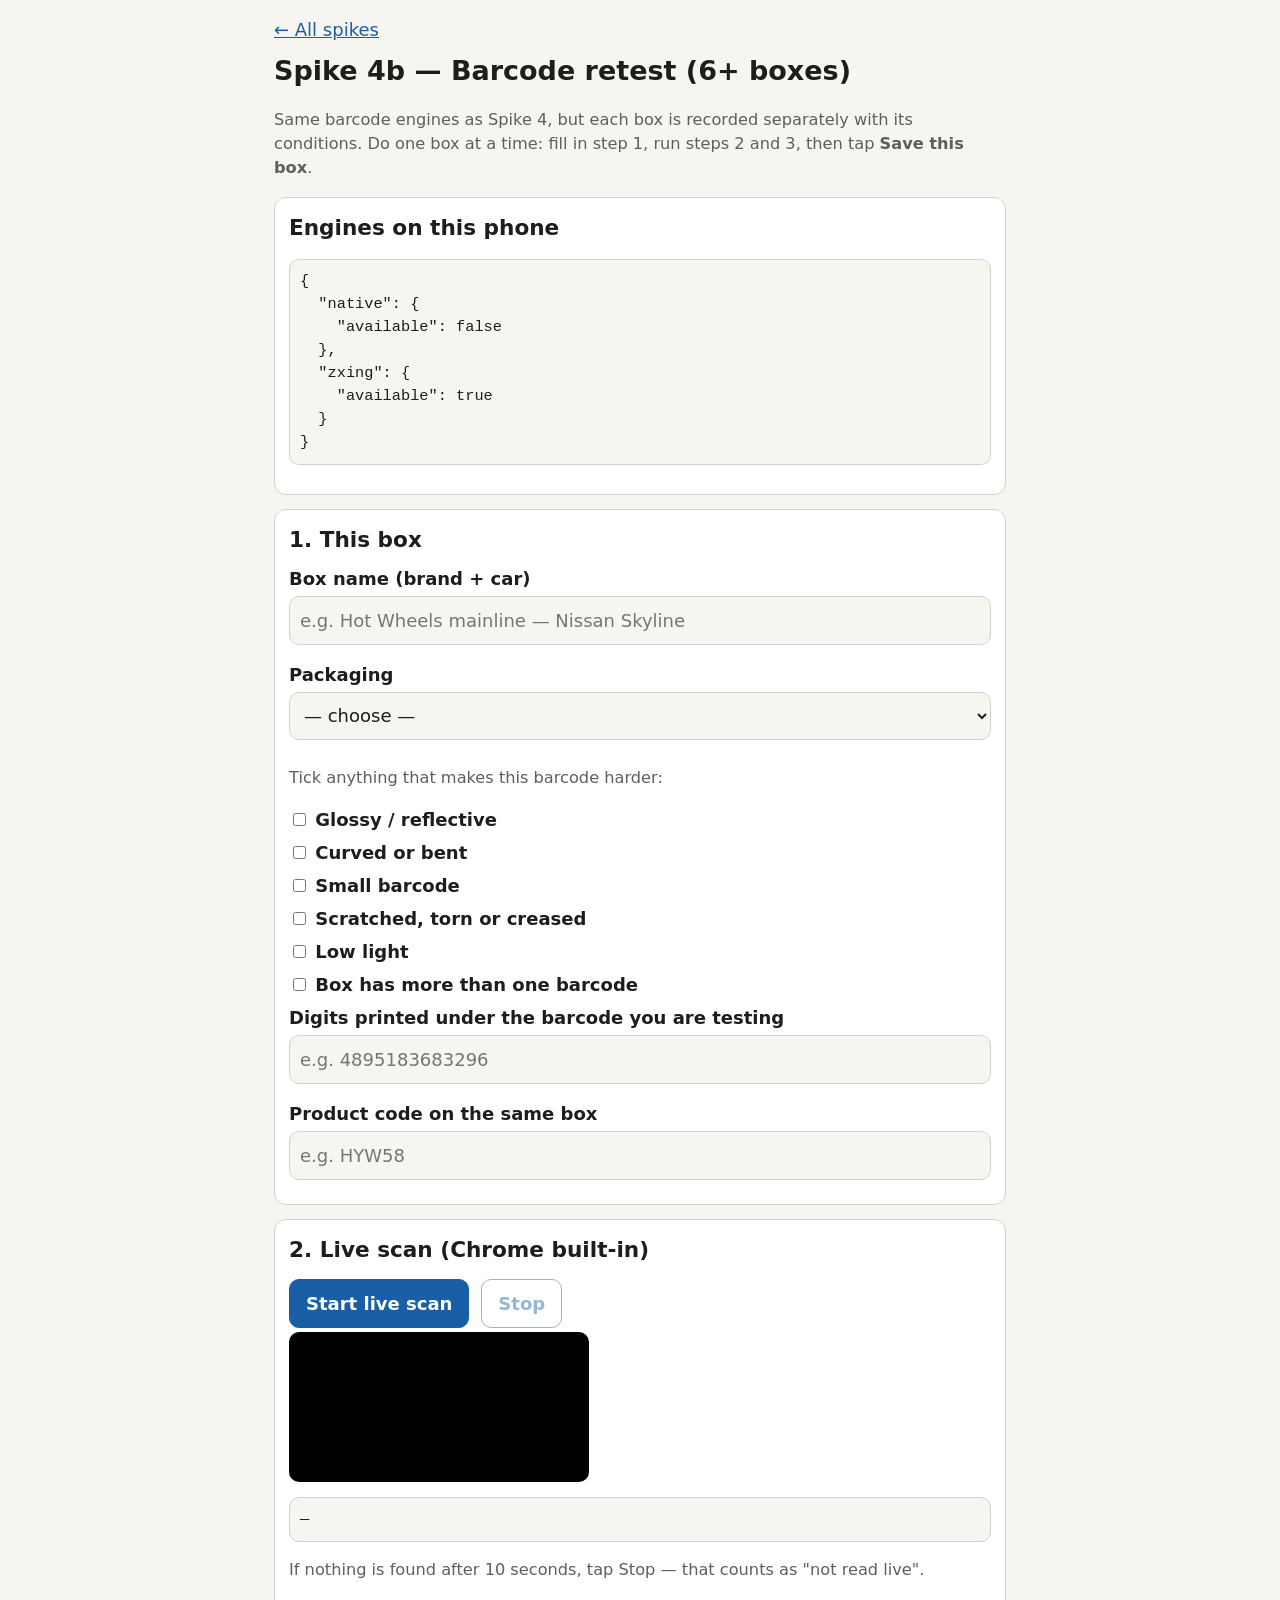
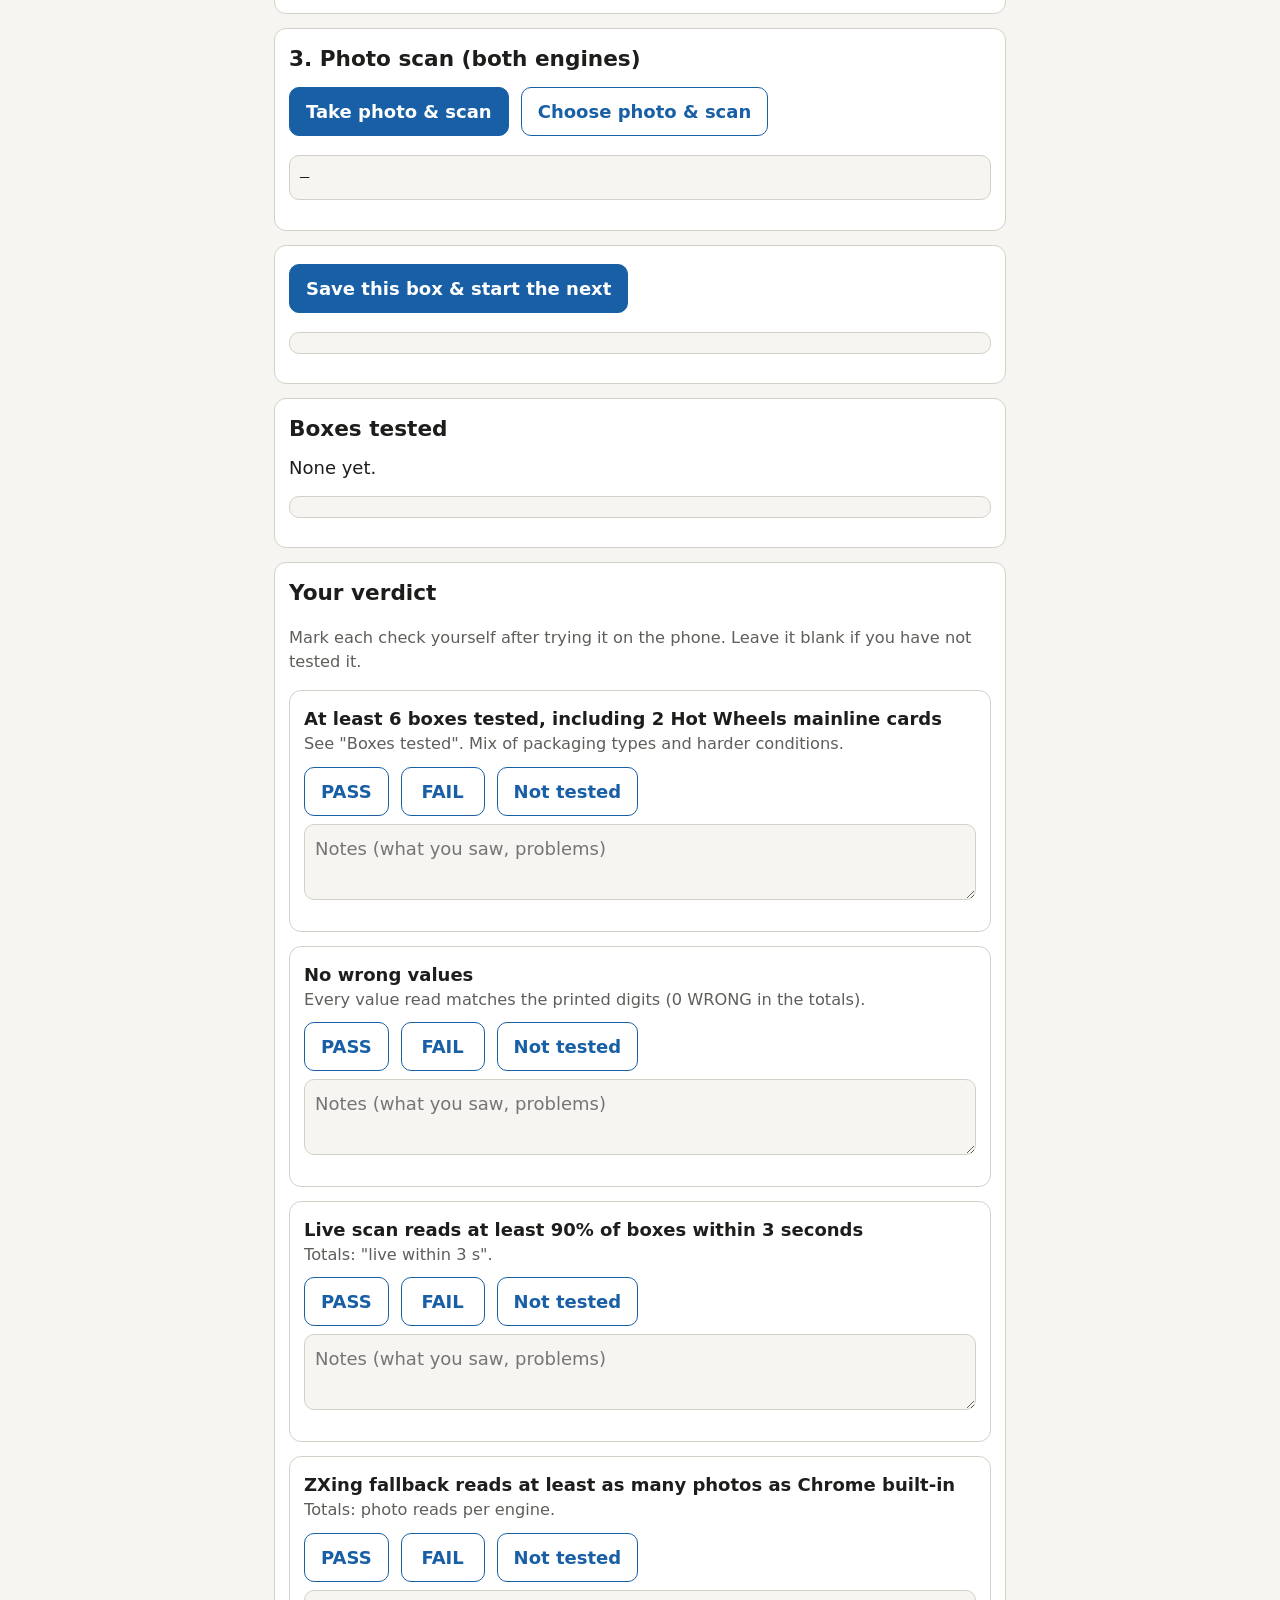
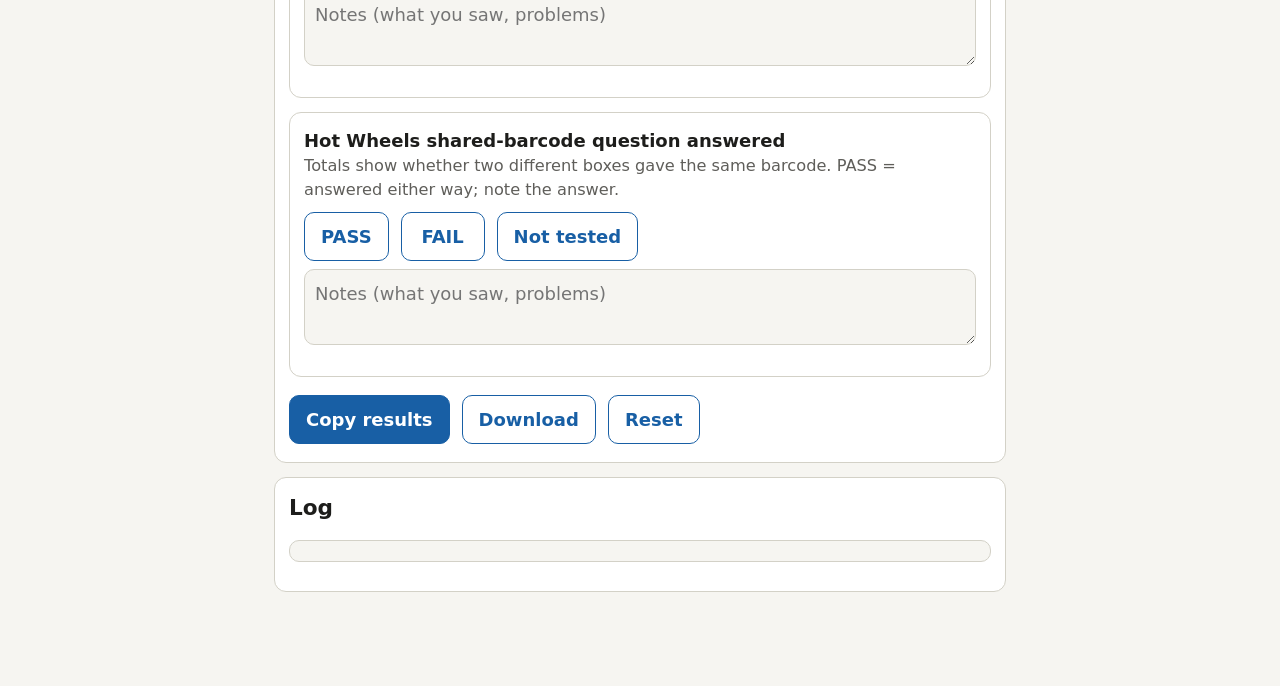
<file: spikes/4-barcode/retest.html>
<!doctype html>
<html lang="en">
<head>
<meta charset="utf-8">
<meta name="viewport" content="width=device-width, initial-scale=1">
<title>R0-4b Barcode retest</title>
<link rel="manifest" href="../../manifest.webmanifest">
<link rel="icon" href="../../icons/icon-192.png">
<link rel="stylesheet" href="../../common/style.css">
</head>
<body>
<main>
  <a href="../../index.html">← All spikes</a>
  <h1>Spike 4b — Barcode retest (6+ boxes)</h1>
  <p class="muted">Same barcode engines as Spike 4, but each box is recorded separately with its conditions. Do one box at a time: fill in step 1, run steps 2 and 3, then tap <strong>Save this box</strong>.</p>

  <div class="card">
    <h2>Engines on this phone</h2>
    <pre id="engines">Checking…</pre>
  </div>

  <div class="card">
    <h2>1. This box</h2>
    <label for="boxName">Box name (brand + car)</label>
    <input id="boxName" type="text" placeholder="e.g. Hot Wheels mainline — Nissan Skyline">
    <label for="pack">Packaging</label>
    <select id="pack">
      <option value="">— choose —</option>
      <option>Blister card (e.g. Hot Wheels)</option>
      <option>Window box</option>
      <option>Closed box</option>
      <option>Other</option>
    </select>
    <p class="muted">Tick anything that makes this barcode harder:</p>
    <label><input type="checkbox" class="cond" value="glossy"> Glossy / reflective</label>
    <label><input type="checkbox" class="cond" value="curved"> Curved or bent</label>
    <label><input type="checkbox" class="cond" value="small"> Small barcode</label>
    <label><input type="checkbox" class="cond" value="damaged"> Scratched, torn or creased</label>
    <label><input type="checkbox" class="cond" value="low-light"> Low light</label>
    <label><input type="checkbox" class="cond" value="two-barcodes"> Box has more than one barcode</label>
    <label for="truth">Digits printed under the barcode you are testing</label>
    <input id="truth" type="text" inputmode="numeric" placeholder="e.g. 4895183683296">
    <label for="truthCode">Product code on the same box</label>
    <input id="truthCode" type="text" placeholder="e.g. HYW58">
  </div>

  <div class="card">
    <h2>2. Live scan (Chrome built-in)</h2>
    <div class="row">
      <button id="start">Start live scan</button>
      <button id="stop" class="secondary" disabled>Stop</button>
    </div>
    <video id="video" autoplay playsinline muted></video>
    <pre id="live">—</pre>
    <p class="muted">If nothing is found after 10 seconds, tap Stop — that counts as "not read live".</p>
  </div>

  <div class="card">
    <h2>3. Photo scan (both engines)</h2>
    <div class="row">
      <button id="cam">Take photo &amp; scan</button>
      <button id="gal" class="secondary">Choose photo &amp; scan</button>
    </div>
    <pre id="photo">—</pre>
  </div>

  <div class="card">
    <button id="saveBox">Save this box &amp; start the next</button>
    <pre id="saveInfo"></pre>
  </div>

  <div class="card"><h2>Boxes tested</h2><div id="boxes">None yet.</div><pre id="totals"></pre></div>
  <div class="card" id="panel"></div>
  <div class="card"><h2>Log</h2><pre id="log"></pre></div>
</main>

<script src="../../vendor/barcode/ponyfill.js"></script>
<script type="module">
import { $, el, now, ms, decodeImage, startRearCamera, stopStream, pickFile, registerServiceWorker } from '../../common/util.js';
import { Report } from '../../common/report.js';

registerServiceWorker();
const report = new Report('spike-4b-barcode-retest', 'Barcode retest (6+ boxes)', [
  { id: 'boxes', label: 'At least 6 boxes tested, including 2 Hot Wheels mainline cards', how: 'See "Boxes tested". Mix of packaging types and harder conditions.' },
  { id: 'accuracy', label: 'No wrong values', how: 'Every value read matches the printed digits (0 WRONG in the totals).' },
  { id: 'live', label: 'Live scan reads at least 90% of boxes within 3 seconds', how: 'Totals: "live within 3 s".' },
  { id: 'zxing', label: 'ZXing fallback reads at least as many photos as Chrome built-in', how: 'Totals: photo reads per engine.' },
  { id: 'shared', label: 'Hot Wheels shared-barcode question answered', how: 'Totals show whether two different boxes gave the same barcode. PASS = answered either way; note the answer.' },
]);
report.renderPanel($('#panel'));

const FORMATS = ['ean_13', 'ean_8', 'upc_a', 'upc_e', 'code_128', 'code_39', 'qr_code', 'data_matrix', 'itf'];
const wasmUrl = new URL('../../vendor/barcode/zxing_reader.wasm', location.href).href;
BarcodeDetectionAPI.prepareZXingModule({
  overrides: { locateFile: (path, prefix) => (path.endsWith('.wasm') ? wasmUrl : prefix + path) },
});
const engines = {};
{
  const info = {};
  if ('BarcodeDetector' in window) {
    try {
      const fmts = await window.BarcodeDetector.getSupportedFormats();
      info.native = { available: fmts.length > 0, formats: fmts.length };
      if (fmts.length) engines.native = new window.BarcodeDetector({ formats: FORMATS.filter(f => fmts.includes(f)) });
    } catch (e) { info.native = { available: false, error: e.message }; }
  } else info.native = { available: false };
  try {
    const Z = BarcodeDetectionAPI.BarcodeDetector;
    const zf = await Z.getSupportedFormats();
    engines.zxing = new Z({ formats: FORMATS.filter(f => zf.includes(f)) });
    info.zxing = { available: true };
  } catch (e) { info.zxing = { available: false, error: e.message }; }
  $('#engines').textContent = JSON.stringify(info, null, 2);
  report.measure('engines', info);
}

// The box currently being tested.
let cur = newBox();
function newBox() { return { live: null, photo: {} }; }
const verdict = (raw) => { const t = $('#truth').value.trim(); return t ? (raw === t ? 'MATCH' : 'WRONG') : 'no digits typed'; };

let stream = null, running = false;
$('#start').onclick = async () => {
  const det = engines.native || engines.zxing;
  const engine = engines.native ? 'native' : 'zxing';
  try { stream = await startRearCamera($('#video'), { width: 1920, height: 1080 }); }
  catch (e) { $('#live').textContent = `Camera failed: ${e.message}`; return; }
  $('#stop').disabled = false; $('#start').disabled = true; running = true;
  const t0 = now(); let frames = 0;
  const loop = async () => {
    if (!running) return;
    try {
      const found = await det.detect($('#video')); frames++;
      if (found.length) {
        const r = found[0];
        cur.live = { engine, value: r.rawValue, format: r.format, ms: ms(t0), frames, check: verdict(r.rawValue) };
        $('#live').textContent = `${r.format}: ${r.rawValue}\nread after ${cur.live.ms} ms · ${cur.live.check}`;
        stop(); return;
      }
      $('#live').textContent = `Scanning… ${Math.round(ms(t0) / 1000)} s · ${frames} frames`;
    } catch (e) { $('#live').textContent = `Error: ${e.message}`; }
    setTimeout(loop, 120);
  };
  loop();
};
function stop() {
  if (running && !cur.live) cur.live = { engine: engines.native ? 'native' : 'zxing', value: null, ms: null, check: 'not read' };
  running = false; stopStream(stream); stream = null; $('#stop').disabled = true; $('#start').disabled = false;
}
$('#stop').onclick = stop;

async function photoScan(capture) {
  const [file] = await pickFile({ capture });
  if (!file) return;
  const bmp = await decodeImage(file);
  const lines = [`Photo ${bmp.width}x${bmp.height}`];
  for (const [name, det] of Object.entries(engines)) {
    const t0 = now();
    try {
      const found = await det.detect(bmp);
      const t = ms(t0);
      const all = found.map(f => f.rawValue);
      cur.photo[name] = found.length ? { value: found[0].rawValue, format: found[0].format, allValues: all, ms: t, check: verdict(found[0].rawValue) }
                                     : { value: null, ms: t, check: 'not read' };
      lines.push(`${name}: ${found.length ? `${found[0].rawValue} (${t} ms) ${cur.photo[name].check}` : `nothing found (${t} ms)`}` +
        (all.length > 1 ? `\n   also saw: ${all.slice(1).join(', ')}` : ''));
    } catch (e) { cur.photo[name] = { value: null, error: e.message }; lines.push(`${name}: error ${e.message}`); }
  }
  $('#photo').textContent = lines.join('\n');
}
$('#cam').onclick = () => photoScan(true);
$('#gal').onclick = () => photoScan(false);

$('#saveBox').onclick = () => {
  const name = $('#boxName').value.trim();
  if (!name) { alert('Type the box name first (step 1).'); return; }
  if (running) stop();
  const box = {
    n: (report.data.measurements.boxes || []).length + 1, name, packaging: $('#pack').value,
    conditions: [...document.querySelectorAll('.cond:checked')].map(c => c.value),
    printedDigits: $('#truth').value.trim() || null, productCode: $('#truthCode').value.trim() || null,
    live: cur.live, photo: cur.photo, savedAt: new Date().toISOString(),
  };
  report.push('boxes', box);
  report.log(`Saved box ${box.n}: ${name}`);
  $('#saveInfo').textContent = `Saved box ${box.n}. Fill in the next box.`;
  ['#boxName', '#truth', '#truthCode'].forEach(s => $(s).value = '');
  document.querySelectorAll('.cond').forEach(c => c.checked = false);
  $('#live').textContent = '—'; $('#photo').textContent = '—';
  cur = newBox();
  render();
};

function render() {
  const boxes = report.data.measurements.boxes || [];
  if (!boxes.length) return;
  const t = el('table', {}, el('tr', {}, ...['#', 'Box', 'Live', 'Photo (built-in / ZXing)'].map(h => el('th', {}, h))));
  boxes.forEach(b => t.append(el('tr', {},
    el('td', {}, b.n), el('td', {}, `${b.name}${b.conditions.length ? ' · ' + b.conditions.join(', ') : ''}`),
    el('td', { class: b.live?.check === 'MATCH' ? 'ok' : b.live?.check === 'WRONG' ? 'bad' : 'warn' }, b.live ? `${b.live.check}${b.live.ms ? ` ${(b.live.ms / 1000).toFixed(1)} s` : ''}` : 'not tried'),
    el('td', {}, `${b.photo.native?.check ?? '—'} / ${b.photo.zxing?.check ?? '—'}`))));
  $('#boxes').innerHTML = ''; $('#boxes').append(t);

  const reads = boxes.flatMap(b => [b.live, b.photo.native, b.photo.zxing].filter(r => r && r.value));
  const wrong = reads.filter(r => r.check === 'WRONG').length;
  const liveFast = boxes.filter(b => b.live?.check === 'MATCH' && b.live.ms <= 3000).length;
  const byValue = {};
  boxes.forEach(b => { const v = b.printedDigits || b.live?.value || b.photo.native?.value || b.photo.zxing?.value; if (v) (byValue[v] ||= []).push(b.name); });
  const shared = Object.entries(byValue).filter(([, names]) => names.length > 1).map(([v, names]) => ({ barcode: v, boxes: names }));
  const totals = {
    boxesTested: boxes.length,
    hotWheelsBoxes: boxes.filter(b => /hot\s*wheels/i.test(b.name)).length,
    valuesRead: reads.length, wrongValues: wrong,
    liveWithin3s: `${liveFast} of ${boxes.length}`,
    photoReads: { native: boxes.filter(b => b.photo.native?.value).length, zxing: boxes.filter(b => b.photo.zxing?.value).length },
    sameBarcodeOnDifferentBoxes: shared.length ? shared : 'none so far',
  };
  report.measure('totals', totals);
  $('#totals').textContent = JSON.stringify(totals, null, 2);
}
render();
</script>
</body>
</html>
</file>
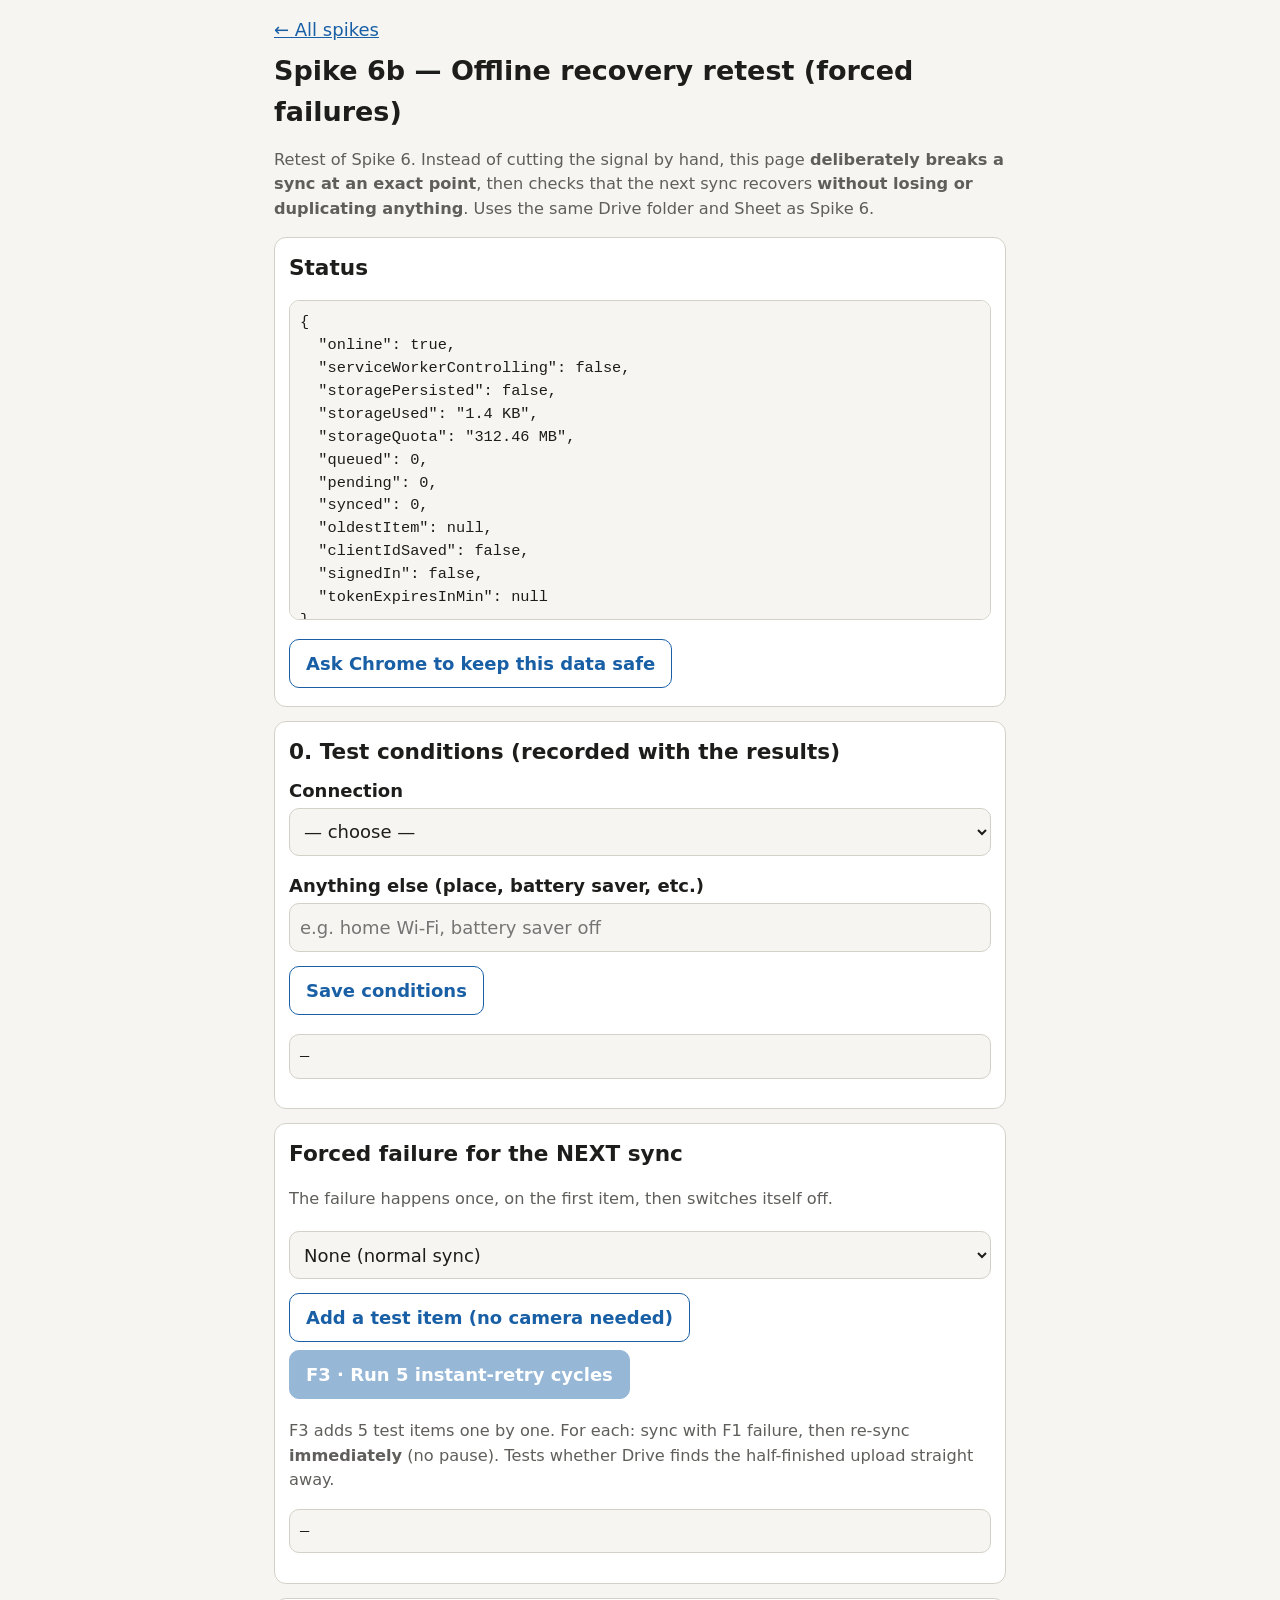
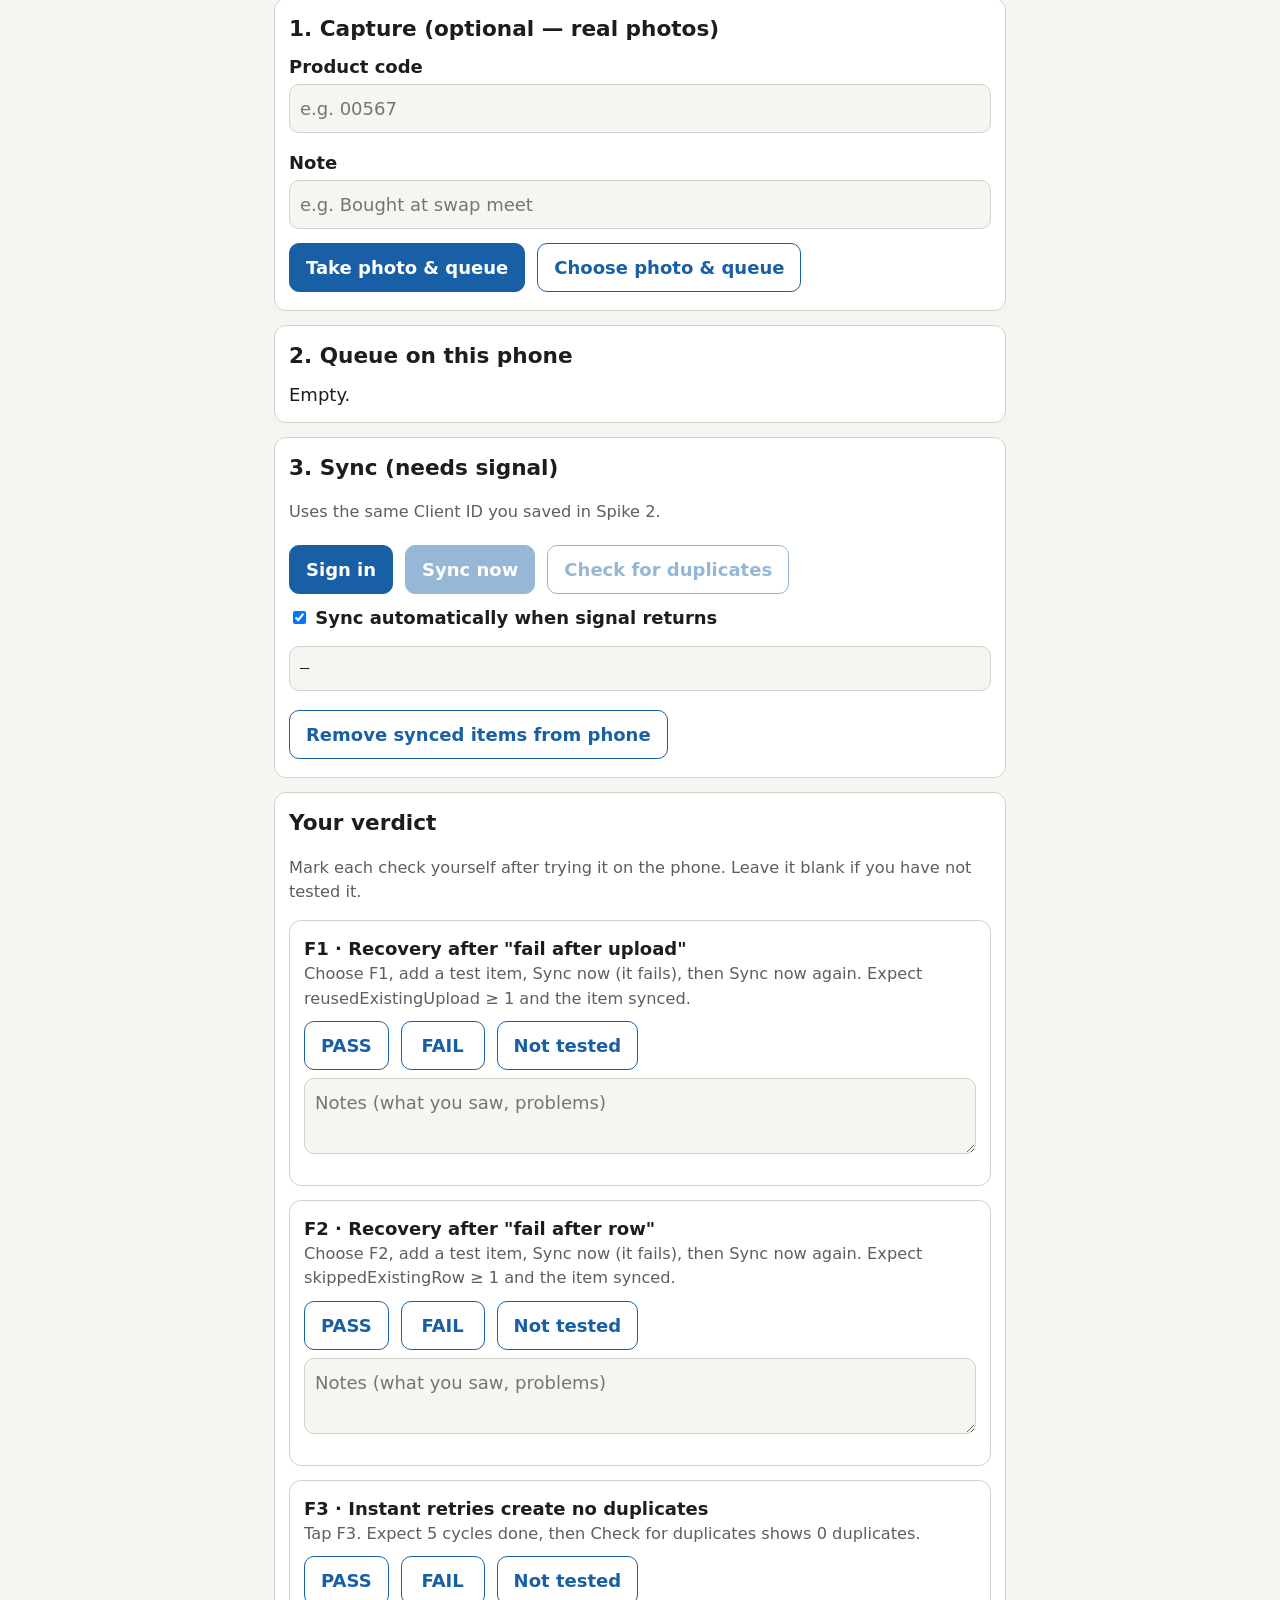
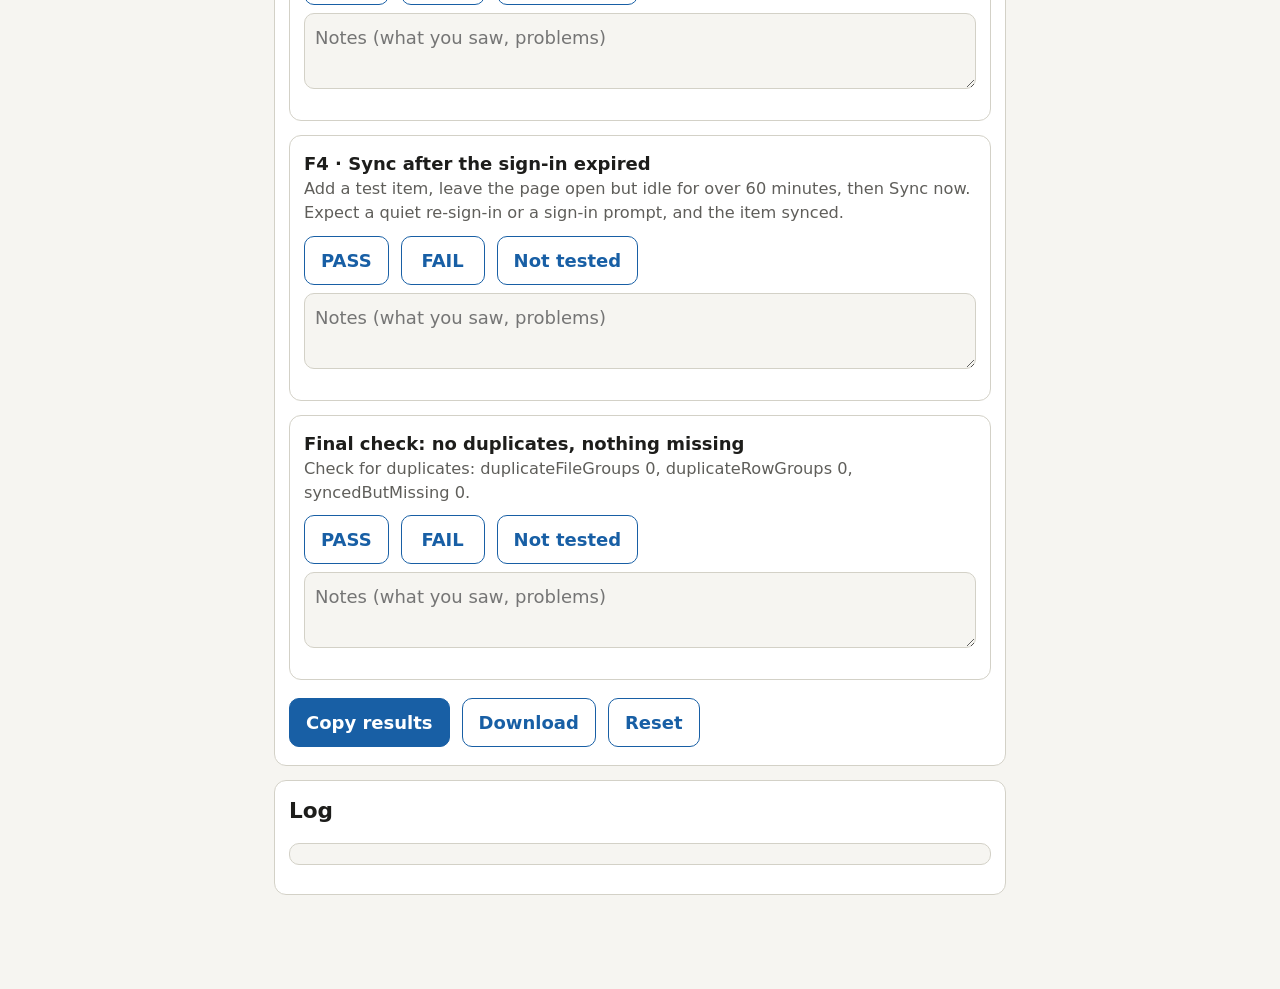
<file: spikes/6-offline/recovery.html>
<!doctype html>
<html lang="en">
<head>
<meta charset="utf-8">
<meta name="viewport" content="width=device-width, initial-scale=1">
<title>R0-6b Offline recovery retest</title>
<link rel="manifest" href="../../manifest.webmanifest">
<link rel="icon" href="../../icons/icon-192.png">
<link rel="stylesheet" href="../../common/style.css">
</head>
<body>
<main>
  <a href="../../index.html">← All spikes</a>
  <h1>Spike 6b — Offline recovery retest (forced failures)</h1>
  <p class="muted">Retest of Spike 6. Instead of cutting the signal by hand, this page <strong>deliberately breaks a sync at an exact point</strong>, then checks that the next sync recovers <strong>without losing or duplicating anything</strong>. Uses the same Drive folder and Sheet as Spike 6.</p>
  <div id="netBanner"></div>

  <div class="card">
    <h2>Status</h2>
    <pre id="status">Checking…</pre>
    <button id="persist" class="secondary">Ask Chrome to keep this data safe</button>
  </div>

  <div class="card">
    <h2>0. Test conditions (recorded with the results)</h2>
    <label for="condNet">Connection</label>
    <select id="condNet"><option value="">— choose —</option><option>Wi-Fi</option><option>Mobile data 4G</option><option>Mobile data 5G</option><option>Other</option></select>
    <label for="condNote">Anything else (place, battery saver, etc.)</label>
    <input id="condNote" type="text" placeholder="e.g. home Wi-Fi, battery saver off">
    <button id="saveCond" class="secondary">Save conditions</button>
    <pre id="condInfo">—</pre>
  </div>

  <div class="card">
    <h2>Forced failure for the NEXT sync</h2>
    <p class="muted">The failure happens once, on the first item, then switches itself off.</p>
    <select id="fault">
      <option value="none">None (normal sync)</option>
      <option value="after-upload">F1 · Fail after the photo upload, before the Sheet row</option>
      <option value="after-row">F2 · Fail after the Sheet row, before the phone marks it synced</option>
    </select>
    <div class="row">
      <button id="addTest" class="secondary">Add a test item (no camera needed)</button>
    </div>
    <div class="row">
      <button id="f3" disabled>F3 · Run 5 instant-retry cycles</button>
    </div>
    <p class="muted">F3 adds 5 test items one by one. For each: sync with F1 failure, then re-sync <strong>immediately</strong> (no pause). Tests whether Drive finds the half-finished upload straight away.</p>
    <pre id="faultInfo">—</pre>
  </div>

  <div class="card">
    <h2>1. Capture (optional — real photos)</h2>
    <label for="code">Product code</label>
    <input id="code" type="text" placeholder="e.g. 00567" autocapitalize="characters">
    <label for="note">Note</label>
    <input id="note" type="text" placeholder="e.g. Bought at swap meet">
    <div class="row">
      <button id="capCam">Take photo &amp; queue</button>
      <button id="capGal" class="secondary">Choose photo &amp; queue</button>
    </div>
  </div>

  <div class="card">
    <h2>2. Queue on this phone</h2>
    <div id="queue">Empty.</div>
  </div>

  <div class="card">
    <h2>3. Sync (needs signal)</h2>
    <p class="muted">Uses the same Client ID you saved in Spike 2.</p>
    <div class="row">
      <button id="signin">Sign in</button>
      <button id="sync" disabled>Sync now</button>
      <button id="audit" class="secondary" disabled>Check for duplicates</button>
    </div>
    <label><input id="autoSync" type="checkbox" checked> Sync automatically when signal returns</label>
    <pre id="syncInfo">—</pre>
    <button id="clearSynced" class="secondary">Remove synced items from phone</button>
  </div>

  <div class="card" id="panel"></div>
  <div class="card"><h2>Log</h2><pre id="log"></pre></div>
</main>

<script type="module">
import { $, el, now, ms, uuid, fmtBytes, pickFile, registerServiceWorker } from '../../common/util.js';
import { Report } from '../../common/report.js';
import { queue } from '../../common/idb.js';
import { signIn, hasToken, tokenInfo, getClientId, drive, sheets } from '../../common/google.js';
import { md5Blob } from '../../common/md5.js';

registerServiceWorker();
const report = new Report('spike-6b-recovery', 'Offline recovery retest (forced failures)', [
  { id: 'f1', label: 'F1 · Recovery after "fail after upload"', how: 'Choose F1, add a test item, Sync now (it fails), then Sync now again. Expect reusedExistingUpload ≥ 1 and the item synced.' },
  { id: 'f2', label: 'F2 · Recovery after "fail after row"', how: 'Choose F2, add a test item, Sync now (it fails), then Sync now again. Expect skippedExistingRow ≥ 1 and the item synced.' },
  { id: 'f3', label: 'F3 · Instant retries create no duplicates', how: 'Tap F3. Expect 5 cycles done, then Check for duplicates shows 0 duplicates.' },
  { id: 'f4', label: 'F4 · Sync after the sign-in expired', how: 'Add a test item, leave the page open but idle for over 60 minutes, then Sync now. Expect a quiet re-sign-in or a sign-in prompt, and the item synced.' },
  { id: 'final', label: 'Final check: no duplicates, nothing missing', how: 'Check for duplicates: duplicateFileGroups 0, duplicateRowGroups 0, syncedButMissing 0.' },
]);
report.renderPanel($('#panel'));

const ST = JSON.parse(localStorage.getItem('sgr0.spike6.state') || '{}');
const saveST = () => localStorage.setItem('sgr0.spike6.state', JSON.stringify(ST));

function netBanner() {
  $('#netBanner').innerHTML = navigator.onLine ? '' : '<div class="banner">No connection — capture still works; items wait on the phone.</div>';
}
addEventListener('online', () => { netBanner(); report.log('Connection back'); if (!$('#autoSync').checked) return; if (hasToken()) syncAll('auto-online'); else report.log('Auto-sync skipped: sign-in expired — tap Sync now'); });
addEventListener('offline', () => { netBanner(); report.log('Connection lost'); });
netBanner();

async function refreshStatus() {
  const items = await queue.all();
  const est = navigator.storage?.estimate ? await navigator.storage.estimate() : null;
  const persisted = navigator.storage?.persisted ? await navigator.storage.persisted() : null;
  const s = {
    online: navigator.onLine,
    serviceWorkerControlling: !!navigator.serviceWorker?.controller,
    storagePersisted: persisted,
    storageUsed: est ? fmtBytes(est.usage) : null,
    storageQuota: est ? fmtBytes(est.quota) : null,
    queued: items.length,
    pending: items.filter(i => i.status !== 'synced').length,
    synced: items.filter(i => i.status === 'synced').length,
    oldestItem: items.length ? items.map(i => i.createdAt).sort()[0] : null,
    clientIdSaved: !!getClientId(),
    signedIn: hasToken(),
    tokenExpiresInMin: tokenInfo() ? Math.round(tokenInfo().expiresInSec / 60) : null,
  };
  $('#status').textContent = JSON.stringify(s, null, 2);
  report.measure('lastStatus', { ...s, at: new Date().toISOString() });
  renderQueue(items);
  return s;
}

function renderQueue(items) {
  if (!items.length) { $('#queue').textContent = 'Empty.'; return; }
  const t = el('table', {}, el('tr', {}, ...['When', 'Code', 'Photo', 'Status'].map(h => el('th', {}, h))));
  items.sort((a, b) => a.createdAt.localeCompare(b.createdAt)).forEach(i => t.append(el('tr', {},
    el('td', {}, i.createdAt.slice(5, 16).replace('T', ' ')), el('td', {}, i.productCode || '—'),
    el('td', {}, fmtBytes(i.photoBytes)),
    el('td', { class: i.status === 'synced' ? 'ok' : i.status.startsWith('error') ? 'bad' : 'warn' }, i.status + (i.attempts ? ` (${i.attempts} tries)` : '')))));
  $('#queue').innerHTML = ''; $('#queue').append(t);
}

$('#persist').onclick = async () => {
  const r = navigator.storage?.persist ? await navigator.storage.persist() : null;
  report.measure('persistRequest', r); report.log(`Persistent storage granted: ${r}`);
  refreshStatus();
};

async function queueBlob(file, productCode, note, kind) {
  const t0 = now();
  const item = {
    clientId: uuid(), createdAt: new Date().toISOString(), createdOnline: navigator.onLine,
    productCode, note, kind,
    photo: file, photoType: file.type || 'image/jpeg', photoBytes: file.size,
    md5: await md5Blob(file),
    status: 'pending', attempts: 0, driveFileId: null, rowWritten: false, lastError: null,
  };
  await queue.put(item);
  const back = await queue.get(item.clientId);
  const ok = back && back.photo && (await md5Blob(back.photo)) === item.md5;
  report.push('captures', { kind, online: item.createdOnline, bytes: item.photoBytes, storeMs: ms(t0), readBackIntact: ok });
  report.log(`Queued ${item.clientId.slice(0, 8)} ${productCode} (${fmtBytes(item.photoBytes)}) intact=${ok}`);
  refreshStatus();
  return item;
}

async function capture(captureMode) {
  const [file] = await pickFile({ capture: captureMode });
  if (!file) return;
  await queueBlob(file, $('#code').value, $('#note').value, 'photo');
  $('#note').value = '';
}

// A unique test image made on the phone (random pattern), so no camera is needed.
let testNo = 0;
async function makeTestImage() {
  const c = document.createElement('canvas'); c.width = 800; c.height = 600;
  const g = c.getContext('2d');
  for (let i = 0; i < 400; i++) { g.fillStyle = `hsl(${Math.random() * 360},70%,50%)`; g.fillRect(Math.random() * 800, Math.random() * 600, 40, 40); }
  g.fillStyle = '#000'; g.font = 'bold 48px sans-serif'; g.fillText(`TEST ${new Date().toISOString().slice(11, 19)}`, 40, 320);
  return await new Promise(r => c.toBlob(r, 'image/jpeg', 0.9));
}
async function addTestItem() {
  testNo++;
  return queueBlob(await makeTestImage(), `RTEST${String(testNo).padStart(2, '0')}`, 'forced-failure test item', 'test');
}
$('#addTest').onclick = addTestItem;

$('#saveCond').onclick = () => {
  const c = { connection: $('#condNet').value, note: $('#condNote').value, effectiveType: navigator.connection?.effectiveType ?? null,
    downlinkMbps: navigator.connection?.downlink ?? null, at: new Date().toISOString() };
  report.push('conditions', c); $('#condInfo').textContent = JSON.stringify(c, null, 2);
};

$('#capCam').onclick = () => capture(true);
$('#capGal').onclick = () => capture(false);

$('#signin').onclick = async () => {
  try { await signIn(); report.log('Signed in'); $('#sync').disabled = $('#audit').disabled = $('#f3').disabled = false; }
  catch (e) { alert(e.message); report.log(`Sign-in failed: ${e.message}`); }
};

async function ensureTargets() {
  if (ST.folderId) { try { const f = await drive.get(ST.folderId); if (f.trashed) ST.folderId = null; } catch { ST.folderId = null; } }
  if (!ST.folderId) { ST.folderId = (await drive.createFolder('SGR0_OFFLINE')).id; saveST(); }
  if (ST.sheetId) { try { const f = await drive.get(ST.sheetId); if (f.trashed) ST.sheetId = null; } catch { ST.sheetId = null; } }
  if (!ST.sheetId) {
    const ss = await sheets.create('SGR0_OFFLINE_SHEET', ['QUEUE']);
    const meta = await drive.get(ss.spreadsheetId, 'id,parents');
    await drive.move(ss.spreadsheetId, ST.folderId, (meta.parents || []).join(','));
    await sheets.write(ss.spreadsheetId, 'QUEUE!A1', [['client_id', 'created_at', 'product_code', 'note', 'drive_file_id', 'synced_at']]);
    ST.sheetId = ss.spreadsheetId; saveST();
  }
}

let syncing = false;
async function syncAll(trigger) {
  if (syncing) return;
  syncing = true;
  const t0 = now();
  const fault = $('#fault').value;
  let faultUsed = false;
  const summary = { trigger, fault, attempted: 0, synced: 0, failed: 0, integrityErrors: 0, reusedExistingUpload: 0, skippedExistingRow: 0 };
  $('#syncInfo').textContent = 'Syncing…';
  try {
    await ensureTargets();
    const items = (await queue.all()).filter(i => i.status !== 'synced');
    let existingIds = null;
    for (const item of items) {
      summary.attempted++;
      item.attempts++; item.status = 'syncing'; await queue.put(item);
      try {
        // 1. Photo — idempotent: look for an earlier upload of this same item first.
        if (!item.driveFileId) {
          const found = await drive.list(`appProperties has { key='sgr0ClientId' and value='${item.clientId}' } and trashed=false`);
          if (found.files.length) { item.driveFileId = found.files[0].id; summary.reusedExistingUpload++; }
          else {
            const up = await drive.upload(item.photo, { name: `SGR0_off_${item.clientId}.jpg`, parents: [ST.folderId],
              mimeType: item.photoType, appProperties: { sgr0ClientId: item.clientId, sgr0Kind: 'offline' } });
            // F1: pretend the reply was lost — the upload happened, but the phone never records its ID.
            if (fault === 'after-upload' && !faultUsed) { faultUsed = true; throw new Error('INJECTED F1: failed after upload (upload done, reply "lost")'); }
            item.driveFileId = up.id;
          }
          await queue.put(item);
        }
        const meta = await drive.get(item.driveFileId, 'id,md5Checksum,size');
        if (meta.md5Checksum !== item.md5) {
          item.status = 'error-integrity'; item.lastError = `checksum mismatch (drive ${meta.md5Checksum})`;
          summary.integrityErrors++; await queue.put(item); continue;
        }
        // 2. Sheet row — idempotent: skip if this client_id is already in column A.
        if (!item.rowWritten) {
          if (!existingIds) existingIds = new Set(((await sheets.read(ST.sheetId, 'QUEUE!A:A')).values || []).flat());
          if (existingIds.has(item.clientId)) summary.skippedExistingRow++;
          else {
            await sheets.append(ST.sheetId, 'QUEUE!A1', [[item.clientId, item.createdAt, item.productCode, item.note, item.driveFileId, new Date().toISOString()]]);
            // F2: the row is written, but the phone "crashes" before remembering that.
            if (fault === 'after-row' && !faultUsed) { faultUsed = true; throw new Error('INJECTED F2: failed after row (row written, not recorded)'); }
            existingIds.add(item.clientId);
          }
          item.rowWritten = true;
        }
        item.status = 'synced'; item.lastError = null; summary.synced++;
      } catch (e) {
        item.status = 'pending'; item.lastError = e.message; summary.failed++;
        report.log(`Item ${item.clientId.slice(0, 8)} failed: ${e.message.slice(0, 120)}`);
      }
      await queue.put(item);
    }
  } catch (e) {
    summary.fatal = e.message;
  } finally {
    summary.ms = ms(t0);
    summary.faultFired = faultUsed;
    if (faultUsed) { $('#fault').value = 'none'; $('#faultInfo').textContent = `Forced failure "${fault}" fired once and is now switched off. Tap Sync now again to recover.`; }
    syncing = false;
    report.push('syncRuns', summary);
    report.log('Sync finished', summary);
    $('#syncInfo').textContent = JSON.stringify(summary, null, 2);
    refreshStatus();
  }
}
async function ensureSignedIn(why) {
  if (hasToken()) return true;
  const t0 = now();
  try { await signIn(); report.push('reauth', { why, ok: true, ms: ms(t0), at: new Date().toISOString() }); report.log(`Signed in again (${why}) in ${ms(t0)} ms`); return true; }
  catch (e) { report.push('reauth', { why, ok: false, error: e.message, at: new Date().toISOString() }); report.log(`Re-sign-in failed: ${e.message}`); return false; }
}
$('#sync').onclick = async () => {
  const hadToken = hasToken();
  if (!(await ensureSignedIn('sync tapped, sign-in had expired'))) { $('#syncInfo').textContent = 'Sign-in needed — tap Sign in.'; return; }
  report.log(`Sync tapped (sign-in was ${hadToken ? 'still valid' : 'expired, renewed'})`);
  await syncAll(hadToken ? 'manual' : 'manual-after-reauth');
};

$('#f3').onclick = async () => {
  $('#f3').disabled = true;
  const cycles = [];
  for (let i = 1; i <= 5; i++) {
    $('#faultInfo').textContent = `F3 cycle ${i} of 5…`;
    await addTestItem();
    $('#fault').value = 'after-upload';
    await syncAll(`F3-cycle-${i}-fail`);
    await syncAll(`F3-cycle-${i}-instant-retry`);   // no pause on purpose
    const last = report.data.measurements.syncRuns.slice(-1)[0];
    cycles.push({ cycle: i, reused: last.reusedExistingUpload, synced: last.synced, failed: last.failed });
  }
  report.push('f3Runs', { at: new Date().toISOString(), cycles });
  $('#faultInfo').textContent = `F3 done. ${cycles.filter(c => c.reused >= 1).length} of 5 retries found the earlier upload.\nNow tap "Check for duplicates".\n` + JSON.stringify(cycles, null, 1);
  $('#f3').disabled = false;
};

$('#audit').onclick = async () => {
  try {
    await ensureTargets();
    const files = (await drive.list(`appProperties has { key='sgr0Kind' and value='offline' } and trashed=false`,
      'files(id,appProperties)')).files;
    const counts = {};
    files.forEach(f => { const k = f.appProperties?.sgr0ClientId; counts[k] = (counts[k] || 0) + 1; });
    const dupFiles = Object.values(counts).filter(n => n > 1).length;
    const rows = ((await sheets.read(ST.sheetId, 'QUEUE!A2:A')).values || []).flat();
    const rowCounts = {};
    rows.forEach(r => { rowCounts[r] = (rowCounts[r] || 0) + 1; });
    const dupRows = Object.values(rowCounts).filter(n => n > 1).length;
    const local = await queue.all();
    const missing = local.filter(i => i.status === 'synced' && (!counts[i.clientId] || !rowCounts[i.clientId])).length;
    const r = { driveFiles: files.length, sheetRows: rows.length, duplicateFileGroups: dupFiles, duplicateRowGroups: dupRows, syncedButMissing: missing };
    $('#syncInfo').textContent = JSON.stringify(r, null, 2) + (dupFiles || dupRows || missing ? '\n\n✗ Integrity problem' : '\n\n✓ No duplicates, nothing missing');
    report.push('audits', r); report.log('Audit', r);
  } catch (e) { $('#syncInfo').textContent = `Audit failed: ${e.message}`; }
};

$('#clearSynced').onclick = async () => {
  const items = (await queue.all()).filter(i => i.status === 'synced');
  if (!items.length || !confirm(`Remove ${items.length} synced item(s) from this phone? Copies stay in Drive.`)) return;
  for (const i of items) await queue.remove(i.clientId);
  report.log(`Removed ${items.length} synced items from phone`);
  refreshStatus();
};

refreshStatus();
</script>
</body>
</html>
</file>
<file: common/style.css>
:root {
  --bg: #f6f5f1; --card: #ffffff; --text: #1d1d1b; --muted: #5f5e5a;
  --line: #d3d1c7; --accent: #185fa5; --ok: #3b6d11; --bad: #a32d2d; --warn: #854f0b;
  --radius: 12px;
  color-scheme: light dark;
}
@media (prefers-color-scheme: dark) {
  :root { --bg: #161614; --card: #22221f; --text: #f1efe8; --muted: #b4b2a9;
    --line: #444441; --accent: #85b7eb; --ok: #97c459; --bad: #f09595; --warn: #ef9f27; }
}
* { box-sizing: border-box; }
html { font-size: 18px; }
body { margin: 0; background: var(--bg); color: var(--text);
  font-family: system-ui, -apple-system, "Segoe UI", Roboto, sans-serif; line-height: 1.5; }
main { max-width: 760px; margin: 0 auto; padding: 16px 14px 80px; }
h1 { font-size: 1.5rem; margin: 8px 0 4px; }
h2 { font-size: 1.2rem; margin: 0 0 8px; }
p, li { font-size: 1rem; }
.muted { color: var(--muted); font-size: 0.9rem; }
a { color: var(--accent); }
.card { background: var(--card); border: 1px solid var(--line); border-radius: var(--radius);
  padding: 14px; margin: 14px 0; }
button, .btn { display: inline-block; font: inherit; font-size: 1rem; font-weight: 600;
  min-height: 48px; padding: 10px 16px; margin: 4px 6px 4px 0; border-radius: 10px;
  border: 1px solid var(--accent); background: var(--accent); color: var(--card);
  text-decoration: none; cursor: pointer; }
button.secondary, .btn.secondary { background: transparent; color: var(--accent); }
button:disabled { opacity: 0.45; cursor: not-allowed; }
input[type=text], input[type=number], select, textarea { font: inherit; font-size: 1rem; width: 100%;
  min-height: 48px; padding: 10px; border-radius: 10px; border: 1px solid var(--line);
  background: var(--bg); color: var(--text); margin: 4px 0 10px; }
label { display: block; font-weight: 600; margin-top: 6px; }
video, canvas, img.preview { max-width: 100%; border-radius: 10px; background: #000; display: block; }
pre { white-space: pre-wrap; word-break: break-word; font-size: 0.85rem; background: var(--bg);
  border: 1px solid var(--line); border-radius: 10px; padding: 10px; max-height: 320px; overflow: auto; }
.row { display: flex; flex-wrap: wrap; gap: 6px; align-items: center; }
.pill { display: inline-block; padding: 2px 10px; border-radius: 999px; font-size: 0.85rem; font-weight: 700;
  border: 1px solid currentColor; }
.ok { color: var(--ok); } .bad { color: var(--bad); } .warn { color: var(--warn); }
table { width: 100%; border-collapse: collapse; font-size: 0.9rem; }
td, th { text-align: left; padding: 6px 4px; border-bottom: 1px solid var(--line); vertical-align: top; }
.verdict { display: flex; gap: 6px; flex-wrap: wrap; margin-top: 6px; }
.verdict button { min-width: 84px; }
.verdict button.sel-pass { background: var(--ok); border-color: var(--ok); color: var(--card); }
.verdict button.sel-fail { background: var(--bad); border-color: var(--bad); color: var(--card); }
.verdict button.sel-na { background: var(--muted); border-color: var(--muted); color: var(--card); }
.stage { position: relative; touch-action: none; }
.stage canvas.overlay { position: absolute; left: 0; top: 0; background: transparent; }
.banner { padding: 10px 12px; border-radius: 10px; border: 1px solid var(--warn); color: var(--warn);
  margin: 10px 0; font-weight: 600; }
</file>
